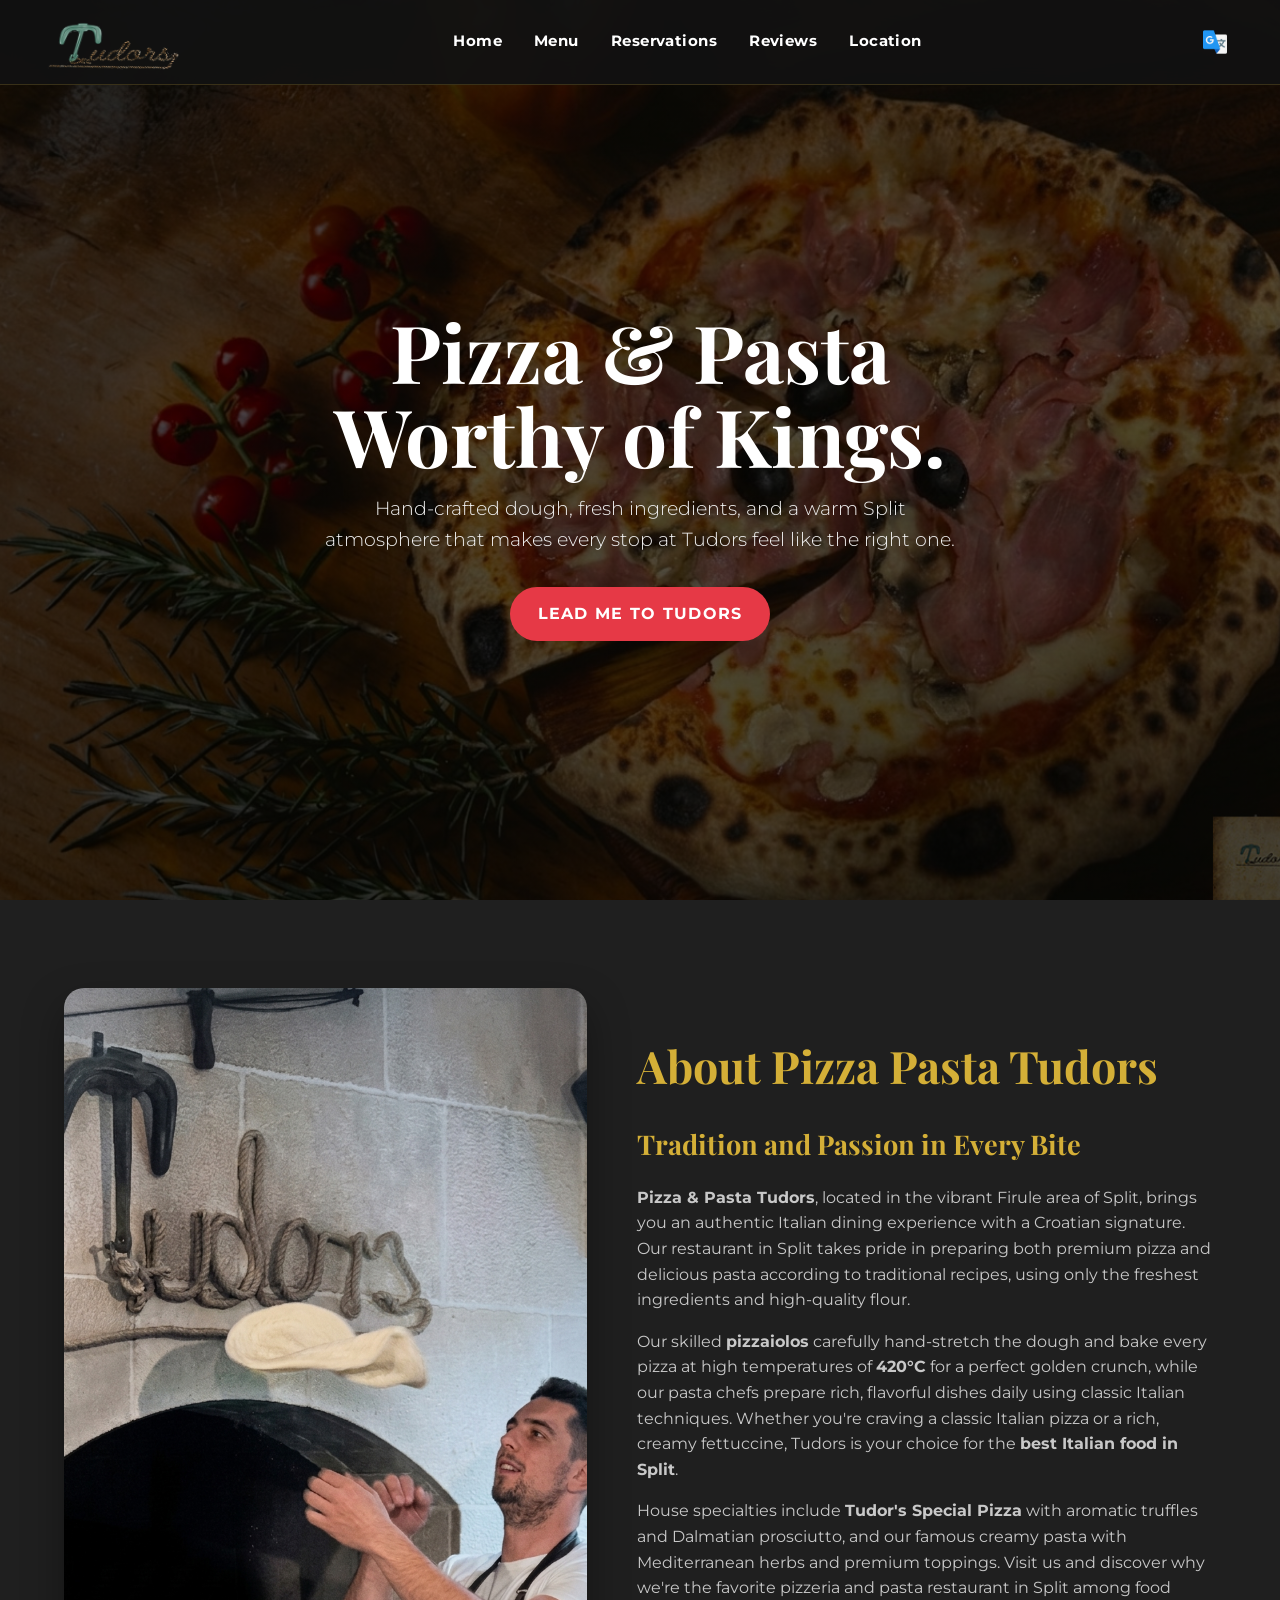
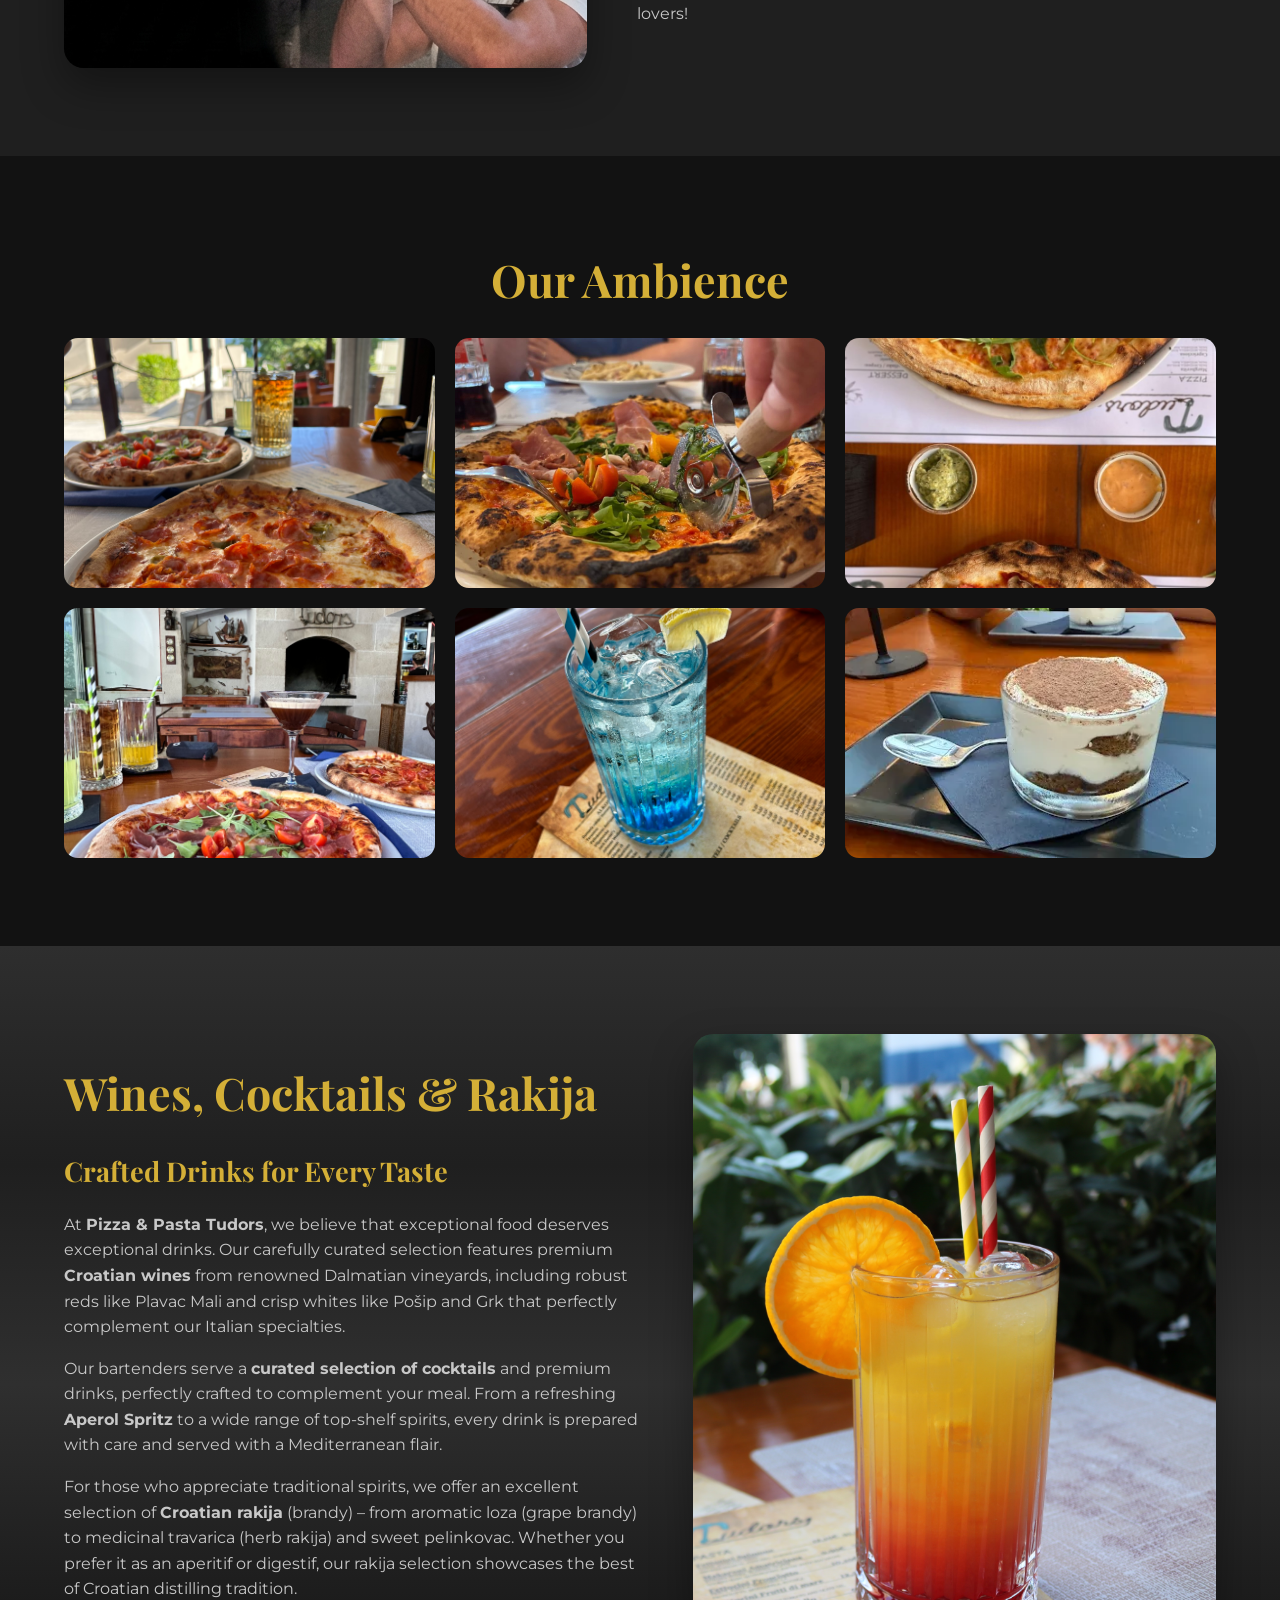
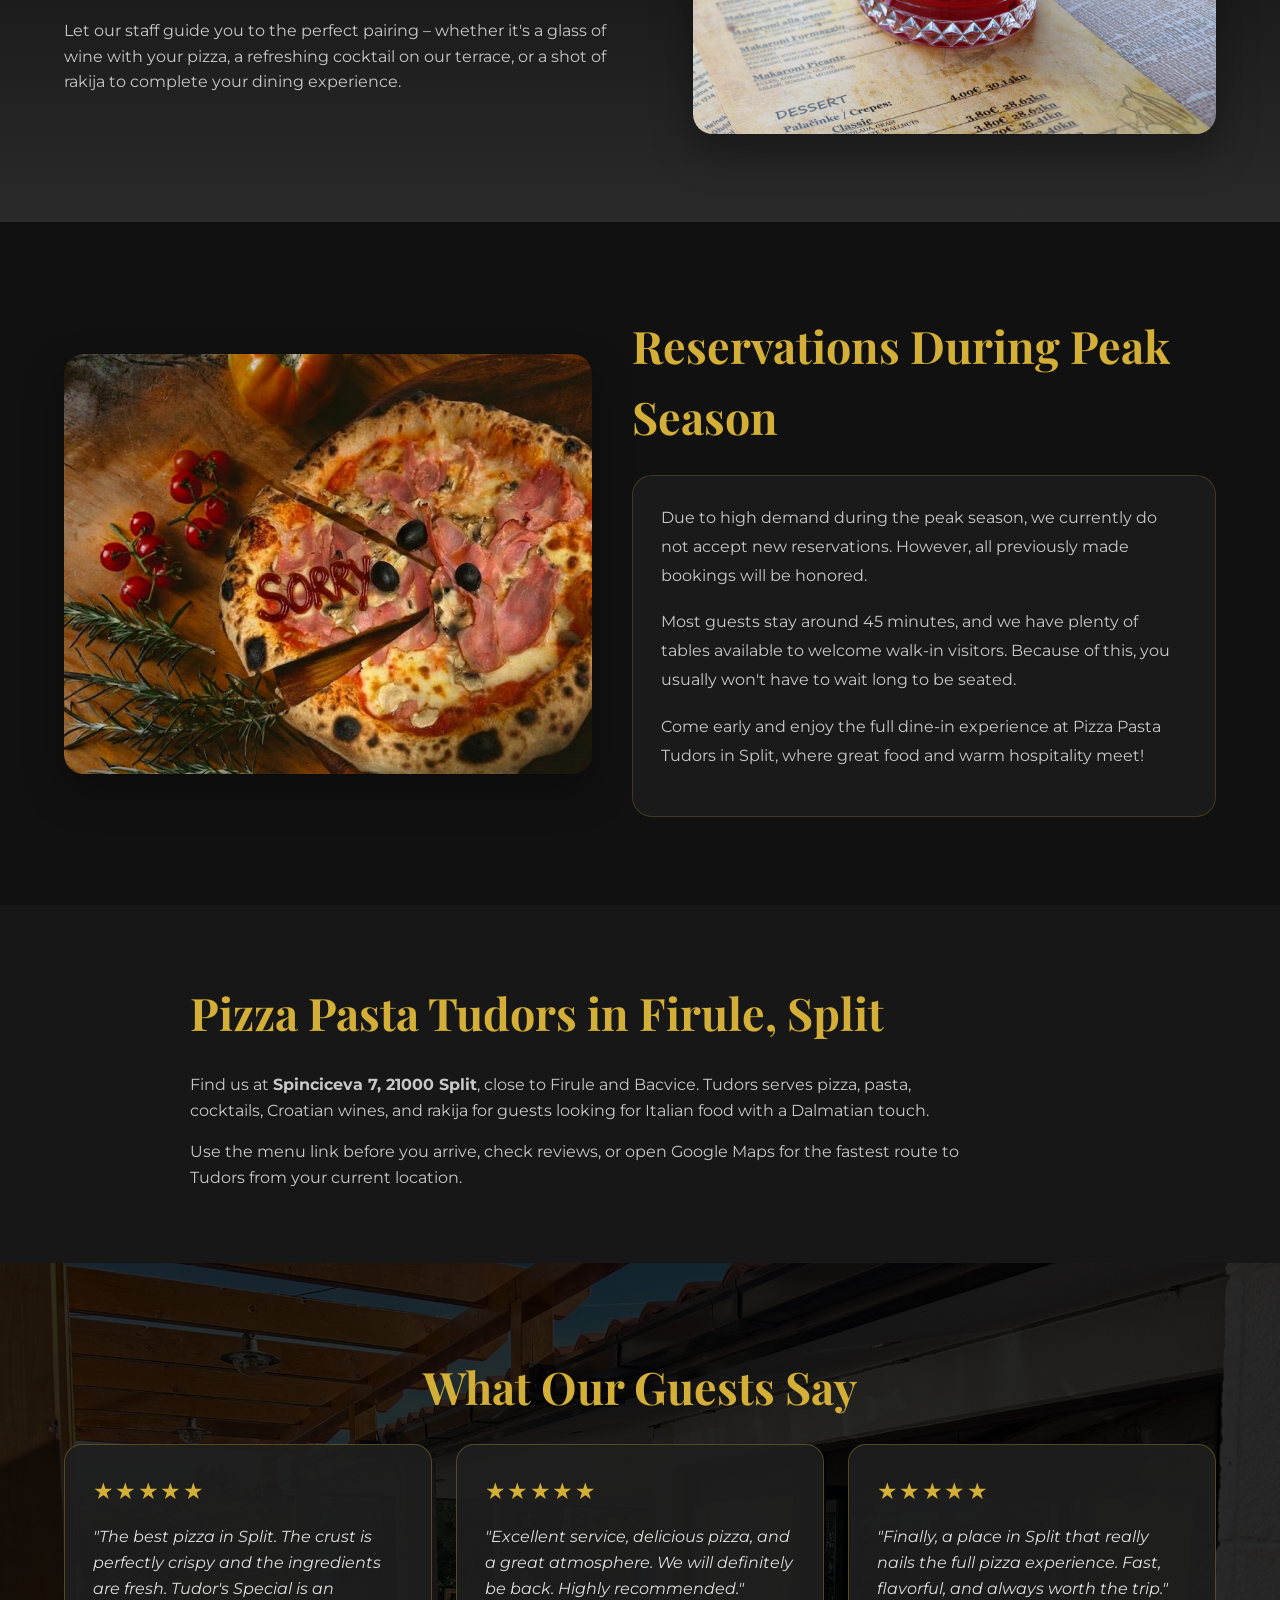
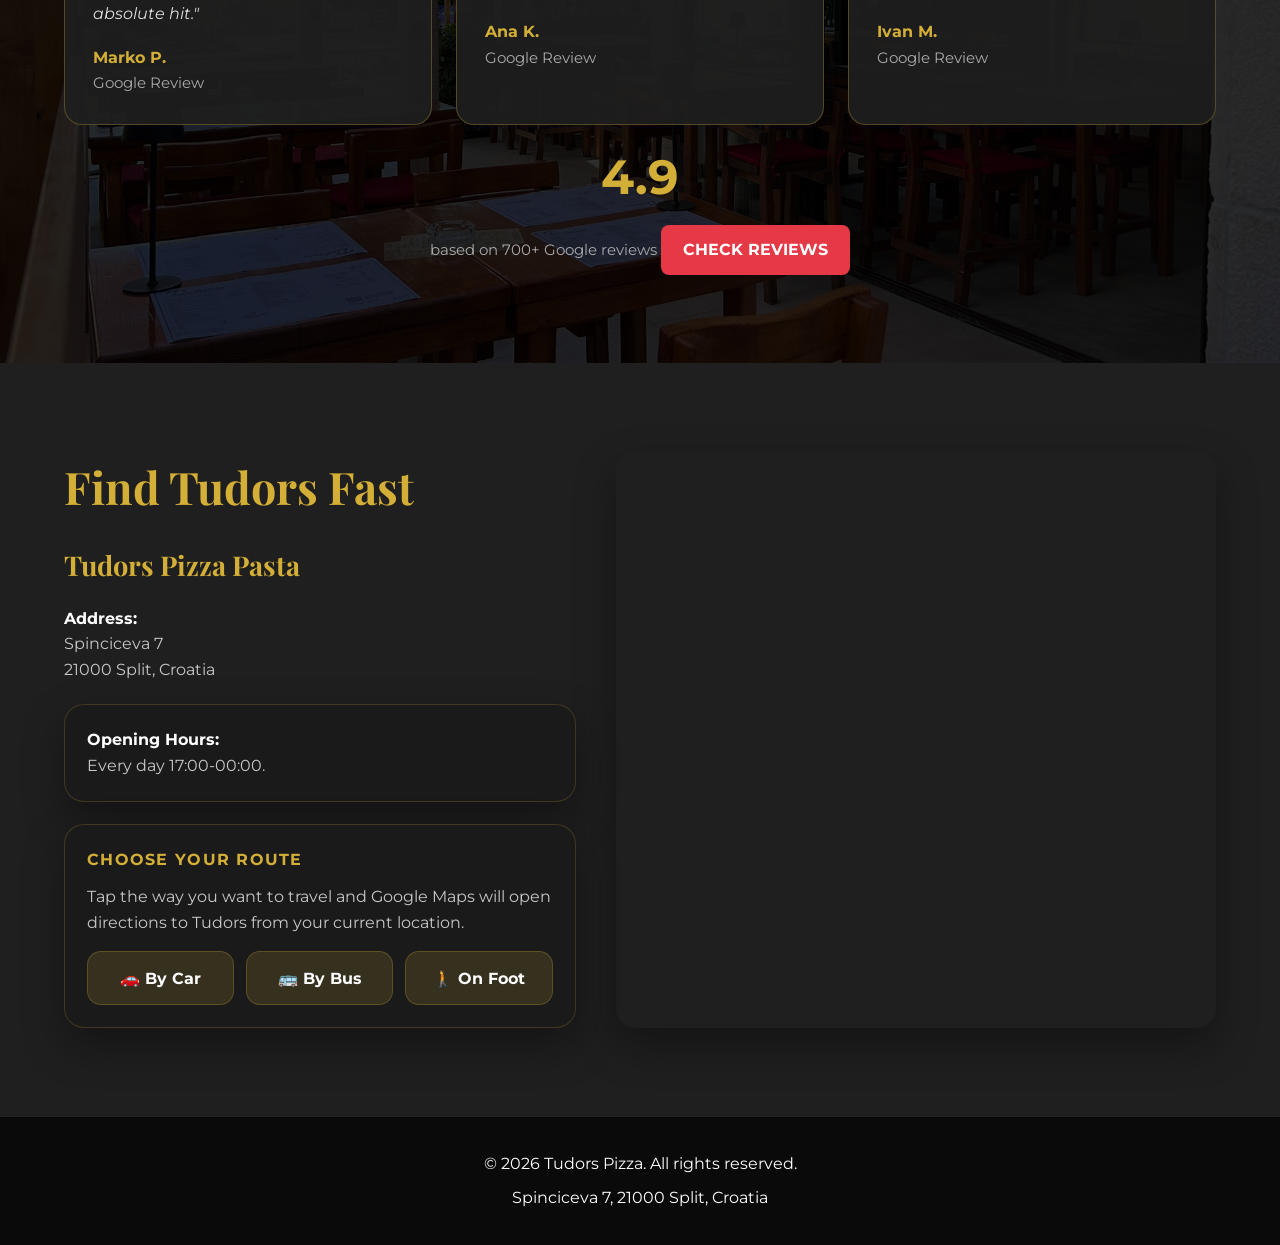
<file: index.html>
﻿<!DOCTYPE html>
<html lang="en">
<head>
    <meta charset="UTF-8">
    <meta name="viewport" content="width=device-width, initial-scale=1.0">
    <meta name="description" content="Pizza & Pasta Tudors in Firule, Split. Find Tudors Pizza Pasta at Spinciceva 7, view the menu, check reviews, and get Google Maps directions.">
    <meta name="keywords" content="Tudors Pizza Split, Pizza Pasta Tudors, pizza Split, pasta Split, pizzeria Firule, Spinciceva 7 Split">
    <meta name="robots" content="index, follow">
    <meta name="geo.region" content="HR-17">
    <meta name="geo.placename" content="Split, Croatia">
    <meta name="theme-color" content="#121212">
    <meta name="format-detection" content="telephone=no">
    <link rel="canonical" href="https://tudors.pizza/">
    <meta property="og:type" content="restaurant">
    <meta property="og:title" content="Pizza & Pasta Tudors | Split">
    <meta property="og:description" content="Pizza, pasta, cocktails, wine, and rakija at Pizza & Pasta Tudors in Firule, Split.">
    <meta property="og:url" content="https://tudors.pizza/">
    <meta property="og:image" content="https://tudors.pizza/images/tudors-pizza-split-cover.jpg">
    <meta name="twitter:card" content="summary_large_image">
    <meta name="twitter:title" content="Pizza & Pasta Tudors | Split">
    <meta name="twitter:description" content="Find Pizza & Pasta Tudors at Spinciceva 7 in Split, view the menu, check reviews, and get directions.">
    <meta name="twitter:image" content="https://tudors.pizza/images/tudors-pizza-split-cover.jpg">
    <title>Pizza Pasta Tudors Split | Pizza & Pasta in Firule</title>
    <!-- Google Tag Manager -->
    <script>(function(w,d,s,l,i){w[l]=w[l]||[];w[l].push({'gtm.start':
    new Date().getTime(),event:'gtm.js'});var f=d.getElementsByTagName(s)[0],
    j=d.createElement(s),dl=l!='dataLayer'?'&l='+l:'';j.async=true;j.src=
    'https://www.googletagmanager.com/gtm.js?id='+i+dl;f.parentNode.insertBefore(j,f);
    })(window,document,'script','dataLayer','GTM-5QC62X5M');</script>
    <!-- End Google Tag Manager -->
    <link rel="preconnect" href="https://fonts.googleapis.com">
    <link rel="preconnect" href="https://fonts.gstatic.com" crossorigin>
    <link href="https://fonts.googleapis.com/css2?family=Montserrat:wght@300;400;500;700&family=Playfair+Display:wght@700;900&display=swap" rel="stylesheet">
    <script async src="https://www.googletagmanager.com/gtag/js?id=G-SLCHY1H49H"></script>
    <script>
        window.dataLayer = window.dataLayer || [];
        function gtag(){dataLayer.push(arguments);}
        gtag('js', new Date());
        gtag('config', 'G-SLCHY1H49H');
    </script>
    <script type="application/ld+json">
        {
            "@context": "https://schema.org",
            "@type": "Restaurant",
            "name": "Pizza & Pasta Tudors",
            "alternateName": "Tudors Pizza Pasta",
            "description": "Pizza, pasta, Croatian wines, cocktails, and rakija in Firule, Split.",
            "url": "https://tudors.pizza/",
            "image": [
                "https://tudors.pizza/images/tudors-pizza-split-cover.jpg",
                "https://tudors.pizza/images/tudors-pizza-fresh-ingredients.jpg",
                "https://tudors.pizza/images/tudors-restaurant-split.jpeg"
            ],
            "address": {
                "@type": "PostalAddress",
                "streetAddress": "Spinciceva 7",
                "postalCode": "21000",
                "addressLocality": "Split",
                "addressCountry": "HR"
            },
            "servesCuisine": ["Pizza", "Pasta", "Italian", "Mediterranean", "Croatian"],
            "priceRange": "€€",
            "hasMenu": "https://app.infiora.hr/69d17b827042715fee4976a0",
            "openingHoursSpecification": [
                {
                    "@type": "OpeningHoursSpecification",
                    "dayOfWeek": [
                        "Monday",
                        "Tuesday",
                        "Wednesday",
                        "Thursday",
                        "Friday",
                        "Saturday",
                        "Sunday"
                    ],
                    "opens": "17:00",
                    "closes": "00:00"
                }
            ],
            "acceptsReservations": false,
            "paymentAccepted": "Cash, Credit Card",
            "sameAs": [
                "https://www.google.com/search?q=Pizza+Pasta+Tudors+Split"
            ]
        }
    </script>
    <link rel="stylesheet" href="style.css">
</head>
<body id="top">
    <!-- Google Tag Manager (noscript) -->
    <noscript><iframe src="https://www.googletagmanager.com/ns.html?id=GTM-5QC62X5M"
    height="0" width="0" style="display:none;visibility:hidden"></iframe></noscript>
    <!-- End Google Tag Manager (noscript) -->
    <nav>
        <a class="brand" href="#top" aria-label="Back to top">
            <img src="images/tudors-pizza-logo.png" alt="Tudors Pizza logo">
        </a>
        <div class="nav-links">
            <a href="#top">Home</a>
            <a href="https://app.infiora.hr/69d17b827042715fee4976a0" target="_blank" rel="noreferrer">Menu</a>
            <a href="#reservations">Reservations</a>
            <a href="#reviews">Reviews</a>
            <a href="#location">Location</a>
        </div>        <div class="language-selector">
            <button class="translate-btn" id="translateBtn">
                <img src="images/translate.png" alt="Translate">
            </button>
            <div class="language-dropdown" id="languageDropdown">
                <a href="#" data-lang="hr">Hrvatski</a>
                <a href="#" data-lang="de">Deutsch</a>
                <a href="#" data-lang="it">Italiano</a>
                <a href="#" data-lang="es">Español</a>
                <a href="#" data-lang="fr">Français</a>
            </div>
        </div>    </nav>

    <section class="hero">
        <div class="hero-inner">
            <h1>Pizza & Pasta Worthy of Kings.</h1>
            <p>Hand-crafted dough, fresh ingredients, and a warm Split atmosphere that makes every stop at Tudors feel like the right one.</p>
                        <div class="hero-actions">
                <a href="https://www.google.com/maps/dir/?api=1&destination=Spinciceva+7,+Split,+Croatia&travelmode=driving" class="btn" target="_blank" rel="noreferrer">Lead Me to Tudors</a>
              
            </div>
        </div>
    </section>

    <section class="about" id="about">
        <div class="about-container">
            <div class="about-image">
                <img src="images/tudors-pizzaiolo-split.png" alt="Pizzaiolo preparing pizza at Tudors in Split">
            </div>
            <div class="about-content">
                <h2 class="section-title">About Pizza Pasta Tudors</h2>
                <h3>Tradition and Passion in Every Bite</h3>
                <p>
                    <strong>Pizza & Pasta Tudors</strong>, located in the vibrant Firule area of Split, brings you an authentic Italian dining experience with a Croatian signature. Our restaurant in Split takes pride in preparing both premium pizza and delicious pasta according to traditional recipes, using only the freshest ingredients and high-quality flour.
                </p>
                <p>
                    Our skilled <strong>pizzaiolos</strong> carefully hand-stretch the dough and bake every pizza at high temperatures of <strong>420°C</strong> for a perfect golden crunch, while our pasta chefs prepare rich, flavorful dishes daily using classic Italian techniques. Whether you're craving a classic Italian pizza or a rich, creamy fettuccine, Tudors is your choice for the <strong>best Italian food in Split</strong>.
                </p>
                <p>
                    House specialties include <strong>Tudor's Special Pizza</strong> with aromatic truffles and Dalmatian prosciutto, and our famous creamy pasta with Mediterranean herbs and premium toppings. Visit us and discover why we're the favorite pizzeria and pasta restaurant in Split among food lovers!
                </p>
            </div>
        </div>
    </section>

    <section class="gallery">
        <h2 class="section-title" style="text-align: center;">Our Ambience</h2>
        <div class="gallery-grid">
            <div class="gallery-item">
                <img src="images/tudors-pizza-fresh-ingredients.jpg" alt="Fresh pizza and ingredients at Tudors in Split" loading="lazy">
            </div>
            <div class="gallery-item">
                <img src="images/tudors-pizza-slice-split.jpeg" alt="Pizza slice served at Tudors in Firule Split" loading="lazy">
            </div>
            <div class="gallery-item">
                <img src="images/tudors-pizza-drinks-split.jpeg" alt="Tudors pizza and drinks setting in Split" loading="lazy">
            </div>
            <div class="gallery-item">
                <img src="images/tudors-pizza-cocktails-split.jpg" alt="Cocktails and pizza pairing at Tudors in Split" loading="lazy">
            </div>
            <div class="gallery-item">
                <img src="images/tudors-split-cocktail.jpeg" alt="Cocktail presentation at Tudors Split" loading="lazy">
            </div>
            <div class="gallery-item">
                <img src="images/tudors-tiramisu-dessert.webp" alt="Tiramisu dessert at Tudors Split" loading="lazy">
            </div>
        </div>
    </section>

    <!-- Drinks Section -->
    <section class="drinks" id="drinks">
        <div class="drinks-container">
            <div class="drinks-content">
                <h2 class="section-title">Wines, Cocktails & Rakija</h2>
                <h3>Crafted Drinks for Every Taste</h3>
                <p>
                    At <strong>Pizza & Pasta Tudors</strong>, we believe that exceptional food deserves exceptional drinks. Our carefully curated selection features premium <strong>Croatian wines</strong> from renowned Dalmatian vineyards, including robust reds like Plavac Mali and crisp whites like Pošip and Grk that perfectly complement our Italian specialties.
                </p>
                <p>
                    Our bartenders serve a <strong>curated selection of cocktails</strong> and premium drinks, perfectly crafted to complement your meal. From a refreshing <strong>Aperol Spritz</strong> to a wide range of top-shelf spirits, every drink is prepared with care and served with a Mediterranean flair.
                </p>
                <p>
                    For those who appreciate traditional spirits, we offer an excellent selection of <strong>Croatian rakija</strong> (brandy) – from aromatic loza (grape brandy) to medicinal travarica (herb rakija) and sweet pelinkovac. Whether you prefer it as an aperitif or digestif, our rakija selection showcases the best of Croatian distilling tradition.
                </p>
                <p>
                    Let our staff guide you to the perfect pairing – whether it's a glass of wine with your pizza, a refreshing cocktail on our terrace, or a shot of rakija to complete your dining experience.
                </p>
            </div>
            <div class="drinks-image">
                <img src="images/tudors-tequila-sunrise-cocktail.jpeg" alt="Tequila Sunrise cocktail at Tudors Split" loading="lazy">
            </div>
        </div>
    </section>

    <section class="reservations" id="reservations">
        <div class="reservations-container">
            <div class="reservations-image">
                <img src="images/tudors-reservations-closed.jpg" alt="Reservation notice at Tudors Pizza Pasta Split" loading="lazy">
            </div>
            <div>
                <h2 class="section-title">Reservations During Peak Season</h2>
                <div class="reservations-copy">
                    <p>Due to high demand during the peak season, we currently do not accept new reservations. However, all previously made bookings will be honored.</p>
                    <p>Most guests stay around 45 minutes, and we have plenty of tables available to welcome walk-in visitors. Because of this, you usually won’t have to wait long to be seated.</p>
                    <p>Come early and enjoy the full dine-in experience at Pizza Pasta Tudors in Split, where great food and warm hospitality meet!</p>
                </div>
            </div>
        </div>
    </section>

    <section class="local-guide" aria-labelledby="local-guide-title">
        <div class="local-guide-container">
            <h2 class="section-title" id="local-guide-title">Pizza Pasta Tudors in Firule, Split</h2>
            <p>Find us at <strong>Spinciceva 7, 21000 Split</strong>, close to Firule and Bacvice. Tudors serves pizza, pasta, cocktails, Croatian wines, and rakija for guests looking for Italian food with a Dalmatian touch.</p>
            <p>Use the menu link before you arrive, check reviews, or open Google Maps for the fastest route to Tudors from your current location.</p>
        </div>
    </section>

    <section class="reviews" id="reviews">
        <div class="reviews-shell">
            <h2 class="section-title" style="text-align: center;">What Our Guests Say</h2>
            <div class="reviews-container">
                <div class="review-card">
                    <div class="stars">★★★★★</div>
                    <p>"The best pizza in Split. The crust is perfectly crispy and the ingredients are fresh. Tudor's Special is an absolute hit."</p>
                    <div class="reviewer">
                        <strong>Marko P.</strong>
                        <span>Google Review</span>
                    </div>
                </div>
                <div class="review-card">
                    <div class="stars">★★★★★</div>
                    <p>"Excellent service, delicious pizza, and a great atmosphere. We will definitely be back. Highly recommended."</p>
                    <div class="reviewer">
                        <strong>Ana K.</strong>
                        <span>Google Review</span>
                    </div>
                </div>
                <div class="review-card">
                    <div class="stars">★★★★★</div>
                    <p>"Finally, a place in Split that really nails the full pizza experience. Fast, flavorful, and always worth the trip."</p>
                    <div class="reviewer">
                        <strong>Ivan M.</strong>
                        <span>Google Review</span>
                    </div>
                </div>
            </div>
            <div class="google-rating">
                <span class="rating-score">4.9</span>
                <span class="rating-text">based on 700+ Google reviews</span>
                <a class="review-link" href="https://www.google.com/search?q=Pizza+Pasta+Tudors+Split+reviews" target="_blank" rel="noreferrer">Check Reviews</a>
            </div>
        </div>
    </section>

        <section class="location" id="location">
        <div class="location-container">
            <div class="location-copy">
                <div class="location-info">
                    <h2 class="section-title">Find Tudors Fast</h2>
                    <h3>Tudors Pizza Pasta</h3>
                    <div class="address">
                        <p><strong>Address:</strong><br>Spinciceva 7<br>21000 Split, Croatia</p>
                    </div>
                </div>

                <div class="status-card">
                    <p><strong>Opening Hours:</strong></p>
                    <p>Every day 17:00-00:00.</p>
                </div>

                <div class="travel-links">
                    <h4>Choose Your Route</h4>
                    <p>Tap the way you want to travel and Google Maps will open directions to Tudors from your current location.</p>
                    <div class="travel-options">
                        <a href="https://www.google.com/maps/dir/?api=1&destination=Spinciceva+7,+Split,+Croatia&travelmode=driving" target="_blank" rel="noreferrer">🚗 By Car</a>
                        <a href="https://www.google.com/maps/dir/?api=1&destination=Spinciceva+7,+Split,+Croatia&travelmode=transit" target="_blank" rel="noreferrer">🚌 By Bus</a>
                        <a href="https://www.google.com/maps/dir/?api=1&destination=Spinciceva+7,+Split,+Croatia&travelmode=walking" target="_blank" rel="noreferrer">🚶 On Foot</a>
                    </div>
                </div>
</div>

            <div class="map">
                <iframe
                    src="https://www.google.com/maps?q=Spinciceva+7,+Split,+Croatia&z=16&output=embed"
                    loading="lazy"
                    allowfullscreen
                    referrerpolicy="no-referrer-when-downgrade"
                    title="Tudors Pizza Split Location"></iframe>
            </div>
        </div>
    </section>

    <footer>
        <p>&copy; 2026 Tudors Pizza. All rights reserved.</p>
        <p>Spinciceva 7, 21000 Split, Croatia</p>
    </footer>

    
    <script src="script.js"></script>
</body>
</html>
</file>
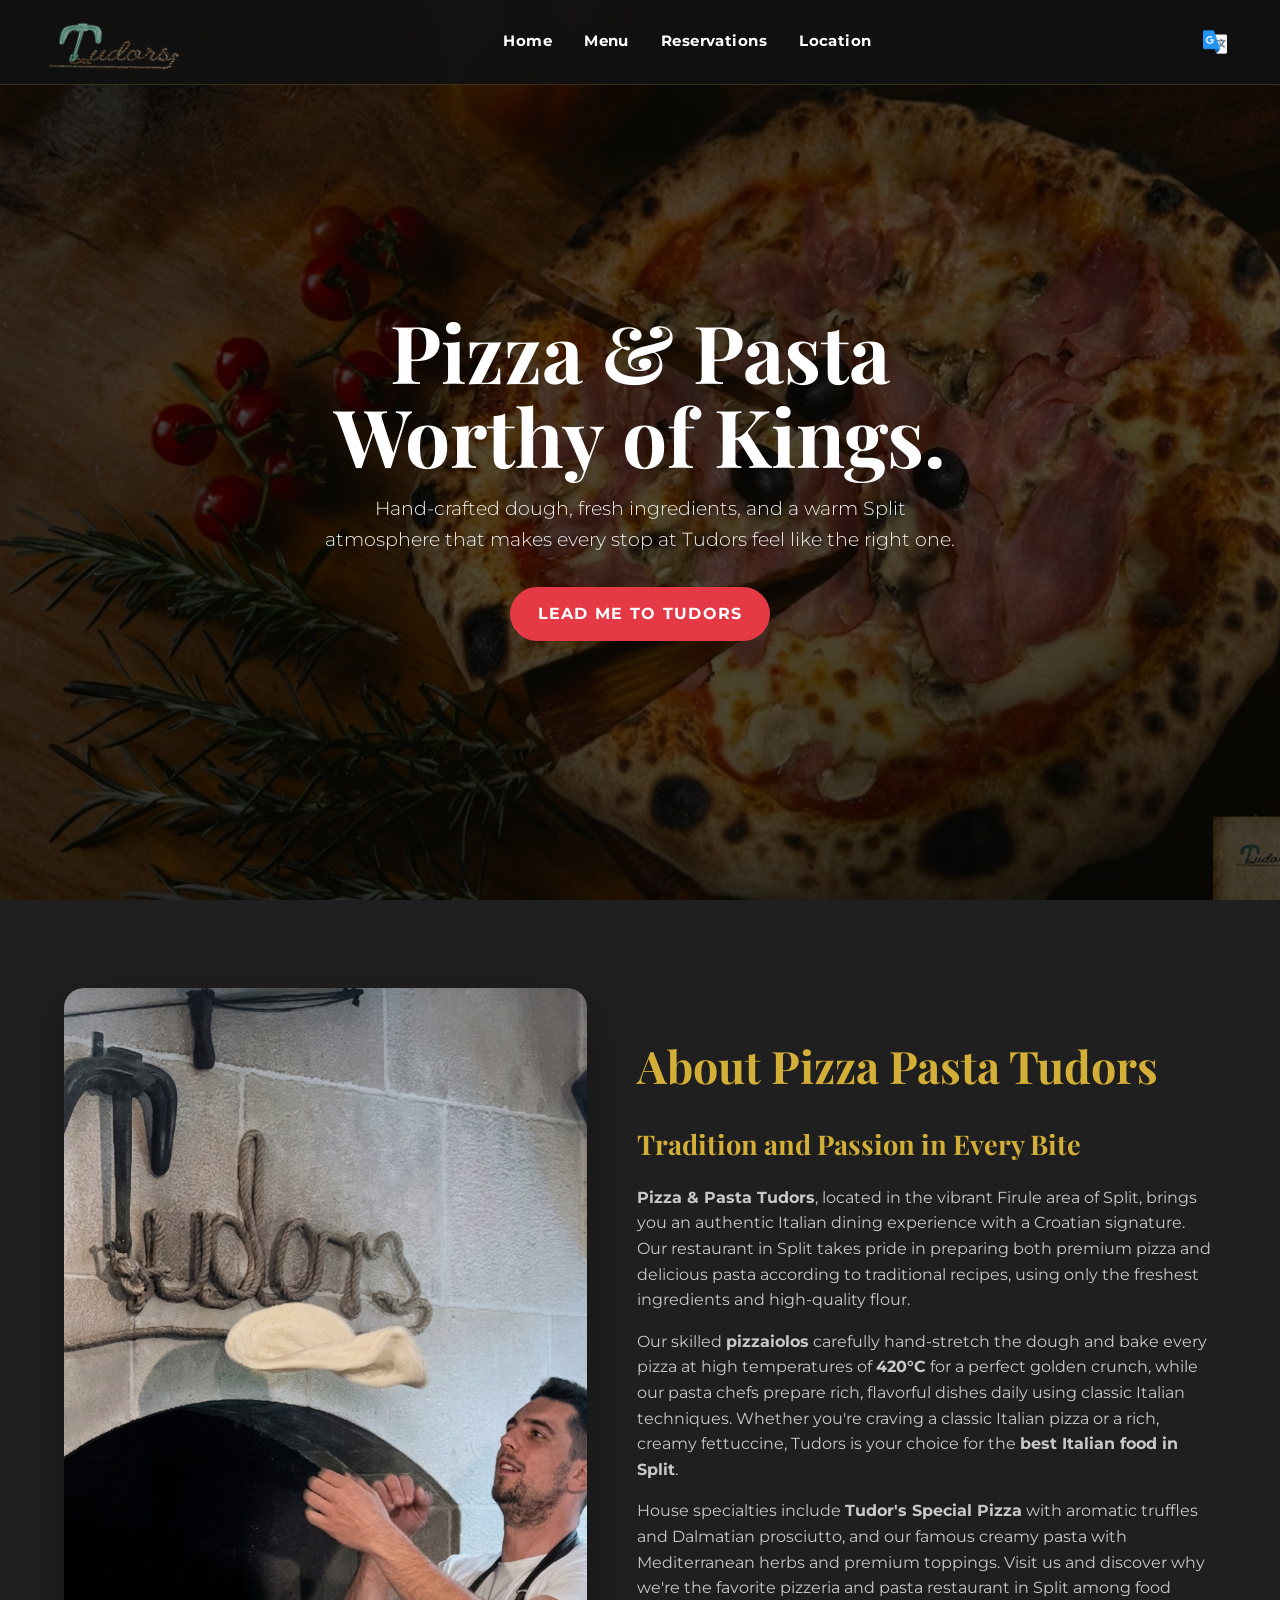
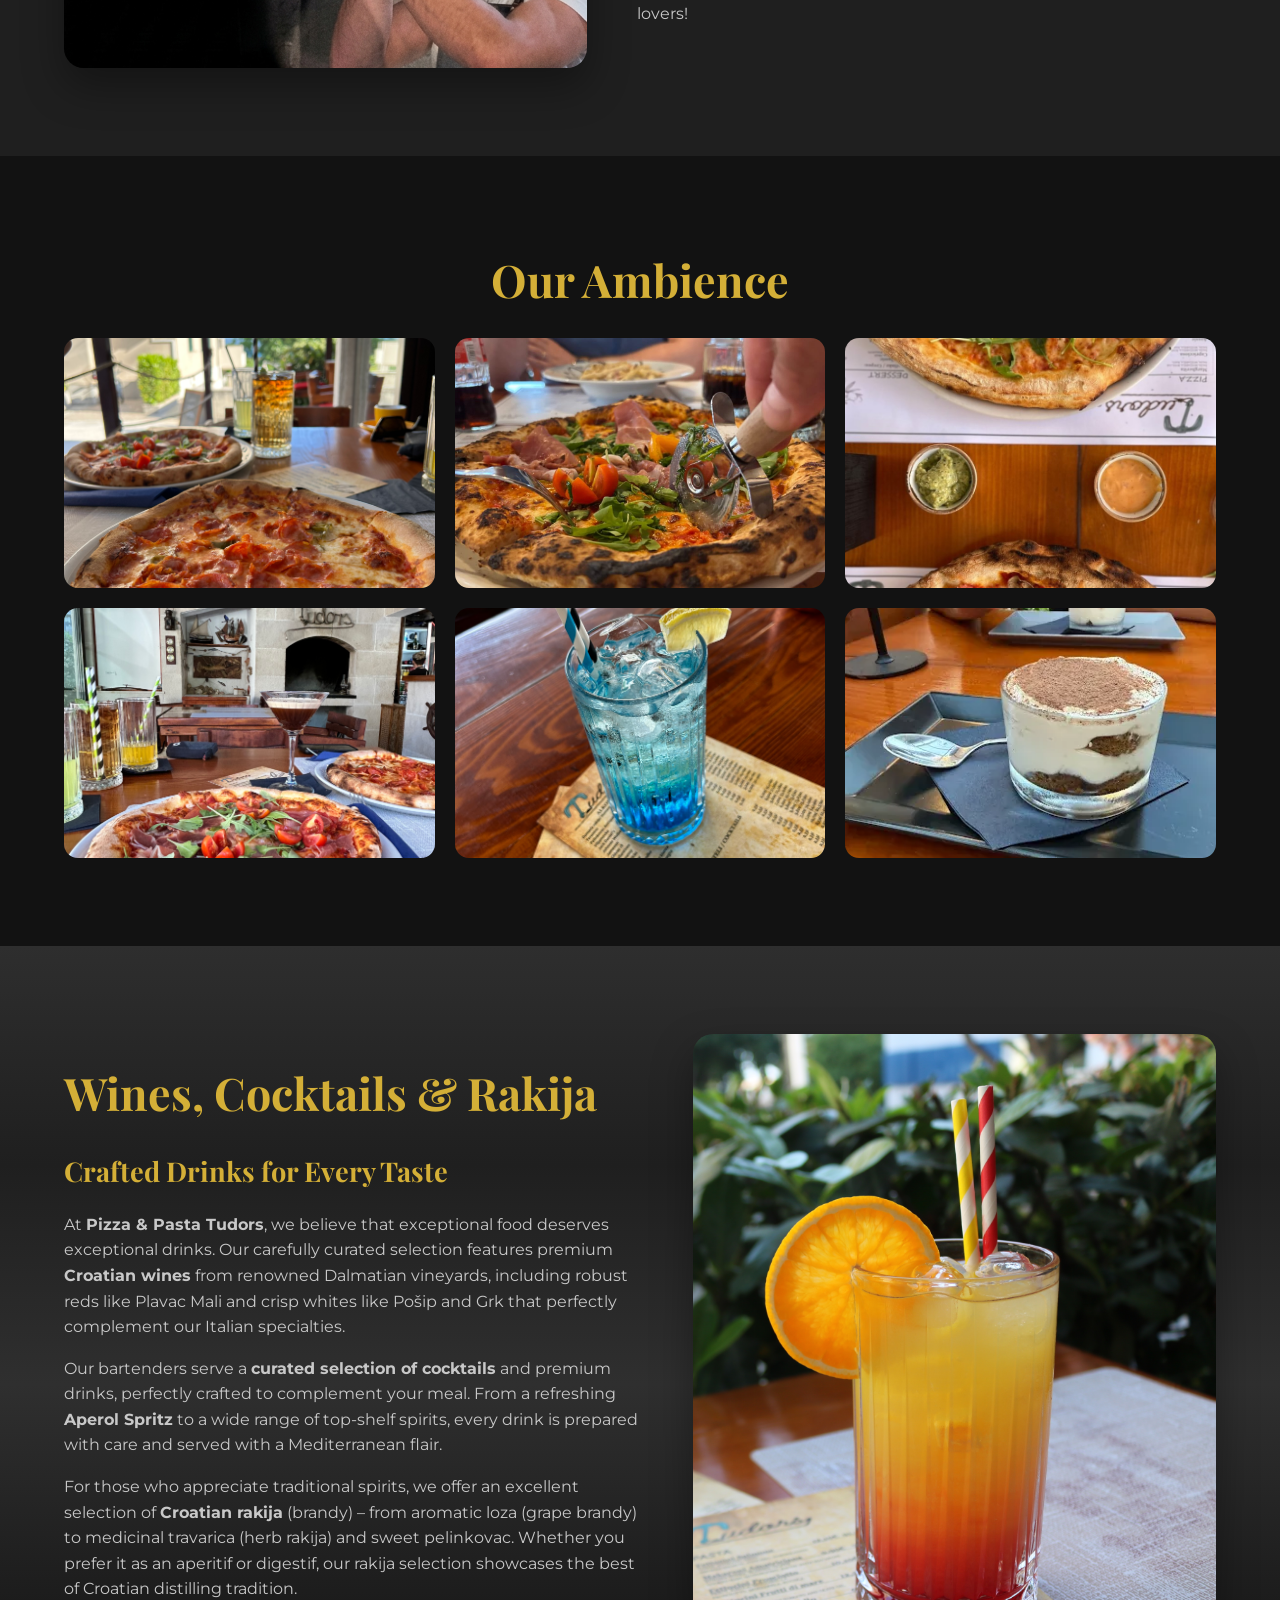
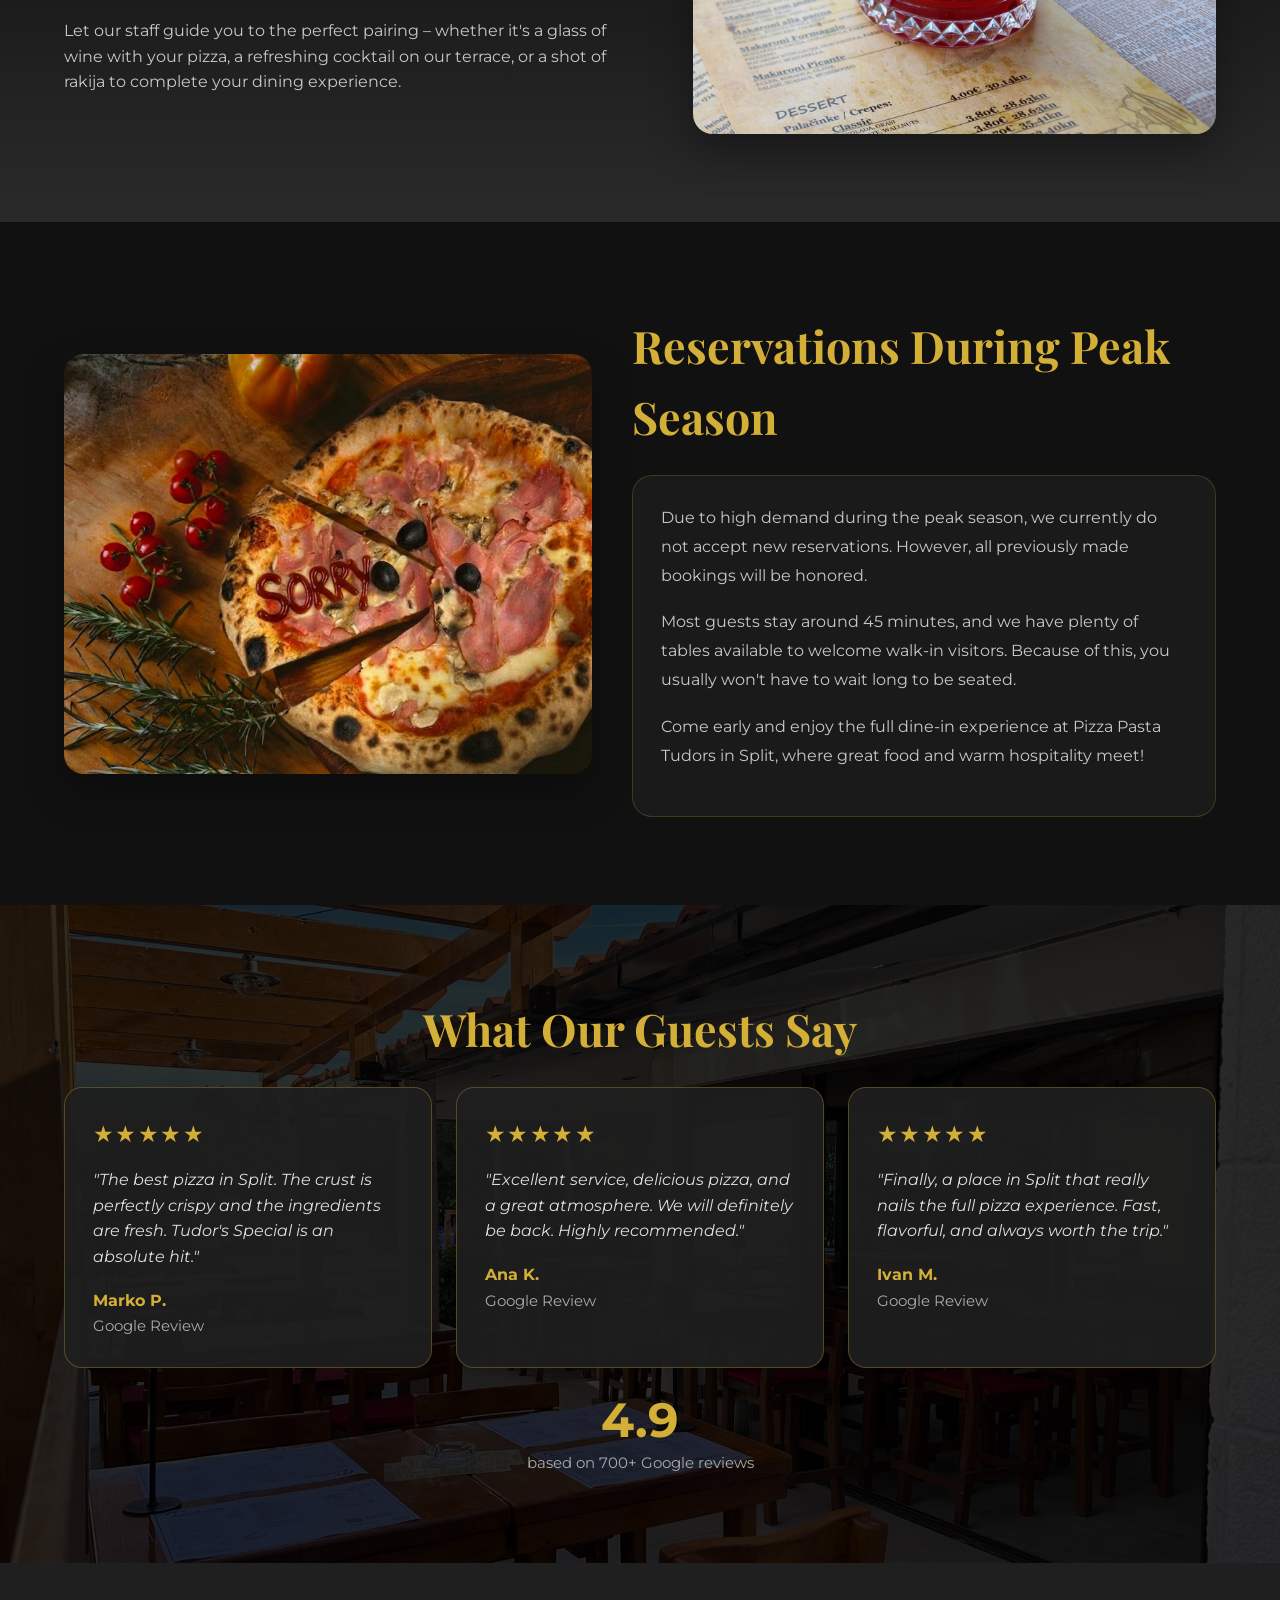
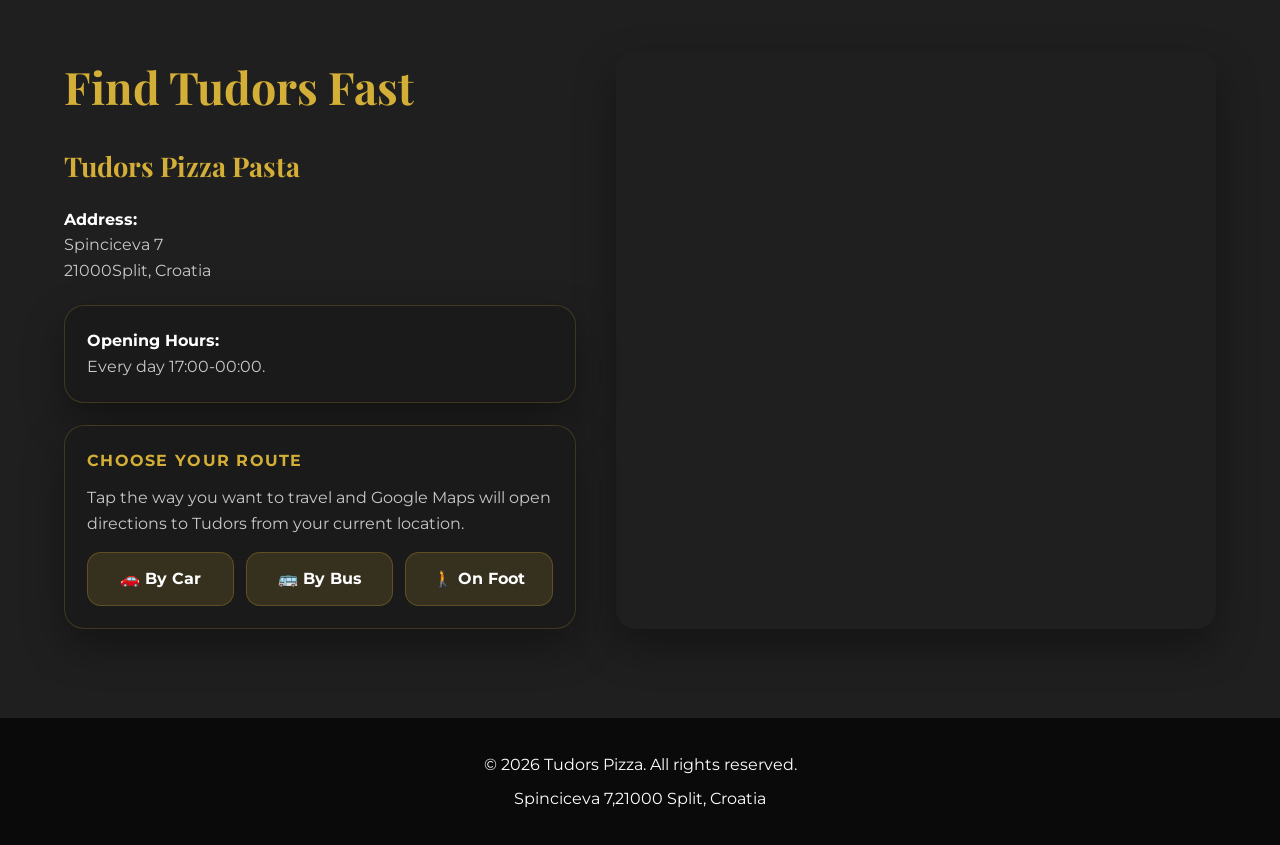
<file: main-main/index.html>
<!DOCTYPE html>
<html lang="en">
<head>
    <meta charset="UTF-8">
    <meta name="viewport" content="width=device-width, initial-scale=1.0">
    <meta name="description" content="Tudors Pizza Split - Authentic Italian pizza worthy of kings. Find Tudors Pizza in Split and get directions fast.">
    <meta name="keywords" content="Tudors Pizza Split, pizza Split, pizzeria Split, directions Tudors Pizza, Spinciceva 7 Split">
    <title>Tudors Pizza | Taste of Royalty</title>
    <!-- Google Tag Manager -->
    <script>(function(w,d,s,l,i){w[l]=w[l]||[];w[l].push({'gtm.start':
    new Date().getTime(),event:'gtm.js'});var f=d.getElementsByTagName(s)[0],
    j=d.createElement(s),dl=l!='dataLayer'?'&l='+l:'';j.async=true;j.src=
    'https://www.googletagmanager.com/gtm.js?id='+i+dl;f.parentNode.insertBefore(j,f);
    })(window,document,'script','dataLayer','GTM-5QC62X5M');</script>
    <!-- End Google Tag Manager -->
    <link href="https://fonts.googleapis.com/css2?family=Montserrat:wght@300;400;500;700&family=Playfair+Display:wght@700;900&display=swap" rel="stylesheet">
    <script async src="https://www.googletagmanager.com/gtag/js?id=G-SLCHY1H49H"></script>
    <script>
        window.dataLayer = window.dataLayer || [];
        function gtag(){dataLayer.push(arguments);}
        gtag('js', new Date());
        gtag('config', 'G-SLCHY1H49H');
    </script>
    <style>
        :root {
            --dark: #121212;
            --dark-soft: #1a1a1a;
            --gold: #d4af37;
            --gold-soft: rgba(212, 175, 55, 0.15);
            --red: #e63946;
            --white: #ffffff;
            --gray: #1f1f1f;
            --muted: #c8c8c8;
            --border: rgba(212, 175, 55, 0.2);
            --shadow: 0 18px 40px rgba(0, 0, 0, 0.35);
        }

        * {
            margin: 0;
            padding: 0;
            box-sizing: border-box;
        }

        html {
            scroll-behavior: smooth;
        }

        body {
            font-family: 'Montserrat', sans-serif;
            background: var(--dark);
            color: var(--white);
            line-height: 1.6;
            overflow-x: hidden;
        }

        img {
            max-width: 100%;
            display: block;
        }

        a {
            color: inherit;
        }

        nav {
            display: flex;
            justify-content: space-between;
            align-items: center;
            gap: 10px;
            padding: 10px 3.5%;
            background: rgba(18, 18, 18, 0.94);
            backdrop-filter: blur(14px);
            position: fixed;
            inset: 0 0 auto 0;
            width: 100%;
            z-index: 1000;
            border-bottom: 1px solid var(--border);
        }

        .brand {
            display: inline-flex;
            align-items: center;
        }

        .brand img {
            width: 135px;
            height: auto;
        }

        .nav-links {
            display: flex;
            align-items: center;
            flex-wrap: wrap;
            justify-content: flex-end;
            gap: 8px;
        }

        .nav-links a {
            color: var(--white);
            text-decoration: none;
            font-weight: 700;
            font-size: 0.92rem;
            letter-spacing: 0.03em;
            padding: 8px 12px;
            border-radius: 999px;
            transition: background-color 0.3s, color 0.3s, transform 0.3s;
        }

        .nav-links a:hover,
        .nav-links a:focus-visible {
            color: var(--gold);
            background: rgba(255, 255, 255, 0.05);
            transform: translateY(-1px);
        }

        .language-selector {
            position: relative;
        }

        .translate-btn {
            background: none;
            border: none;
            cursor: pointer;
            padding: 8px;
        }

        .translate-btn img {
            width: 24px;
            height: 24px;
        }

        .language-dropdown {
            display: none;
            position: absolute;
            top: 100%;
            right: 0;
            background: var(--dark-soft);
            border: 1px solid var(--border);
            border-radius: 8px;
            padding: 8px 0;
            min-width: 120px;
            z-index: 1001;
        }

        .language-dropdown a {
            display: block;
            padding: 8px 16px;
            color: var(--white);
            text-decoration: none;
        }

        .language-dropdown a:hover {
            background: var(--gold-soft);
            color: var(--gold);
        }

        .hero {
            min-height: 100vh;
            background:
                linear-gradient(rgba(0, 0, 0, 0.64), rgba(0, 0, 0, 0.72)),
                url('./Pictures/cover.jpg');
            background-size: cover;
            background-position: center;
            display: flex;
            align-items: center;
            justify-content: center;
            text-align: center;
            padding: 140px 20px 90px;
        }

        .hero-inner {
            max-width: 760px;
        }

        .hero h1 {
            font-family: 'Playfair Display', serif;
            font-size: clamp(2.9rem, 8vw, 5rem);
            line-height: 1.05;
            margin-bottom: 1rem;
        }

        .hero p {
            font-size: clamp(1rem, 2.6vw, 1.2rem);
            max-width: 640px;
            margin: 0 auto 2rem;
            font-weight: 300;
            color: #efefef;
        }

        .hero-actions {
            display: flex;
            justify-content: center;
            flex-wrap: wrap;
            gap: 14px;
        }

        .btn,
        .btn-secondary {
            display: inline-flex;
            align-items: center;
            justify-content: center;
            min-height: 52px;
            padding: 14px 28px;
            text-decoration: none;
            font-weight: 700;
            border-radius: 999px;
            transition: transform 0.3s, background-color 0.3s, border-color 0.3s;
            text-transform: uppercase;
            letter-spacing: 0.08em;
            text-align: center;
        }

        .btn {
            background-color: var(--red);
            color: var(--white);
        }

        .btn:hover,
        .btn:focus-visible {
            transform: translateY(-2px);
            background-color: #c42f3b;
        }

        .btn-secondary {
            color: var(--white);
            border: 1px solid rgba(255, 255, 255, 0.22);
            background: rgba(255, 255, 255, 0.05);
        }

        .btn-secondary:hover,
        .btn-secondary:focus-visible {
            transform: translateY(-2px);
            border-color: var(--gold);
            color: var(--gold);
        }

        section {
            scroll-margin-top: 110px;
        }

        .about,
        .gallery,
        .reviews,
        .location,
        .drinks {
            padding: 88px 5%;
        }

        .about {
            background: var(--gray);
        }

        .about-container {
            display: grid;
            grid-template-columns: minmax(320px, 0.95fr) minmax(320px, 1.05fr);
            gap: 50px;
            align-items: center;
            max-width: 1200px;
            margin: 0 auto;
        }

        .location-container {
            display: grid;
            grid-template-columns: minmax(320px, 0.92fr) minmax(380px, 1.08fr);
            gap: 40px;
            align-items: stretch;
            max-width: 1200px;
            margin: 0 auto;
        }

        .about-image img,
        .map,
        .travel-links,
        .status-card {
            border-radius: 20px;
            box-shadow: var(--shadow);
        }

        .about-image img {
            width: 100%;
            height: 680px;
            object-fit: cover;
            object-position: center top;
            background: #111;
        }

        .section-title {
            font-family: 'Playfair Display', serif;
            font-size: clamp(2.1rem, 4vw, 2.8rem);
            color: var(--gold);
            margin-bottom: 22px;
        }

        .about-content h3,
        .location-info h3,
        .drinks-content h3 {
            color: var(--gold);
            font-size: 1.7rem;
            margin-bottom: 18px;
            font-family: 'Playfair Display', serif;
        }

        .about-content p,
        .location-info p,
        .travel-links p,
        .status-card p,
        .drinks-content p {
            color: var(--muted);
        }

        .about-content p + p,
        .location-info > div + div {
            margin-top: 16px;
        }

        .gallery {
            background: var(--dark);
        }

        .gallery-grid {
            display: grid;
            grid-template-columns: repeat(3, minmax(0, 1fr));
            gap: 20px;
            max-width: 1200px;
            margin: 0 auto;
        }

        .gallery-item {
            overflow: hidden;
            border-radius: 14px;
            height: 250px;
        }

        .gallery-item img {
            width: 100%;
            height: 100%;
            object-fit: cover;
            transition: transform 0.3s;
        }

        .gallery-item:hover img {
            transform: scale(1.08);
        }

        .reviews {
            background:
                linear-gradient(rgba(0, 0, 0, 0.82), rgba(0, 0, 0, 0.82)),
                url('./Pictures/Pizzeria.JPEG');
            background-size: cover;
            background-position: center;
        }

        .reviews-shell {
            max-width: 1200px;
            margin: 0 auto;
        }

        .reviews-container {
            display: grid;
            grid-template-columns: repeat(3, minmax(0, 1fr));
            gap: 24px;
            margin-bottom: 28px;
        }

        .review-card {
            background: rgba(31, 31, 31, 0.92);
            padding: 28px;
            border-radius: 18px;
            border: 1px solid rgba(212, 175, 55, 0.3);
        }

        .stars {
            color: var(--gold);
            font-size: 1.45rem;
            margin-bottom: 14px;
            letter-spacing: 0.06em;
        }

        .review-card p {
            font-style: italic;
            margin-bottom: 18px;
            color: #ddd;
        }

        .reviewer strong {
            color: var(--gold);
            display: block;
        }

        .reviewer span,
        .rating-text {
            font-size: 0.92rem;
            color: #aaa;
        }

        .google-rating {
            text-align: center;
        }

        .rating-score {
            font-size: 3rem;
            font-weight: 700;
            color: var(--gold);
            display: block;
            line-height: 1;
            margin-bottom: 6px;
        }

        .location {
            background: var(--gray);
        }

        .location-container {
            align-items: stretch;
            grid-template-columns: minmax(320px, 0.92fr) minmax(380px, 1.08fr);
        }

        .location-copy {
            display: grid;
            gap: 22px;
            align-content: start;
        }

        .status-card,
        .travel-links {
            background: var(--dark-soft);
            border: 1px solid var(--border);
            padding: 22px;
        }

        .status-card strong,
        .location-info strong,
        .travel-links strong {
            color: var(--white);
        }

        .travel-links h4 {
            font-size: 1rem;
            margin-bottom: 12px;
            color: var(--gold);
            text-transform: uppercase;
            letter-spacing: 0.08em;
        }

        .travel-options {
            display: grid;
            grid-template-columns: repeat(3, minmax(0, 1fr));
            gap: 12px;
            margin-top: 16px;
        }

        .travel-options a {
            display: inline-flex;
            align-items: center;
            justify-content: center;
            min-height: 54px;
            padding: 12px 16px;
            text-align: center;
            text-decoration: none;
            background: var(--gold-soft);
            border: 1px solid rgba(212, 175, 55, 0.25);
            color: var(--white);
            border-radius: 14px;
            font-weight: 700;
            transition: transform 0.3s, border-color 0.3s, background-color 0.3s, color 0.3s;
        }

        .travel-options a:hover,
        .travel-options a:focus-visible {
            transform: translateY(-2px);
            border-color: var(--gold);
            color: var(--gold);
            background: rgba(212, 175, 55, 0.08);
        }

        .map {
            overflow: hidden;
            min-height: 100%;
            align-self: stretch;
        }

        .map iframe {
            display: block;
            width: 100%;
            height: 100%;
            min-height: 520px;
            border: 0;
        }

        /* Drinks Section */
        .drinks {
            background: linear-gradient(180deg, #2e2e2e 0%, #1f1f1f 25%, #2f2f2f 50%, #1c1c1c 75%, #2a2a2a 100%);
        }

        .drinks-container {
            display: grid;
            grid-template-columns: minmax(320px, 1.05fr) minmax(320px, 0.95fr);
            gap: 50px;
            align-items: center;
            max-width: 1200px;
            margin: 0 auto;
        }

        .reservations {
            background: #111;
            padding: 88px 5%;
        }

        .reservations-container {
            max-width: 1200px;
            margin: 0 auto;
            display: grid;
            grid-template-columns: minmax(320px, 0.95fr) minmax(320px, 1.05fr);
            gap: 40px;
            align-items: center;
        }

        .reservations-image img {
            width: 100%;
            height: 100%;
            min-height: 420px;
            object-fit: cover;
            border-radius: 20px;
            box-shadow: var(--shadow);
            background: #111;
        }

        .reservations-copy {
            background: var(--dark-soft);
            border: 1px solid var(--border);
            border-radius: 20px;
            padding: 28px;
            color: var(--muted);
            line-height: 1.8;
        }

        .reservations-copy p {
            margin-bottom: 18px;
        }

        .drinks-content h3 {
            margin-top: 0;
        }

        .drinks-content p {
            margin-bottom: 16px;
        }

        .drinks-image {
            position: relative;
        }

        .drinks-image img {
            width: 100%;
            height: 700px;
            object-fit: cover;
            object-position: center right;
            border-radius: 20px;
            box-shadow: var(--shadow);
        }

        footer {
            padding: 34px 20px;
            text-align: center;
            background: #0a0a0a;
            border-top: 1px solid #222;
        }

        footer p + p {
            margin-top: 8px;
        }

        @media (max-width: 1024px) {
            .about-container,
            .location-container,
            .reviews-container,
            .gallery-grid,
            .drinks-container {
                grid-template-columns: repeat(2, minmax(0, 1fr));
            }

            .gallery-grid {
                grid-template-columns: repeat(2, minmax(0, 1fr));
            }
        }

        @media (max-width: 768px) {
            nav {
                flex-direction: column;
                align-items: center;
                padding: 10px 14px;
            }

            .brand {
                justify-content: center;
            }

            .brand img {
                width: 120px;
            }

            .nav-links {
                width: 100%;
                justify-content: center;
                flex-wrap: wrap;
                gap: 6px;
                margin-top: 10px;
            }

            .nav-links a {
                font-size: 0.82rem;
                padding: 8px 10px;
                text-align: center;
            }

            nav {
                flex-direction: column;
                align-items: center;
                padding: 10px 14px;
                position: relative;
            }

            .language-selector {
                position: absolute;
                top: 10px;
                right: 14px;
                width: auto;
                margin-top: 0;
                display: flex;
                justify-content: flex-end;
            }

            .translate-btn {
                width: 36px;
                height: 36px;
                border-radius: 50%;
                background: rgba(255, 255, 255, 0.08);
                display: inline-flex;
                align-items: center;
                justify-content: center;
                padding: 6px;
            }

            .language-dropdown {
                right: 0;
                left: auto;
                transform: none;
                min-width: 150px;
            }

            .hero {
                padding-top: 170px;
            }

            .about,
            .gallery,
            .reviews,
            .location,
            .drinks,
            .reservations {
                padding: 72px 18px;
            }

            .about-container,
            .location-container,
            .reviews-container,
            .gallery-grid,
            .travel-options,
            .drinks-container,
            .reservations-container {
                grid-template-columns: 1fr;
            }

            .drinks-image {
                order: -1;
            }

            .drinks-image img {
                height: 400px;
            }

            .map iframe {
                min-height: 340px;
            }
        }

        @media (max-width: 480px) {
            .hero-actions {
                flex-direction: column;
            }

            .btn,
            .btn-secondary {
                width: 100%;
            }

            .review-card,
            .status-card,
            .travel-links {
                padding: 20px;
            }
        }
    </style>
</head>
<body id="top">
    <!-- Google Tag Manager (noscript) -->
    <noscript><iframe src="https://www.googletagmanager.com/ns.html?id=GTM-5QC62X5M"
    height="0" width="0" style="display:none;visibility:hidden"></iframe></noscript>
    <!-- End Google Tag Manager (noscript) -->
    <nav>
        <a class="brand" href="#top" aria-label="Back to top">
            <img src="./Pictures/tudors_logo.png" alt="Tudors Pizza logo">
        </a>
        <div class="nav-links">
            <a href="#top">Home</a>
            <a href="https://app.infiora.hr/69d17b827042715fee4976a0" target="_blank" rel="noreferrer">Menu</a>
            <a href="#reservations">Reservations</a>
            <a href="#location">Location</a>
        </div>        <div class="language-selector">
            <button class="translate-btn" id="translateBtn">
                <img src="./Pictures/translate.png" alt="Translate">
            </button>
            <div class="language-dropdown" id="languageDropdown">
                <a href="#" data-lang="hr">Hrvatski</a>
                <a href="#" data-lang="de">Deutsch</a>
                <a href="#" data-lang="it">Italiano</a>
                <a href="#" data-lang="es">Español</a>
                <a href="#" data-lang="fr">Français</a>
            </div>
        </div>    </nav>

    <section class="hero">
        <div class="hero-inner">
            <h1>Pizza & Pasta Worthy of Kings.</h1>
            <p>Hand-crafted dough, fresh ingredients, and a warm Split atmosphere that makes every stop at Tudors feel like the right one.</p>
                        <div class="hero-actions">
                <a href="https://www.google.com/maps/dir/?api=1&destination=Spinciceva+7,+Split,+Croatia&travelmode=driving" class="btn" target="_blank" rel="noreferrer">Lead Me to Tudors</a>
              
            </div>
        </div>
    </section>

    <section class="about" id="about">
        <div class="about-container">
            <div class="about-image">
                <img src="./Pictures/Pizzaiolo.png" alt="Pizzaiolo preparing pizza at Tudors">
            </div>
            <div class="about-content">
                <h2 class="section-title">About Pizza Pasta Tudors</h2>
                <h3>Tradition and Passion in Every Bite</h3>
                <p>
                    <strong>Pizza & Pasta Tudors</strong>, located in the vibrant Firule area of Split, brings you an authentic Italian dining experience with a Croatian signature. Our restaurant in Split takes pride in preparing both premium pizza and delicious pasta according to traditional recipes, using only the freshest ingredients and high-quality flour.
                </p>
                <p>
                    Our skilled <strong>pizzaiolos</strong> carefully hand-stretch the dough and bake every pizza at high temperatures of <strong>420°C</strong> for a perfect golden crunch, while our pasta chefs prepare rich, flavorful dishes daily using classic Italian techniques. Whether you're craving a classic Italian pizza or a rich, creamy fettuccine, Tudors is your choice for the <strong>best Italian food in Split</strong>.
                </p>
                <p>
                    House specialties include <strong>Tudor's Special Pizza</strong> with aromatic truffles and Dalmatian prosciutto, and our famous creamy pasta with Mediterranean herbs and premium toppings. Visit us and discover why we're the favorite pizzeria and pasta restaurant in Split among food lovers!
                </p>
            </div>
        </div>
    </section>

    <section class="gallery">
        <h2 class="section-title" style="text-align: center;">Our Ambience</h2>
        <div class="gallery-grid">
            <div class="gallery-item">
                <img src="./Pictures/delicious.jpg" alt="Fresh pizza and ingredients at Tudors">
            </div>
            <div class="gallery-item">
                <img src="./Pictures/slice_it_up.JPEG" alt="Pizza slice served at Tudors">
            </div>
            <div class="gallery-item">
                <img src="./Pictures/double.JPEG" alt="Tudors pizza and drinks setting">
            </div>
            <div class="gallery-item">
                <img src="./Pictures/Pizza_Cocktails.jpg" alt="Cocktails and pizza pairing at Tudors">
            </div>
            <div class="gallery-item">
                <img src="./Pictures/cocktail.JPEG" alt="Cocktail presentation at Tudors">
            </div>
            <div class="gallery-item">
                <img src="./Pictures/tiramisu.webp" alt="Tudors dessert selection">
            </div>
        </div>
    </section>

    <!-- Drinks Section -->
    <section class="drinks" id="drinks">
        <div class="drinks-container">
            <div class="drinks-content">
                <h2 class="section-title">Wines, Cocktails & Rakija</h2>
                <h3>Crafted Drinks for Every Taste</h3>
                <p>
                    At <strong>Pizza & Pasta Tudors</strong>, we believe that exceptional food deserves exceptional drinks. Our carefully curated selection features premium <strong>Croatian wines</strong> from renowned Dalmatian vineyards, including robust reds like Plavac Mali and crisp whites like Pošip and Grk that perfectly complement our Italian specialties.
                </p>
                <p>
                    Our bartenders serve a <strong>curated selection of cocktails</strong> and premium drinks, perfectly crafted to complement your meal. From a refreshing <strong>Aperol Spritz</strong> to a wide range of top-shelf spirits, every drink is prepared with care and served with a Mediterranean flair.
                </p>
                <p>
                    For those who appreciate traditional spirits, we offer an excellent selection of <strong>Croatian rakija</strong> (brandy) – from aromatic loza (grape brandy) to medicinal travarica (herb rakija) and sweet pelinkovac. Whether you prefer it as an aperitif or digestif, our rakija selection showcases the best of Croatian distilling tradition.
                </p>
                <p>
                    Let our staff guide you to the perfect pairing – whether it's a glass of wine with your pizza, a refreshing cocktail on our terrace, or a shot of rakija to complete your dining experience.
                </p>
            </div>
            <div class="drinks-image">
                <img src="./Pictures/Tequila sunrise.JPEG" alt="Tequila Sunrise cocktail at Tudors">
            </div>
        </div>
    </section>

    <section class="reservations" id="reservations">
        <div class="reservations-container">
            <div class="reservations-image">
                <img src="./Pictures/sorry.jpg" alt="Sorry sign for reservations">
            </div>
            <div>
                <h2 class="section-title">Reservations During Peak Season</h2>
                <div class="reservations-copy">
                    <p>Due to high demand during the peak season, we currently do not accept new reservations. However, all previously made bookings will be honored.</p>
                    <p>Most guests stay around 45 minutes, and we have plenty of tables available to welcome walk-in visitors. Because of this, you usually won’t have to wait long to be seated.</p>
                    <p>Come early and enjoy the full dine-in experience at Pizza Pasta Tudors in Split, where great food and warm hospitality meet!</p>
                </div>
            </div>
        </div>
    </section>

    <section class="reviews">
        <div class="reviews-shell">
            <h2 class="section-title" style="text-align: center;">What Our Guests Say</h2>
            <div class="reviews-container">
                <div class="review-card">
                    <div class="stars">★★★★★</div>
                    <p>"The best pizza in Split. The crust is perfectly crispy and the ingredients are fresh. Tudor's Special is an absolute hit."</p>
                    <div class="reviewer">
                        <strong>Marko P.</strong>
                        <span>Google Review</span>
                    </div>
                </div>
                <div class="review-card">
                    <div class="stars">★★★★★</div>
                    <p>"Excellent service, delicious pizza, and a great atmosphere. We will definitely be back. Highly recommended."</p>
                    <div class="reviewer">
                        <strong>Ana K.</strong>
                        <span>Google Review</span>
                    </div>
                </div>
                <div class="review-card">
                    <div class="stars">★★★★★</div>
                    <p>"Finally, a place in Split that really nails the full pizza experience. Fast, flavorful, and always worth the trip."</p>
                    <div class="reviewer">
                        <strong>Ivan M.</strong>
                        <span>Google Review</span>
                    </div>
                </div>
            </div>
            <div class="google-rating">
                <span class="rating-score">4.9</span>
                <span class="rating-text">based on 700+ Google reviews</span>
            </div>
        </div>
    </section>

        <section class="location" id="location">
        <div class="location-container">
            <div class="location-copy">
                <div class="location-info">
                    <h2 class="section-title">Find Tudors Fast</h2>
                    <h3>Tudors Pizza Pasta</h3>
                    <div class="address">
                        <p><strong>Address:</strong><br>Spinciceva 7<br>21000Split, Croatia</p>
                    </div>
                </div>

                <div class="status-card">
                    <p><strong>Opening Hours:</strong></p>
                    <p>Every day 17:00-00:00.</p>
                </div>

                <div class="travel-links">
                    <h4>Choose Your Route</h4>
                    <p>Tap the way you want to travel and Google Maps will open directions to Tudors from your current location.</p>
                    <div class="travel-options">
                        <a href="https://www.google.com/maps/dir/?api=1&destination=Spinciceva+7,+Split,+Croatia&travelmode=driving" target="_blank" rel="noreferrer">🚗 By Car</a>
                        <a href="https://www.google.com/maps/dir/?api=1&destination=Spinciceva+7,+Split,+Croatia&travelmode=transit" target="_blank" rel="noreferrer">🚌 By Bus</a>
                        <a href="https://www.google.com/maps/dir/?api=1&destination=Spinciceva+7,+Split,+Croatia&travelmode=walking" target="_blank" rel="noreferrer">🚶 On Foot</a>
                    </div>
                </div>
</div>

            <div class="map">
                <iframe
                    src="https://www.google.com/maps?q=Spinciceva+7,+Split,+Croatia&z=16&output=embed"
                    loading="lazy"
                    allowfullscreen
                    referrerpolicy="no-referrer-when-downgrade"
                    title="Tudors Pizza Split Location"></iframe>
            </div>
        </div>
    </section>

    <footer>
        <p>&copy; 2026 Tudors Pizza. All rights reserved.</p>
        <p>Spinciceva 7,21000 Split, Croatia</p>
    </footer>

    <script>
        // Translations object
        const translations = {
            en: {
                nav: {
                    home: "Home",
                    menu: "Menu",
                    reservations: "Reservations",
                    location: "Location"
                },
                hero: {
                    title: "Pizza & Pasta Worthy of Kings.",
                    subtitle: "Hand-crafted dough, fresh ingredients, and a warm Split atmosphere that makes every stop at Tudors feel like the right one."
                },
                about: {
                    title: "About Pizza Pasta Tudors",
                    subtitle: "Tradition and Passion in Every Bite",
                    p1: "<strong>Pizza & Pasta Tudors</strong>, located in the vibrant Firule area of Split, brings you an authentic Italian dining experience with a Croatian signature. Our restaurant in Split takes pride in preparing both premium pizza and delicious pasta according to traditional recipes, using only the freshest ingredients and high-quality flour.",
                    p2: "Our skilled <strong>pizzaiolos</strong> carefully hand-stretch the dough and bake every pizza at high temperatures of <strong>420°C</strong> for a perfect golden crunch, while our pasta chefs prepare rich, flavorful dishes daily using classic Italian techniques. Whether you're craving a classic Italian pizza or a rich, creamy fettuccine, Tudors is your choice for the <strong>best Italian food in Split</strong>.",
                    p3: "House specialties include <strong>Tudor's Special Pizza</strong> with aromatic truffles and Dalmatian prosciutto, and our famous creamy pasta with Mediterranean herbs and premium toppings. Visit us and discover why we're the favorite pizzeria and pasta restaurant in Split among food lovers!"
                },
                gallery: {
                    title: "Our Ambience"
                },
                drinks: {
                    title: "Wines, Cocktails & Rakija",
                    subtitle: "Crafted Drinks for Every Taste",
                    p1: "At <strong>Pizza & Pasta Tudors</strong>, we believe that exceptional food deserves exceptional drinks. Our carefully curated selection features premium <strong>Croatian wines</strong> from renowned Dalmatian vineyards, including robust reds like Plavac Mali and crisp whites like Pošip and Grk that perfectly complement our Italian specialties.",
                    p2: "Our bartenders serve a <strong>curated selection of cocktails</strong> and premium drinks, perfectly crafted to complement your meal. From a refreshing <strong>Aperol Spritz</strong> to a wide range of top-shelf spirits, every drink is prepared with care and served with a Mediterranean flair.",
                    p3: "For those who appreciate traditional spirits, we offer an excellent selection of <strong>Croatian rakija</strong> (brandy) – from aromatic loza (grape brandy) to medicinal travarica (herb rakija) and sweet pelinkovac. Whether you prefer it as an aperitif or digestif, our rakija selection showcases the best of Croatian distilling tradition.",
                    p4: "Let our staff guide you to the perfect pairing – whether it's a glass of wine with your pizza, a refreshing cocktail on our terrace, or a shot of rakija to complete your dining experience."
                },
                reservations: {
                    title: "Reservations During Peak Season",
                    p1: "Due to high demand during the peak season, we currently do not accept new reservations. However, all previously made bookings will be honored.",
                    p2: "Most guests stay around 45 minutes, and we have plenty of tables available to welcome walk-in visitors. Because of this, you usually won't have to wait long to be seated.",
                    p3: "Come early and enjoy the full dine-in experience at Pizza Pasta Tudors in Split, where great food and warm hospitality meet!"
                },
                reviews: {
                    title: "What Our Guests Say",
                    review1: "\"The best pizza in Split. The crust is perfectly crispy and the ingredients are fresh. Tudor's Special is an absolute hit.\"",
                    review2: "\"Excellent service, delicious pizza, and a great atmosphere. We will definitely be back. Highly recommended.\"",
                    review3: "\"Finally, a place in Split that really nails the full pizza experience. Fast, flavorful, and always worth the trip.\"",
                    rating: "based on 700+ Google reviews"
                },
                location: {
                    title: "Find Tudors Fast",
                    subtitle: "Tudors Pizza Pasta",
                    address: "Address:",
                    street: "Spinciceva 7",
                    city: "21000Split, Croatia",
                    hours: "Opening Hours:",
                    status: "Every day 17:00-00:00.",
                    route: "Choose Your Route",
                    routeDesc: "Tap the way you want to travel and Google Maps will open directions to Tudors from your current location.",
                    car: "🚗 By Car",
                    bus: "🚌 By Bus",
                    walk: "🚶 On Foot"
                },
                footer: {
                    copyright: "&copy; 2026 Tudors Pizza. All rights reserved.",
                    address: "Spinciceva 7,21000 Split, Croatia"
                }
            },
            hr: {
                nav: {
                    home: "Početna",
                    menu: "Meni",
                    reservations: "Rezervacije",
                    location: "Lokacija"
                },
                hero: {
                    title: "Pizza i Tjestenina Dostojna Kraljeva.",
                    subtitle: "Ručno izrađeno tijesto, svježi sastojci i topla atmosfera Splita koja svaki posjet Tudorsu čini pravim izborom."
                },
                about: {
                    title: "O Pizza Pasta Tudors",
                    subtitle: "Tradicija i Strast u Svakom Zalogaju",
                    p1: "<strong>Pizza & Pasta Tudors</strong>, smješten u živopisnom Firulama u Splitu, donosi vam autentično talijansko iskustvo jedenja s hrvatskim potpisom. Naš restoran u Splitu ponosi se pripremom premium pizze i ukusne tjestenine prema tradicionalnim receptima, koristeći samo najsvježije sastojke i visokokvalitetno brašno.",
                    p2: "Naši vješti <strong>pizzaioli</strong> pažljivo ručno razvlače tijesto i peku svaku pizzu na visokim temperaturama od <strong>420°C</strong> za savršenu zlatnu hrskavost, dok naši kuhari tjestenine pripremaju bogata, ukusna jela svakodnevno koristeći klasične talijanske tehnike. Bilo da žudite za klasičnom talijanskom pizzom ili bogatom, kremastom fettuccine, Tudors je vaš izbor za <strong>najbolju talijansku hranu u Splitu</strong>.",
                    p3: "Kućne specijalitete uključuju <strong>Tudor's Special Pizza</strong> s aromatičnim tartufima i dalmatinskim pršutom, te našu slavnu kremastu tjesteninu sa sredozemnim biljem i premium dodacima. Posjetite nas i otkrijte zašto smo omiljena pizzerija i restoran tjestenine u Splitu među ljubiteljima hrane!"
                },
                gallery: {
                    title: "Naša Atmosfera"
                },
                drinks: {
                    title: "Vina, Kokteli i Rakija",
                    subtitle: "Pripremljena Pića za Svaki Ukusu",
                    p1: "U <strong>Pizza & Pasta Tudors</strong>, vjerujemo da izvanredna hrana zaslužuje izvanredna pića. Naš pažljivo odabrani izbor uključuje premium <strong>hrvatska vina</strong> iz poznatih dalmatinskih vinograda, uključujući robusna crvena poput Plavca Malog i svježa bijela poput Pošipa i Grka koja savršeno nadopunjuju naše talijanske specijalitete.",
                    p2: "Naši barmeni poslužuju <strong>odabrani izbor koktela</strong> i premium pića, savršeno pripremljena da nadopune vaš obrok. Od osvježavajućeg <strong>Aperol Spritza</strong> do širokog raspona vrhunskih žestica, svako piće priprema se s pažnjom i poslužuje sa sredozemnim šarmom.",
                    p3: "Za one koji cijene tradicionalna žestoka pića, nudimo izvrsni izbor <strong>hrvatske rakije</strong> (rakije) – od aromatične loze (grožđane rakije) do ljekovite travarice (biljne rakije) i slatkog pelinkovca. Bilo da je preferirate kao aperitiv ili digestiv, naš izbor rakije prikazuje najbolje hrvatske destilacijske tradicije.",
                    p4: "Dopustite našem osoblju da vas vodi do savršenog para – bilo da je čaša vina uz vašu pizzu, osvježavajući koktel na našoj terasi, ili čašica rakije da završi vaše iskustvo jedenja."
                },
                reservations: {
                    title: "Rezervacije Tijekom Vrhunca Sezone",
                    p1: "Zbog velikog interesa tijekom vrhunca sezone, trenutno ne prihvaćamo nove rezervacije. Međutim, sve prethodno napravljene rezervacije bit će poštovane.",
                    p2: "Većina gostiju ostaje oko 45 minuta, a imamo puno stolova dostupnih za pozdraviti goste bez rezervacije. Zbog toga, obično nećete morati dugo čekati da budete posjednuti.",
                    p3: "Dođite rano i uživajte u punom iskustvu jedenja u Pizza Pasta Tudors u Splitu, gdje se sjajna hrana i topla gostoljubivost susreću!"
                },
                reviews: {
                    title: "Što Naši Gosti Kažu",
                    review1: "\"Najbolja pizza u Splitu. Kora je savršeno hrskava, a sastojci svježi. Tudor's Special je apsolutni hit.\"",
                    review2: "\"Izvrsna usluga, ukusna pizza i sjajna atmosfera. Definitivno ćemo se vratiti. Toplo preporučujemo.\"",
                    review3: "\"Konačno, mjesto u Splitu koje stvarno savladava puno pizza iskustvo. Brzo, ukusno i uvijek vrijedno puta.\"",
                    rating: "na temelju 700+ Google recenzija"
                },
                location: {
                    title: "Pronađite Tudors Brzo",
                    subtitle: "Tudors Pizza Pasta",
                    address: "Adresa:",
                    street: "Spinciceva 7",
                    city: "21000Split, Hrvatska",
                    hours: "Radno Vrijeme:",
                    status: "Svaki dan 17:00-00:00.",
                    route: "Odaberite Svoj Put",
                    routeDesc: "Dodirnite način na koji želite putovati i Google Maps će otvoriti upute do Tudors iz vaše trenutne lokacije.",
                    car: "🚗 Autom",
                    bus: "🚌 Autobusom",
                    walk: "🚶 Pješice"
                },
                footer: {
                    copyright: "&copy; 2026 Tudors Pizza. Sva prava pridržana.",
                    address: "Spinciceva 7,21000 Split, Hrvatska"
                }
            },
            de: {
                nav: {
                    home: "Startseite",
                    menu: "Speisekarte",
                    reservations: "Reservierungen",
                    location: "Standort"
                },
                hero: {
                    title: "Pizza & Pasta Würdig der Könige.",
                    subtitle: "Handgefertigter Teig, frische Zutaten und eine warme Split-Atmosphäre, die jeden Stopp bei Tudors zum richtigen macht."
                },
                about: {
                    title: "Über Pizza Pasta Tudors",
                    subtitle: "Tradition und Leidenschaft in Jedem Bissen",
                    p1: "<strong>Pizza & Pasta Tudors</strong>, gelegen im lebendigen Firule-Bereich von Split, bringt Ihnen ein authentisches italienisches Essenserlebnis mit kroatischer Note. Unser Restaurant in Split ist stolz darauf, sowohl Premium-Pizza als auch köstliche Pasta nach traditionellen Rezepten zuzubereiten, unter Verwendung nur der frischesten Zutaten und hochwertigem Mehl.",
                    p2: "Unsere geschickten <strong>Pizzaioli</strong> dehnen den Teig sorgfältig von Hand und backen jede Pizza bei hohen Temperaturen von <strong>420°C</strong> für einen perfekten goldenen Knusper, während unsere Pasta-Köche täglich reichhaltige, schmackhafte Gerichte mit klassischen italienischen Techniken zubereiten. Ob Sie sich nach einer klassischen italienischen Pizza oder einer reichhaltigen, cremigen Fettuccine sehnen, Tudors ist Ihre Wahl für das <strong>beste italienische Essen in Split</strong>.",
                    p3: "Haus-Spezialitäten umfassen <strong>Tudor's Special Pizza</strong> mit aromatischen Trüffeln und dalmatinischem Prosciutto, sowie unsere berühmte cremige Pasta mit mediterranen Kräutern und Premium-Belagen. Besuchen Sie uns und entdecken Sie, warum wir die Lieblings-Pizzeria und Pasta-Restaurant in Split unter Feinschmeckern sind!"
                },
                gallery: {
                    title: "Unsere Atmosphäre"
                },
                drinks: {
                    title: "Weine, Cocktails & Rakija",
                    subtitle: "Gefertigte Getränke für Jeden Geschmack",
                    p1: "Bei <strong>Pizza & Pasta Tudors</strong> glauben wir, dass außergewöhnliches Essen außergewöhnliche Getränke verdient. Unsere sorgfältig zusammengestellte Auswahl umfasst Premium-<strong>kroatische Weine</strong> aus renommierten dalmatinischen Weinbergen, einschließlich robuster Rotweine wie Plavac Mali und knackiger Weißweine wie Pošip und Grk, die unsere italienischen Spezialitäten perfekt ergänzen.",
                    p2: "Unsere Barkeeper servieren eine <strong>sorgfältig zusammengestellte Auswahl an Cocktails</strong> und Premium-Getränken, perfekt zubereitet, um Ihr Essen zu ergänzen. Von einem erfrischenden <strong>Aperol Spritz</strong> bis zu einer breiten Palette erstklassiger Spirituosen wird jedes Getränk mit Sorgfalt zubereitet und mit mediterranem Flair serviert.",
                    p3: "Für diejenigen, die traditionelle Spirituosen schätzen, bieten wir eine hervorragende Auswahl an <strong>kroatischer Rakija</strong> (Branntwein) – von aromatischem Loza (Trauben-Branntwein) bis zu medizinischem Travarica (Kräuter-Rakija) und süßem Pelinkovac. Ob Sie es als Aperitif oder Digestif bevorzugen, unsere Rakija-Auswahl zeigt das Beste der kroatischen Destilliertradition.",
                    p4: "Lassen Sie unser Personal Sie zur perfekten Kombination führen – sei es ein Glas Wein zu Ihrer Pizza, ein erfrischender Cocktail auf unserer Terrasse oder ein Schluck Rakija, um Ihr Essenserlebnis zu vervollständigen."
                },
                reservations: {
                    title: "Reservierungen Während der Hochsaison",
                    p1: "Aufgrund hoher Nachfrage während der Hochsaison nehmen wir derzeit keine neuen Reservierungen an. Alle zuvor getätigten Buchungen werden jedoch eingehalten.",
                    p2: "Die meisten Gäste bleiben etwa 45 Minuten, und wir haben viele Tische verfügbar, um Laufkundschaft willkommen zu heißen. Deshalb müssen Sie normalerweise nicht lange warten, um platziert zu werden.",
                    p3: "Kommen Sie früh und genießen Sie das volle Essenserlebnis bei Pizza Pasta Tudors in Split, wo großartiges Essen und herzliche Gastfreundschaft aufeinandertreffen!"
                },
                reviews: {
                    title: "Was Unsere Gäste Sagen",
                    review1: "\"Die beste Pizza in Split. Der Rand ist perfekt knusprig und die Zutaten frisch. Tudor's Special ist ein absoluter Hit.\"",
                    review2: "\"Ausgezeichneter Service, köstliche Pizza und eine großartige Atmosphäre. Wir kommen definitiv wieder. Sehr empfohlen.\"",
                    review3: "\"Endlich ein Ort in Split, der das volle Pizza-Erlebnis wirklich meistert. Schnell, geschmackvoll und immer die Reise wert.\"",
                    rating: "basierend auf 700+ Google-Bewertungen"
                },
                location: {
                    title: "Tudors Schnell Finden",
                    subtitle: "Tudors Pizza Pasta",
                    address: "Adresse:",
                    street: "Spinciceva 7",
                    city: "21000Split, Kroatien",
                    hours: "Öffnungszeiten:",
                    status: "Taeglich 17:00-00:00.",
                    route: "Wählen Sie Ihre Route",
                    routeDesc: "Tippen Sie auf die gewünschte Reisemethode und Google Maps öffnet Wegbeschreibungen zu Tudors von Ihrem aktuellen Standort.",
                    car: "🚗 Mit dem Auto",
                    bus: "🚌 Mit dem Bus",
                    walk: "🚶 Zu Fuß"
                },
                footer: {
                    copyright: "&copy; 2026 Tudors Pizza. Alle Rechte vorbehalten.",
                    address: "Spinciceva 7,21000 Split, Kroatien"
                }
            },
            it: {
                nav: {
                    home: "Home",
                    menu: "Menu",
                    reservations: "Prenotazioni",
                    location: "Posizione"
                },
                hero: {
                    title: "Pizza e Pasta Degne dei Re.",
                    subtitle: "Impasto fatto a mano, ingredienti freschi e un'atmosfera calda di Split che rende ogni sosta da Tudors quella giusta."
                },
                about: {
                    title: "Su Pizza Pasta Tudors",
                    subtitle: "Tradizione e Passione in Ogni Boccone",
                    p1: "<strong>Pizza & Pasta Tudors</strong>, situato nella vivace area di Firule di Split, vi porta un'esperienza culinaria italiana autentica con una firma croata. Il nostro ristorante a Split è orgoglioso di preparare sia pizza premium che pasta deliziosa secondo ricette tradizionali, utilizzando solo ingredienti freschissimi e farina di alta qualità.",
                    p2: "I nostri abili <strong>pizzaioli</strong> stendono con cura l'impasto a mano e cuociono ogni pizza ad alte temperature di <strong>420°C</strong> per una croccantezza dorata perfetta, mentre i nostri chef di pasta preparano piatti ricchi e saporiti quotidianamente utilizzando tecniche italiane classiche. Che tu desideri una pizza italiana classica o una fettuccine ricca e cremosa, Tudors è la tua scelta per il <strong>miglior cibo italiano a Split</strong>.",
                    p3: "Le specialità della casa includono <strong>Pizza Speciale di Tudors</strong> con tartufi aromatici e prosciutto dalmata, e la nostra famosa pasta cremosa con erbe mediterranee e topping premium. Visitaci e scopri perché siamo la pizzeria e il ristorante di pasta preferiti a Split tra gli amanti del cibo!"
                },
                gallery: {
                    title: "La Nostra Atmosfera"
                },
                drinks: {
                    title: "Vini, Cocktail e Rakija",
                    subtitle: "Bevande Artigianali per Ogni Gusto",
                    p1: "Da <strong>Pizza & Pasta Tudors</strong>, crediamo che cibo eccezionale meriti bevande eccezionali. La nostra selezione attentamente curata presenta vini premium <strong>croati</strong> da rinomati vigneti dalmati, inclusi rossi robusti come Plavac Mali e bianchi croccanti come Pošip e Grk che completano perfettamente le nostre specialità italiane.",
                    p2: "I nostri barman servono una <strong>selezione curata di cocktail</strong> e bevande premium, perfettamente preparati per accompagnare il vostro pasto. Da un rinfrescante <strong>Aperol Spritz</strong> a una vasta gamma di superalcolici di prima qualità, ogni bevanda è preparata con cura e servita con un tocco mediterraneo.",
                    p3: "Per coloro che apprezzano gli spiriti tradizionali, offriamo un'eccellente selezione di <strong>rakija croata</strong> (acquavite) – da loza aromatica (acquavite d'uva) a travarica medicinale (rakija alle erbe) e pelinkovac dolce. Che lo preferiate come aperitivo o digestivo, la nostra selezione di rakija mostra il meglio della tradizione distillatoria croata.",
                    p4: "Lasciate che il nostro staff vi guidi alla combinazione perfetta – che si tratti di un bicchiere di vino con la vostra pizza, un cocktail rinfrescante sulla nostra terrazza, o un sorso di rakija per completare la vostra esperienza culinaria."
                },
                reservations: {
                    title: "Prenotazioni Durante l'Alta Stagione",
                    p1: "A causa dell'alta domanda durante l'alta stagione, attualmente non accettiamo nuove prenotazioni. Tuttavia, tutte le prenotazioni precedentemente effettuate saranno onorate.",
                    p2: "La maggior parte degli ospiti rimane circa 45 minuti, e abbiamo molti tavoli disponibili per accogliere i visitatori senza prenotazione. Per questo motivo, di solito non dovrete aspettare a lungo per essere seduti.",
                    p3: "Venite presto e godetevi l'esperienza culinaria completa da Pizza Pasta Tudors a Split, dove cibo eccellente e calorosa ospitalità si incontrano!"
                },
                reviews: {
                    title: "Cosa Dicono i Nostri Ospiti",
                    review1: "\"La migliore pizza a Split. La crosta è perfettamente croccante e gli ingredienti sono freschi. Tudor's Special è un colpo assoluto.\"",
                    review2: "\"Servizio eccellente, pizza deliziosa e un'atmosfera fantastica. Torneremo sicuramente. Altamente raccomandato.\"",
                    review3: "\"Finalmente, un posto a Split che padroneggia davvero l'esperienza pizza completa. Veloce, saporito e sempre vale il viaggio.\"",
                    rating: "basato su 700+ recensioni Google"
                },
                location: {
                    title: "Trova Tudors Velocemente",
                    subtitle: "Tudors Pizza Pasta",
                    address: "Indirizzo:",
                    street: "Spinciceva 7",
                    city: "21000Split, Croazia",
                    hours: "Orari di Apertura:",
                    status: "Tutti i giorni 17:00-00:00.",
                    route: "Scegli il Tuo Percorso",
                    routeDesc: "Tocca il modo in cui vuoi viaggiare e Google Maps aprirà le indicazioni per Tudors dalla tua posizione attuale.",
                    car: "🚗 In Auto",
                    bus: "🚌 In Autobus",
                    walk: "🚶 A Piedi"
                },
                footer: {
                    copyright: "&copy; 2026 Tudors Pizza. Tutti i diritti riservati.",
                    address: "Spinciceva 7,21000 Split, Croazia"
                }
            },
            es: {
                nav: {
                    home: "Inicio",
                    menu: "Menú",
                    reservations: "Reservas",
                    location: "Ubicación"
                },
                hero: {
                    title: "Pizza y Pasta Dignas de Reyes.",
                    subtitle: "Masa hecha a mano, ingredientes frescos y una cálida atmósfera de Split que hace que cada parada en Tudors sea la correcta."
                },
                about: {
                    title: "Sobre Pizza Pasta Tudors",
                    subtitle: "Tradición y Pasión en Cada Bocado",
                    p1: "<strong>Pizza & Pasta Tudors</strong>, ubicado en la vibrante área de Firule de Split, te trae una experiencia culinaria italiana auténtica con un sello croata. Nuestro restaurante en Split se enorgullece de preparar tanto pizza premium como pasta deliciosa según recetas tradicionales, utilizando solo los ingredientes más frescos y harina de alta calidad.",
                    p2: "Nuestros hábiles <strong>pizzaioli</strong> estiran con cuidado la masa a mano y hornean cada pizza a altas temperaturas de <strong>420°C</strong> para un crujido dorado perfecto, mientras que nuestros chefs de pasta preparan platos ricos y sabrosos diariamente utilizando técnicas italianas clásicas. Ya sea que anheles una pizza italiana clásica o una fettuccine rica y cremosa, Tudors es tu elección para la <strong>mejor comida italiana en Split</strong>.",
                    p3: "Las especialidades de la casa incluyen <strong>Pizza Especial de Tudors</strong> con trufas aromáticas y prosciutto dalmata, y nuestra famosa pasta cremosa con hierbas mediterráneas y toppings premium. ¡Visítanos y descubre por qué somos la pizzería y restaurante de pasta favoritos en Split entre los amantes de la comida!"
                },
                gallery: {
                    title: "Nuestra Atmósfera"
                },
                drinks: {
                    title: "Vinos, Cócteles y Rakija",
                    subtitle: "Bebidas Artesanales para Cada Gusto",
                    p1: "En <strong>Pizza & Pasta Tudors</strong>, creemos que la comida excepcional merece bebidas excepcionales. Nuestra selección cuidadosamente curada presenta vinos premium <strong>croatas</strong> de renombrados viñedos dalmatas, incluyendo rojos robustos como Plavac Mali y blancos crujientes como Pošip y Grk que complementan perfectamente nuestras especialidades italianas.",
                    p2: "Nuestros camareros sirven una <strong>selección curada de cócteles</strong> y bebidas premium, perfectamente elaborados para complementar tu comida. Desde un refrescante <strong>Aperol Spritz</strong> hasta una amplia gama de licores de primera calidad, cada bebida se prepara con cuidado y se sirve con un toque mediterráneo.",
                    p3: "Para aquellos que aprecian los espíritus tradicionales, ofrecemos una excelente selección de <strong>rakija croata</strong> (aguardiente) – desde loza aromática (aguardiente de uva) hasta travarica medicinal (rakija de hierbas) y pelinkovac dulce. Ya sea que lo prefieras como aperitivo o digestivo, nuestra selección de rakija muestra lo mejor de la tradición destiladora croata.",
                    p4: "Deja que nuestro personal te guíe a la combinación perfecta – ya sea un vaso de vino con tu pizza, un cóctel refrescante en nuestra terraza, o un trago de rakija para completar tu experiencia culinaria."
                },
                reservations: {
                    title: "Reservas Durante la Temporada Alta",
                    p1: "Debido a la alta demanda durante la temporada alta, actualmente no aceptamos nuevas reservas. Sin embargo, todas las reservas previamente realizadas serán honradas.",
                    p2: "La mayoría de los huéspedes se quedan alrededor de 45 minutos, y tenemos muchas mesas disponibles para dar la bienvenida a los visitantes sin reserva. Por esto, usualmente no tendrás que esperar mucho para ser sentado.",
                    p3: "¡Ven temprano y disfruta la experiencia culinaria completa en Pizza Pasta Tudors en Split, donde la gran comida y la cálida hospitalidad se encuentran!"
                },
                reviews: {
                    title: "Qué Dicen Nuestros Huéspedes",
                    review1: "\"La mejor pizza en Split. La corteza es perfectamente crujiente y los ingredientes frescos. Tudor's Special es un golpe absoluto.\"",
                    review2: "\"Excelente servicio, pizza deliciosa y una gran atmósfera. Definitivamente regresaremos. Altamente recomendado.\"",
                    review3: "\"Finalmente, un lugar en Split que realmente domina la experiencia completa de pizza. Rápido, sabroso y siempre vale el viaje.\"",
                    rating: "basado en 700+ reseñas de Google"
                },
                location: {
                    title: "Encuentra Tudors Rápidamente",
                    subtitle: "Tudors Pizza Pasta",
                    address: "Dirección:",
                    street: "Spinciceva 7",
                    city: "21000Split, Croacia",
                    hours: "Horarios de Apertura:",
                    status: "Todos los dias 17:00-00:00.",
                    route: "Elige Tu Ruta",
                    routeDesc: "Toca la forma en que quieres viajar y Google Maps abrirá direcciones a Tudors desde tu ubicación actual.",
                    car: "🚗 En Auto",
                    bus: "🚌 En Autobús",
                    walk: "🚶 Caminando"
                },
                footer: {
                    copyright: "&copy; 2026 Tudors Pizza. Todos los derechos reservados.",
                    address: "Spinciceva 7,21000 Split, Croacia"
                }
            },
            fr: {
                nav: {
                    home: "Accueil",
                    menu: "Menu",
                    reservations: "Réservations",
                    location: "Emplacement"
                },
                hero: {
                    title: "Pizza et Pâtes Dignes des Rois.",
                    subtitle: "Pâte faite à la main, ingrédients frais et une atmosphère chaleureuse de Split qui rend chaque arrêt chez Tudors le bon choix."
                },
                about: {
                    title: "À Propos de Pizza Pasta Tudors",
                    subtitle: "Tradition et Passion dans Chaque Bouchée",
                    p1: "<strong>Pizza & Pasta Tudors</strong>, situé dans la vibrante zone de Firule de Split, vous apporte une expérience culinaire italienne authentique avec une touche croate. Notre restaurant à Split est fier de préparer à la fois pizza premium et pâtes délicieuses selon des recettes traditionnelles, utilisant uniquement les ingrédients les plus frais et de la farine de haute qualité.",
                    p2: "Nos habiles <strong>pizzaioli</strong> étirent soigneusement la pâte à la main et cuisent chaque pizza à des températures élevées de <strong>420°C</strong> pour un croustillant doré parfait, tandis que nos chefs de pâtes préparent des plats riches et savoureux quotidiennement en utilisant des techniques italiennes classiques. Que vous ayez envie d'une pizza italienne classique ou d'une fettuccine riche et crémeuse, Tudors est votre choix pour la <strong>meilleure nourriture italienne à Split</strong>.",
                    p3: "Les spécialités de la maison incluent <strong>Pizza Spéciale de Tudors</strong> avec des truffes aromatiques et du prosciutto dalmate, et nos fameuses pâtes crémeuses avec des herbes méditerranéennes et des garnitures premium. Visitez-nous et découvrez pourquoi nous sommes la pizzeria et le restaurant de pâtes préférés à Split parmi les amateurs de nourriture !"
                },
                gallery: {
                    title: "Notre Atmosphère"
                },
                drinks: {
                    title: "Vins, Cocktails et Rakija",
                    subtitle: "Boissons Artisanales pour Chaque Goût",
                    p1: "Chez <strong>Pizza & Pasta Tudors</strong>, nous croyons que la nourriture exceptionnelle mérite des boissons exceptionnelles. Notre sélection soigneusement élaborée présente des vins premium <strong>croates</strong> de vignobles dalmates renommés, y compris des rouges robustes comme Plavac Mali et des blancs croquants comme Pošip et Grk qui complètent parfaitement nos spécialités italiennes.",
                    p2: "Nos barmans servent une <strong>sélection élaborée de cocktails</strong> et de boissons premium, parfaitement préparés pour accompagner votre repas. D'un rafraîchissant <strong>Aperol Spritz</strong> à une large gamme d'alcools haut de gamme, chaque boisson est préparée avec soin et servie avec une touche méditerranéenne.",
                    p3: "Pour ceux qui apprécient les spiritueux traditionnels, nous offrons une excellente sélection de <strong>rakija croate</strong> (eau-de-vie) – de loza aromatique (eau-de-vie de raisin) à travarica médicinale (rakija aux herbes) et pelinkovac sucré. Que vous le préfériez comme apéritif ou digestif, notre sélection de rakija montre le meilleur de la tradition de distillation croate.",
                    p4: "Laissez notre personnel vous guider vers l'accord parfait – qu'il s'agisse d'un verre de vin avec votre pizza, d'un cocktail rafraîchissant sur notre terrasse, ou d'une gorgée de rakija pour compléter votre expérience culinaire."
                },
                reservations: {
                    title: "Réservations Pendant la Haute Saison",
                    p1: "En raison de la forte demande pendant la haute saison, nous n'acceptons actuellement pas de nouvelles réservations. Cependant, toutes les réservations précédemment effectuées seront honorées.",
                    p2: "La plupart des invités restent environ 45 minutes, et nous avons beaucoup de tables disponibles pour accueillir les visiteurs sans réservation. Pour cette raison, vous n'aurez généralement pas à attendre longtemps pour être assis.",
                    p3: "Venez tôt et profitez de l'expérience culinaire complète chez Pizza Pasta Tudors à Split, où une excellente nourriture et une hospitalité chaleureuse se rencontrent !"
                },
                reviews: {
                    title: "Ce Que Disent Nos Invités",
                    review1: "\"La meilleure pizza à Split. La croûte est parfaitement croustillante et les ingrédients frais. Tudor's Special est un coup absolu.\"",
                    review2: "\"Excellent service, pizza délicieuse et une grande atmosphère. Nous reviendrons certainement. Hautement recommandé.\"",
                    review3: "\"Enfin, un endroit à Split qui maîtrise vraiment l'expérience pizza complète. Rapide, savoureux et toujours vaut le voyage.\"",
                    rating: "basé sur 700+ avis Google"
                },
                location: {
                    title: "Trouvez Tudors Rapidement",
                    subtitle: "Tudors Pizza Pasta",
                    address: "Adresse :",
                    street: "Spinciceva 7",
                    city: "21000Split, Croatie",
                    hours: "Heures d'Ouverture :",
                    status: "Tous les jours 17:00-00:00.",
                    route: "Choisissez Votre Itinéraire",
                    routeDesc: "Appuyez sur le moyen de transport souhaité et Google Maps ouvrira les directions vers Tudors depuis votre emplacement actuel.",
                    car: "🚗 En Voiture",
                    bus: "🚌 En Bus",
                    walk: "🚶 À Pied"
                },
                footer: {
                    copyright: "&copy; 2026 Tudors Pizza. Tous droits réservés.",
                    address: "Spinciceva 7,21000 Split, Croatie"
                }
            }
        };

        // Current language
        let currentLang = localStorage.getItem('tudors-lang') || 'en';

        // Function to set language
        function setLanguage(lang) {
            currentLang = lang;
            localStorage.setItem('tudors-lang', lang);
            updatePageContent();
            updateDropdown();
        }

        // Function to update page content
        function updatePageContent() {
            const t = translations[currentLang];

            // Nav
            document.querySelector('.nav-links a[href="#top"]').textContent = t.nav.home;
            document.querySelector('.nav-links a[href="#reservations"]').textContent = t.nav.reservations;
            document.querySelector('.nav-links a[href="#location"]').textContent = t.nav.location;

            // Hero
            document.querySelector('.hero h1').textContent = t.hero.title;
            document.querySelector('.hero p').textContent = t.hero.subtitle;

            // About
            document.querySelector('.about .section-title').textContent = t.about.title;
            document.querySelector('.about h3').textContent = t.about.subtitle;
            const aboutPs = document.querySelectorAll('.about-content p');
            aboutPs[0].innerHTML = t.about.p1;
            aboutPs[1].innerHTML = t.about.p2;
            aboutPs[2].innerHTML = t.about.p3;

            // Gallery
            document.querySelector('.gallery .section-title').textContent = t.gallery.title;

            // Drinks
            document.querySelector('.drinks .section-title').textContent = t.drinks.title;
            document.querySelector('.drinks h3').textContent = t.drinks.subtitle;
            const drinksPs = document.querySelectorAll('.drinks-content p');
            drinksPs[0].innerHTML = t.drinks.p1;
            drinksPs[1].innerHTML = t.drinks.p2;
            drinksPs[2].innerHTML = t.drinks.p3;
            drinksPs[3].innerHTML = t.drinks.p4;

            // Reservations
            document.querySelector('.reservations .section-title').textContent = t.reservations.title;
            const resPs = document.querySelectorAll('.reservations-copy p');
            resPs[0].textContent = t.reservations.p1;
            resPs[1].textContent = t.reservations.p2;
            resPs[2].textContent = t.reservations.p3;

            // Reviews
            document.querySelector('.reviews .section-title').textContent = t.reviews.title;
            const reviewPs = document.querySelectorAll('.review-card p');
            reviewPs[0].textContent = t.reviews.review1;
            reviewPs[1].textContent = t.reviews.review2;
            reviewPs[2].textContent = t.reviews.review3;
            document.querySelector('.rating-text').textContent = t.reviews.rating;

            // Location
            document.querySelector('.location .section-title').textContent = t.location.title;
            document.querySelector('.location h3').textContent = t.location.subtitle;
            document.querySelector('.address').innerHTML = `<p><strong>${t.location.address}</strong><br>${t.location.street}<br>${t.location.city}</p>`;
            document.querySelector('.status-card p:first-child').innerHTML = `<strong>${t.location.hours}</strong>`;
            document.querySelector('.status-card p:last-child').textContent = t.location.status;
            document.querySelector('.travel-links h4').textContent = t.location.route;
            document.querySelector('.travel-links p').textContent = t.location.routeDesc;
            const travelAs = document.querySelectorAll('.travel-options a');
            travelAs[0].textContent = t.location.car;
            travelAs[1].textContent = t.location.bus;
            travelAs[2].textContent = t.location.walk;

            // Footer
            const footerPs = document.querySelectorAll('footer p');
            footerPs[0].innerHTML = t.footer.copyright;
            footerPs[1].textContent = t.footer.address;
        }

        // Function to update dropdown
        function updateDropdown() {
            const dropdown = document.getElementById('languageDropdown');
            dropdown.innerHTML = '';

            if (currentLang === 'en') {
                // Show other languages
                const langs = [
                    { code: 'hr', name: 'Hrvatski' },
                    { code: 'de', name: 'Deutsch' },
                    { code: 'it', name: 'Italiano' },
                    { code: 'es', name: 'Español' },
                    { code: 'fr', name: 'Français' }
                ];
                langs.forEach(lang => {
                    const a = document.createElement('a');
                    a.href = '#';
                    a.textContent = lang.name;
                    a.setAttribute('data-lang', lang.code);
                    dropdown.appendChild(a);
                });
            } else {
                // Show English first, then others
                const aEn = document.createElement('a');
                aEn.href = '#';
                aEn.textContent = 'English';
                aEn.setAttribute('data-lang', 'en');
                dropdown.appendChild(aEn);

                const otherLangs = [
                    { code: 'hr', name: 'Hrvatski' },
                    { code: 'de', name: 'Deutsch' },
                    { code: 'it', name: 'Italiano' },
                    { code: 'es', name: 'Español' },
                    { code: 'fr', name: 'Français' }
                ].filter(lang => lang.code !== currentLang);

                otherLangs.forEach(lang => {
                    const a = document.createElement('a');
                    a.href = '#';
                    a.textContent = lang.name;
                    a.setAttribute('data-lang', lang.code);
                    dropdown.appendChild(a);
                });
            }
        }

        // Event listeners
        document.getElementById('translateBtn').addEventListener('click', function(e) {
            e.preventDefault();
            const dropdown = document.getElementById('languageDropdown');
            dropdown.style.display = dropdown.style.display === 'block' ? 'none' : 'block';
        });

        document.getElementById('languageDropdown').addEventListener('click', function(e) {
            if (e.target.tagName === 'A') {
                e.preventDefault();
                const lang = e.target.getAttribute('data-lang');
                setLanguage(lang);
                document.getElementById('languageDropdown').style.display = 'none';
            }
        });

        // Close dropdown when clicking outside
        document.addEventListener('click', function(e) {
            const btn = document.getElementById('translateBtn');
            const dropdown = document.getElementById('languageDropdown');
            if (!btn.contains(e.target) && !dropdown.contains(e.target)) {
                dropdown.style.display = 'none';
            }
        });

        // Initialize
        setLanguage(currentLang);
    </script>
</body>
</html>
</file>
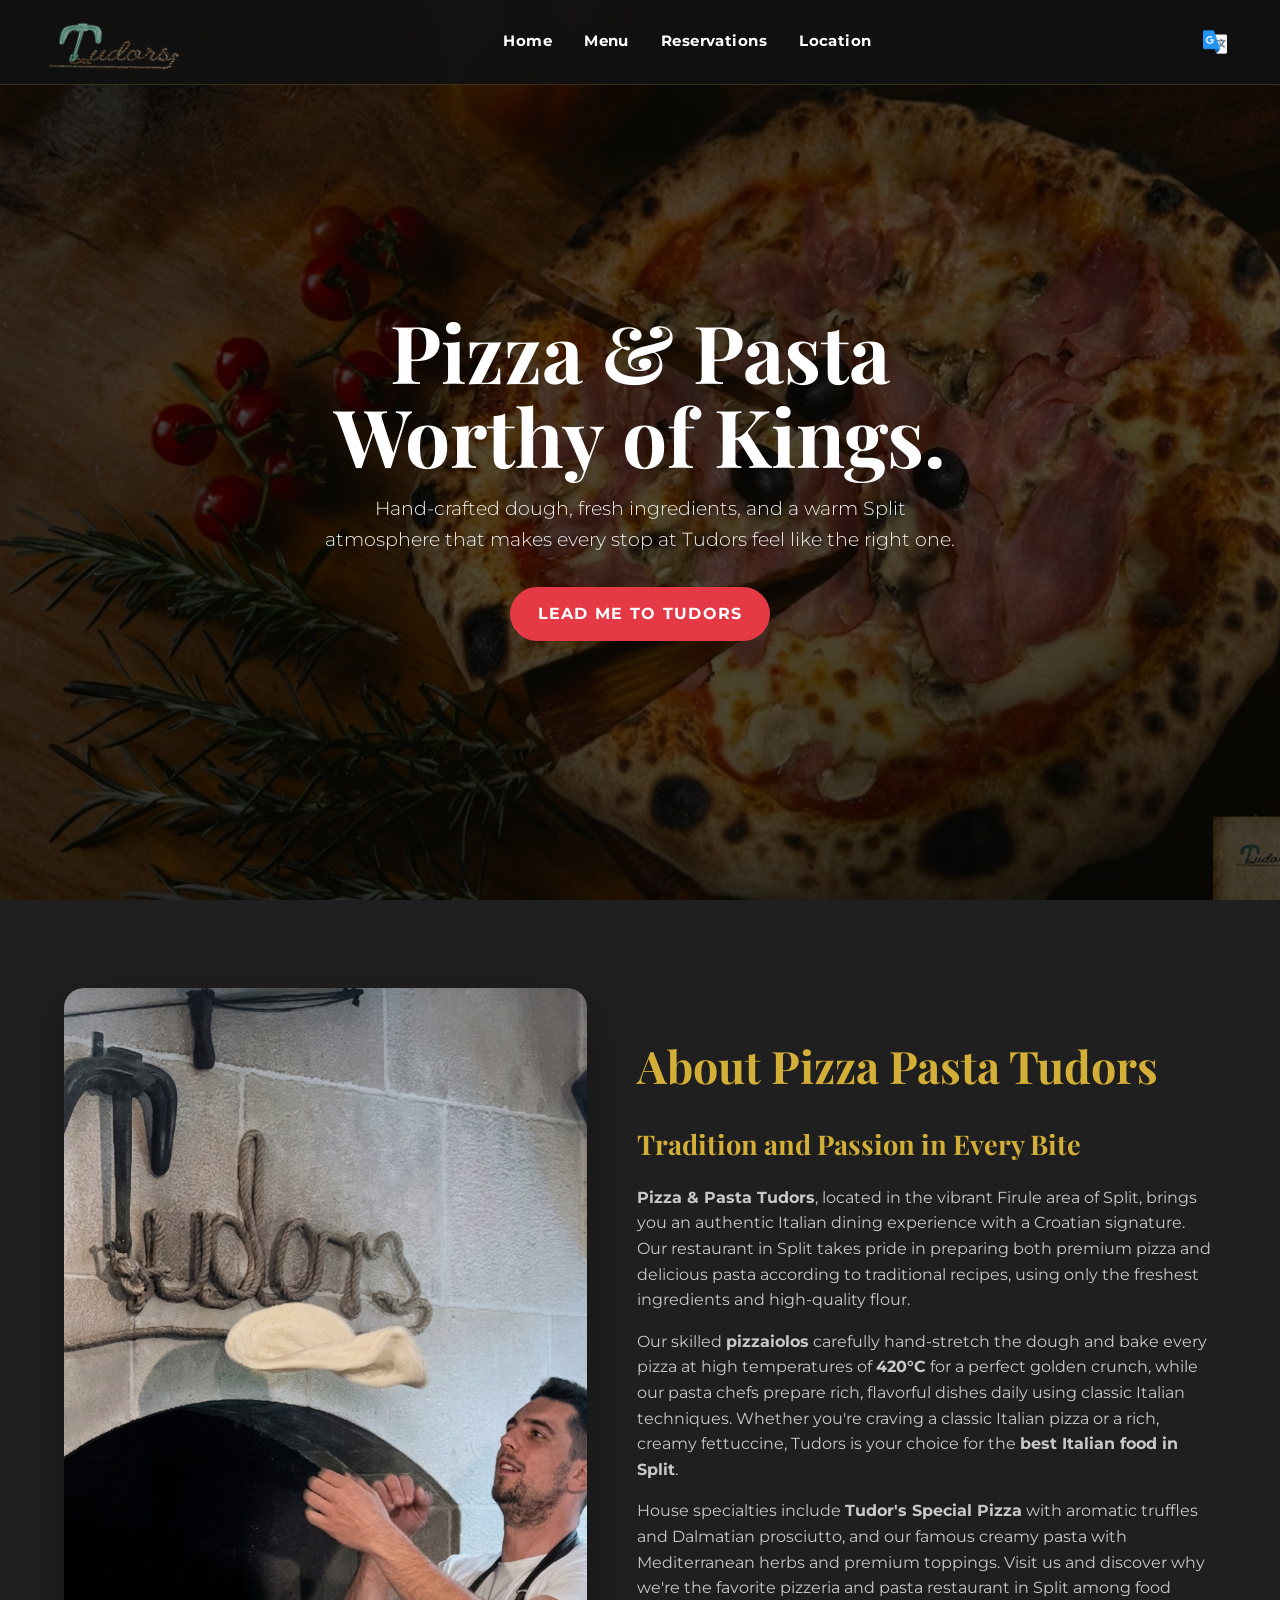
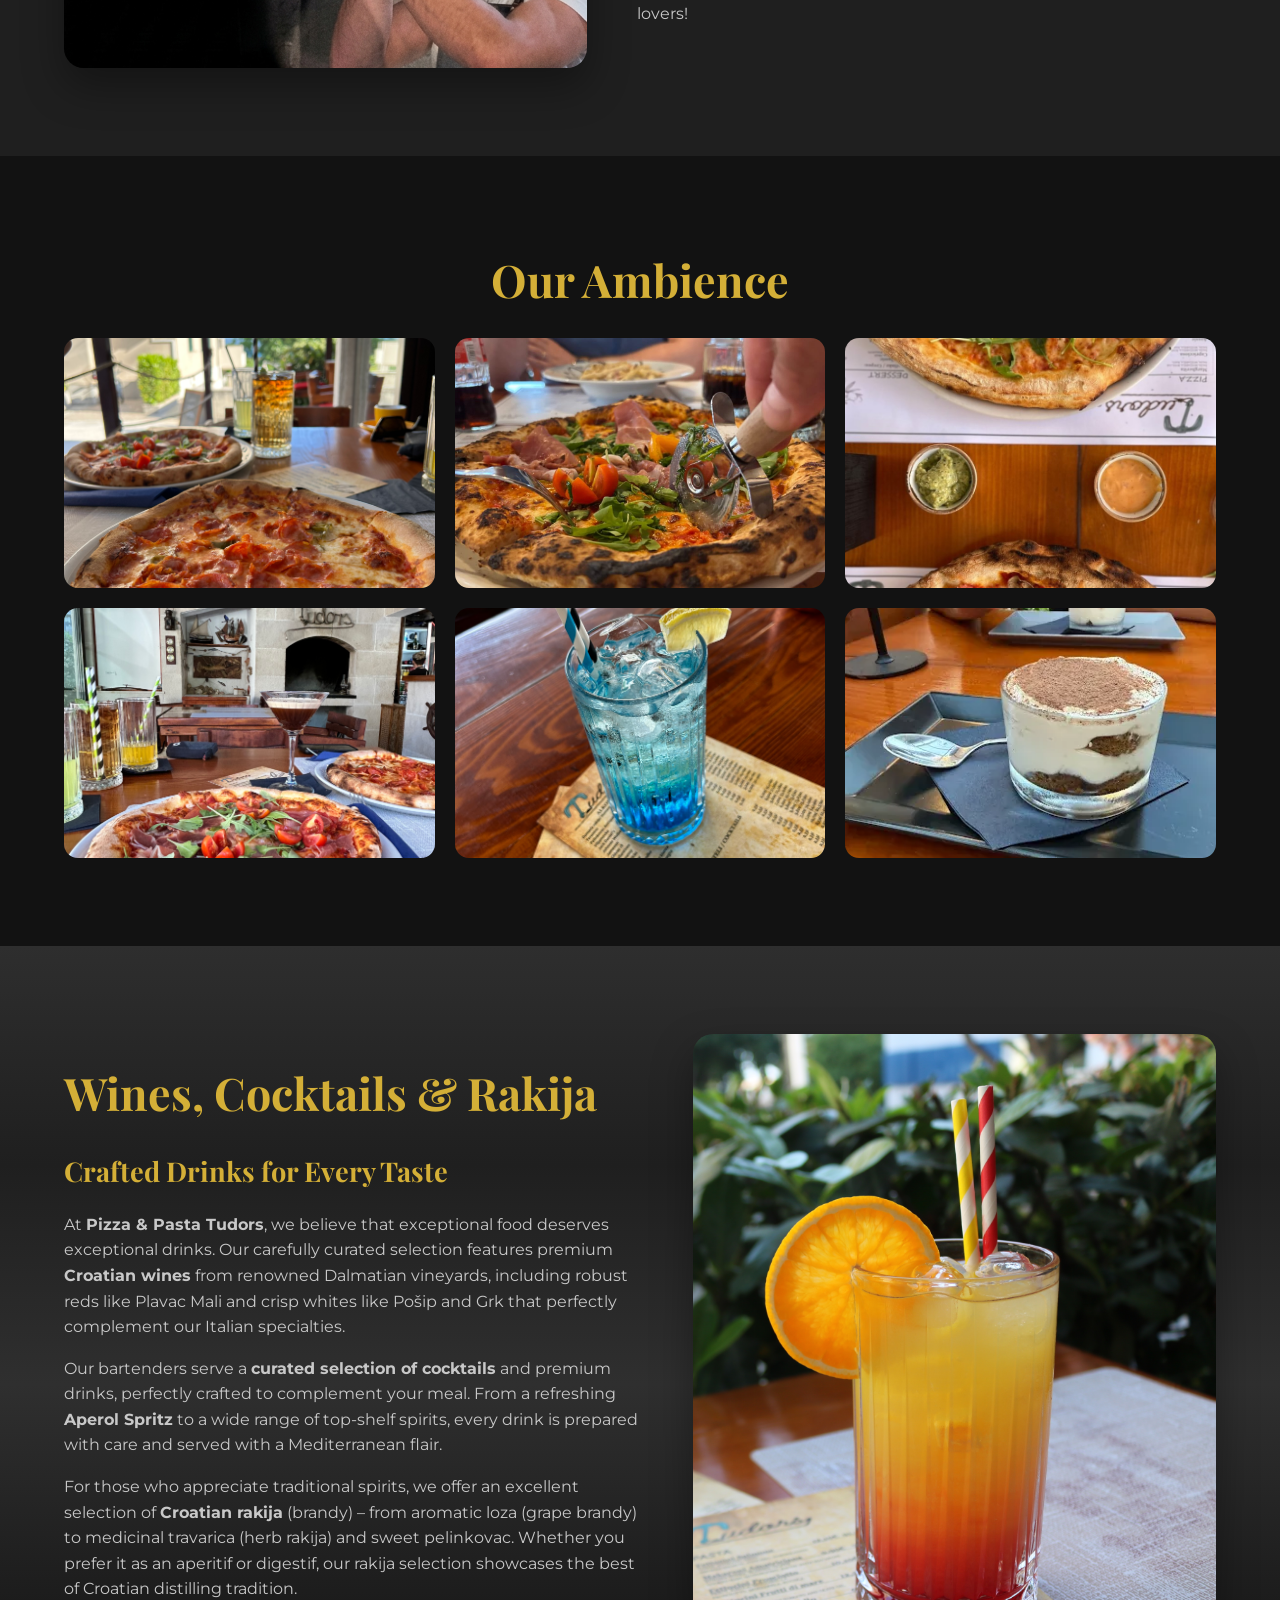
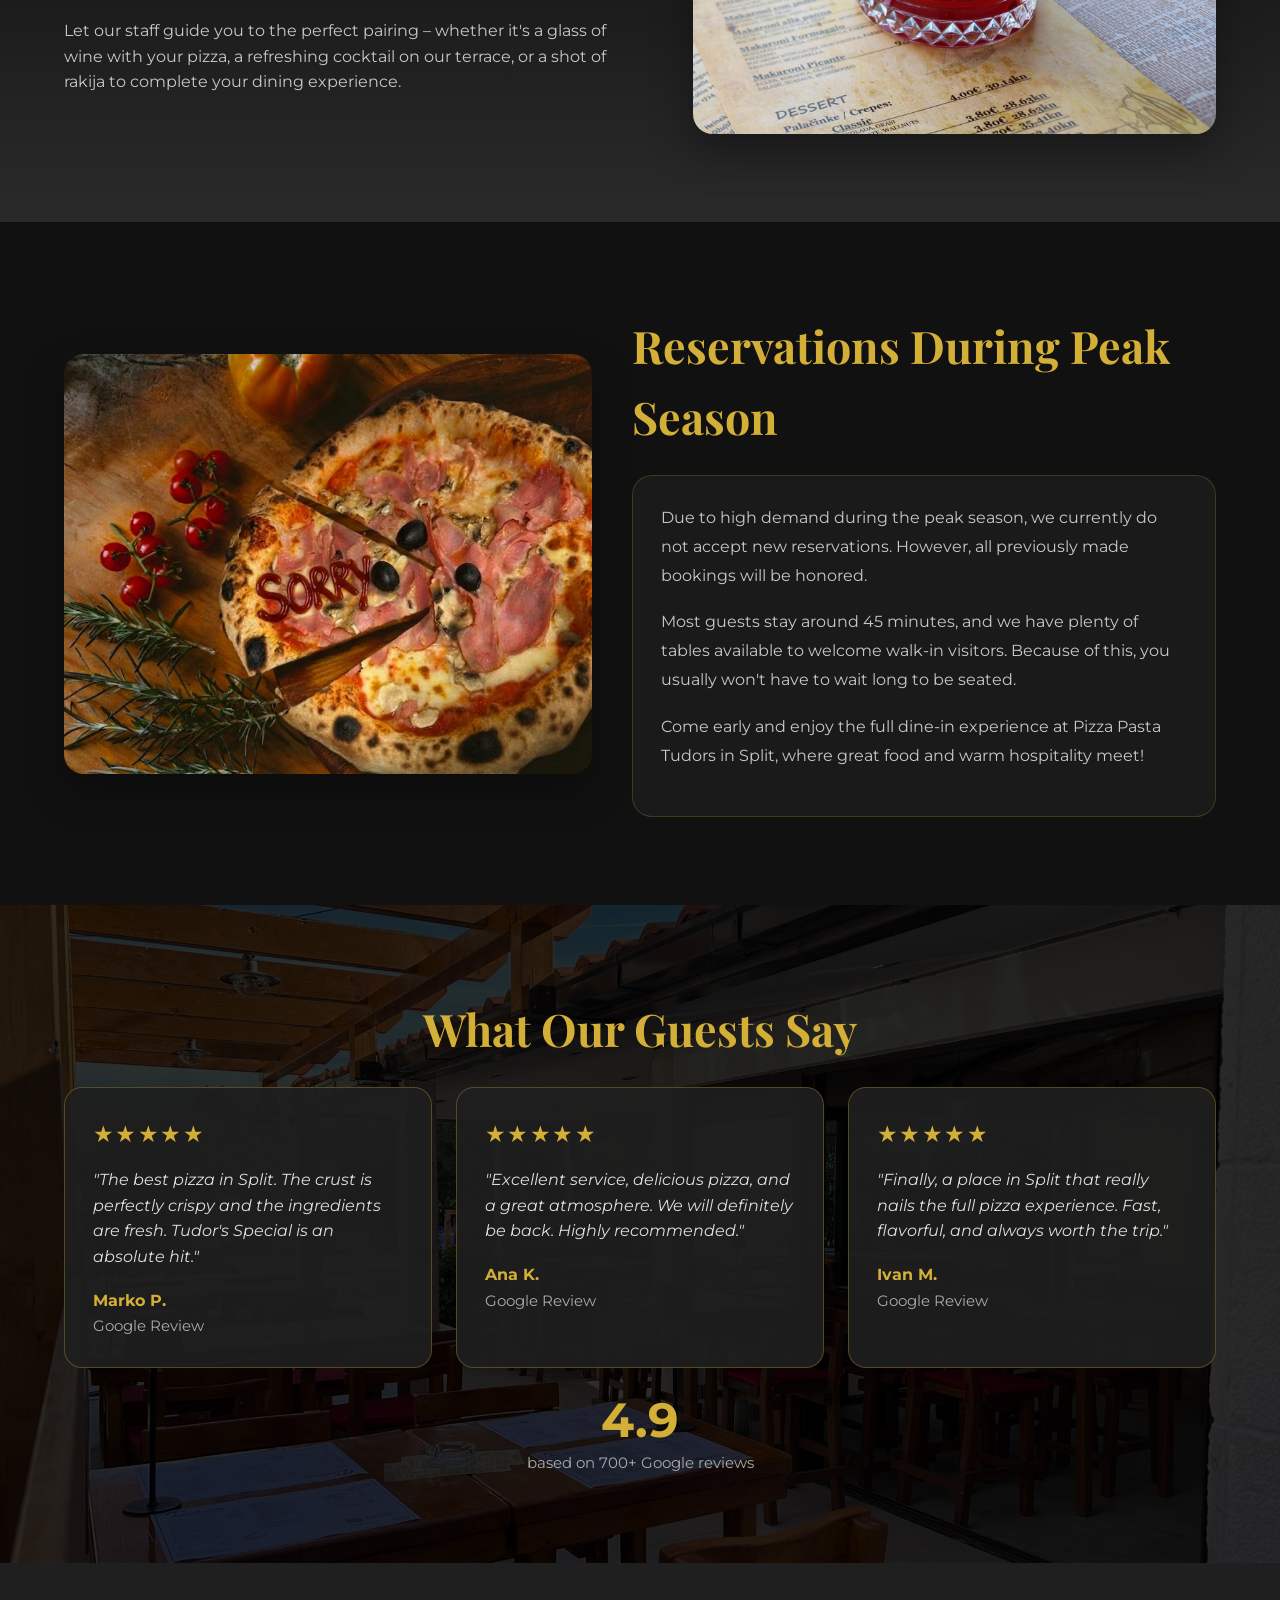
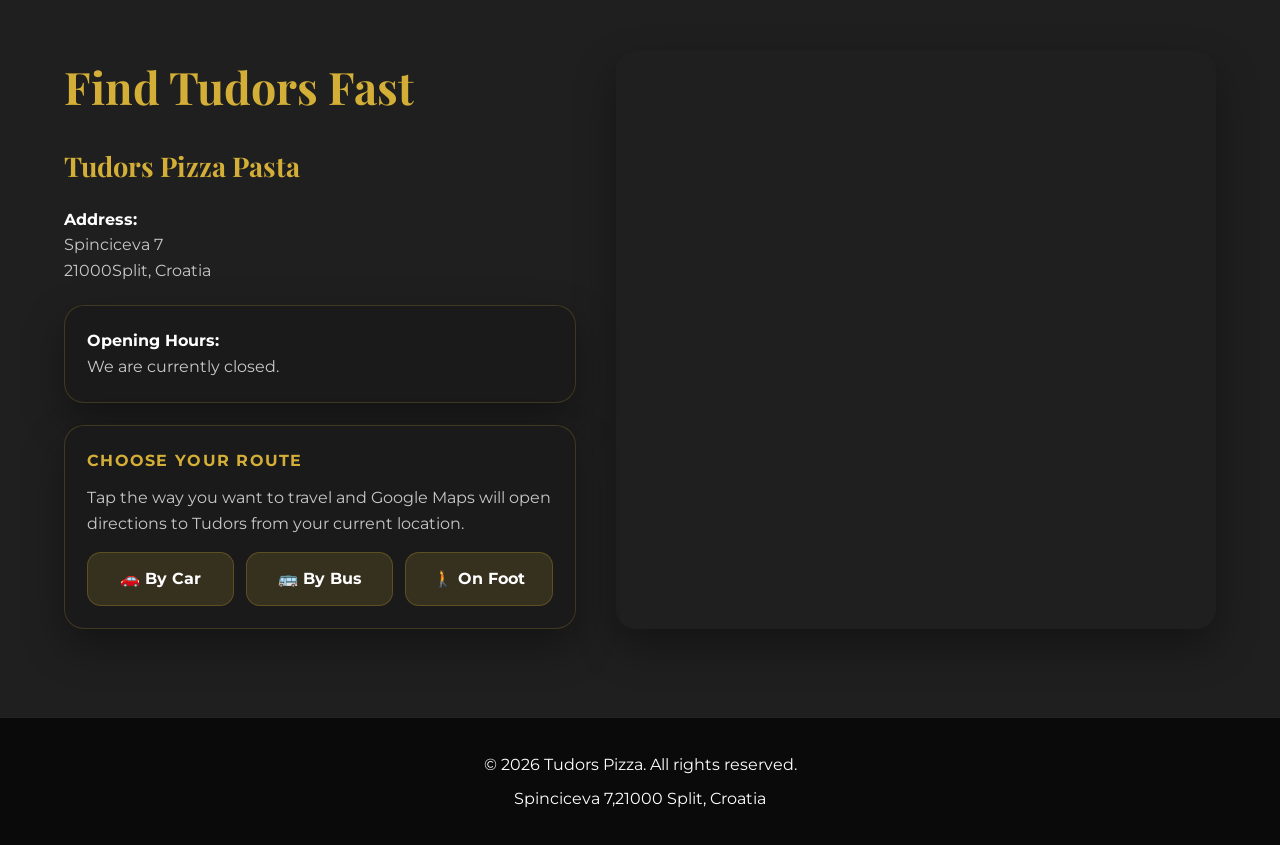
<file: tudors.html>
<!DOCTYPE html>
<html lang="en">
<head>
    <meta charset="UTF-8">
    <meta name="viewport" content="width=device-width, initial-scale=1.0">
    <meta name="description" content="Tudors Pizza Split - Authentic Italian pizza worthy of kings. Find Tudors Pizza in Split and get directions fast.">
    <meta name="keywords" content="Tudors Pizza Split, pizza Split, pizzeria Split, directions Tudors Pizza, Spinciceva 7 Split">
    <title>Tudors Pizza | Taste of Royalty</title>
    <!-- Google Tag Manager -->
    <script>(function(w,d,s,l,i){w[l]=w[l]||[];w[l].push({'gtm.start':
    new Date().getTime(),event:'gtm.js'});var f=d.getElementsByTagName(s)[0],
    j=d.createElement(s),dl=l!='dataLayer'?'&l='+l:'';j.async=true;j.src=
    'https://www.googletagmanager.com/gtm.js?id='+i+dl;f.parentNode.insertBefore(j,f);
    })(window,document,'script','dataLayer','GTM-5QC62X5M');</script>
    <!-- End Google Tag Manager -->
    <link href="https://fonts.googleapis.com/css2?family=Montserrat:wght@300;400;500;700&family=Playfair+Display:wght@700;900&display=swap" rel="stylesheet">
    <script async src="https://www.googletagmanager.com/gtag/js?id=G-SLCHY1H49H"></script>
    <script>
        window.dataLayer = window.dataLayer || [];
        function gtag(){dataLayer.push(arguments);}
        gtag('js', new Date());
        gtag('config', 'G-SLCHY1H49H');
    </script>
    <style>
        :root {
            --dark: #121212;
            --dark-soft: #1a1a1a;
            --gold: #d4af37;
            --gold-soft: rgba(212, 175, 55, 0.15);
            --red: #e63946;
            --white: #ffffff;
            --gray: #1f1f1f;
            --muted: #c8c8c8;
            --border: rgba(212, 175, 55, 0.2);
            --shadow: 0 18px 40px rgba(0, 0, 0, 0.35);
        }

        * {
            margin: 0;
            padding: 0;
            box-sizing: border-box;
        }

        html {
            scroll-behavior: smooth;
        }

        body {
            font-family: 'Montserrat', sans-serif;
            background: var(--dark);
            color: var(--white);
            line-height: 1.6;
            overflow-x: hidden;
        }

        img {
            max-width: 100%;
            display: block;
        }

        a {
            color: inherit;
        }

        nav {
            display: flex;
            justify-content: space-between;
            align-items: center;
            gap: 10px;
            padding: 10px 3.5%;
            background: rgba(18, 18, 18, 0.94);
            backdrop-filter: blur(14px);
            position: fixed;
            inset: 0 0 auto 0;
            width: 100%;
            z-index: 1000;
            border-bottom: 1px solid var(--border);
        }

        .brand {
            display: inline-flex;
            align-items: center;
        }

        .brand img {
            width: 135px;
            height: auto;
        }

        .nav-links {
            display: flex;
            align-items: center;
            flex-wrap: wrap;
            justify-content: flex-end;
            gap: 8px;
        }

        .nav-links a {
            color: var(--white);
            text-decoration: none;
            font-weight: 700;
            font-size: 0.92rem;
            letter-spacing: 0.03em;
            padding: 8px 12px;
            border-radius: 999px;
            transition: background-color 0.3s, color 0.3s, transform 0.3s;
        }

        .nav-links a:hover,
        .nav-links a:focus-visible {
            color: var(--gold);
            background: rgba(255, 255, 255, 0.05);
            transform: translateY(-1px);
        }

        .language-selector {
            position: relative;
        }

        .translate-btn {
            background: none;
            border: none;
            cursor: pointer;
            padding: 8px;
        }

        .translate-btn img {
            width: 24px;
            height: 24px;
        }

        .language-dropdown {
            display: none;
            position: absolute;
            top: 100%;
            right: 0;
            background: var(--dark-soft);
            border: 1px solid var(--border);
            border-radius: 8px;
            padding: 8px 0;
            min-width: 120px;
            z-index: 1001;
        }

        .language-dropdown a {
            display: block;
            padding: 8px 16px;
            color: var(--white);
            text-decoration: none;
        }

        .language-dropdown a:hover {
            background: var(--gold-soft);
            color: var(--gold);
        }

        .hero {
            min-height: 100vh;
            background:
                linear-gradient(rgba(0, 0, 0, 0.64), rgba(0, 0, 0, 0.72)),
                url('./Pictures/cover.jpg');
            background-size: cover;
            background-position: center;
            display: flex;
            align-items: center;
            justify-content: center;
            text-align: center;
            padding: 140px 20px 90px;
        }

        .hero-inner {
            max-width: 760px;
        }

        .hero h1 {
            font-family: 'Playfair Display', serif;
            font-size: clamp(2.9rem, 8vw, 5rem);
            line-height: 1.05;
            margin-bottom: 1rem;
        }

        .hero p {
            font-size: clamp(1rem, 2.6vw, 1.2rem);
            max-width: 640px;
            margin: 0 auto 2rem;
            font-weight: 300;
            color: #efefef;
        }

        .hero-actions {
            display: flex;
            justify-content: center;
            flex-wrap: wrap;
            gap: 14px;
        }

        .btn,
        .btn-secondary {
            display: inline-flex;
            align-items: center;
            justify-content: center;
            min-height: 52px;
            padding: 14px 28px;
            text-decoration: none;
            font-weight: 700;
            border-radius: 999px;
            transition: transform 0.3s, background-color 0.3s, border-color 0.3s;
            text-transform: uppercase;
            letter-spacing: 0.08em;
            text-align: center;
        }

        .btn {
            background-color: var(--red);
            color: var(--white);
        }

        .btn:hover,
        .btn:focus-visible {
            transform: translateY(-2px);
            background-color: #c42f3b;
        }

        .btn-secondary {
            color: var(--white);
            border: 1px solid rgba(255, 255, 255, 0.22);
            background: rgba(255, 255, 255, 0.05);
        }

        .btn-secondary:hover,
        .btn-secondary:focus-visible {
            transform: translateY(-2px);
            border-color: var(--gold);
            color: var(--gold);
        }

        section {
            scroll-margin-top: 110px;
        }

        .about,
        .gallery,
        .reviews,
        .location,
        .drinks {
            padding: 88px 5%;
        }

        .about {
            background: var(--gray);
        }

        .about-container {
            display: grid;
            grid-template-columns: minmax(320px, 0.95fr) minmax(320px, 1.05fr);
            gap: 50px;
            align-items: center;
            max-width: 1200px;
            margin: 0 auto;
        }

        .location-container {
            display: grid;
            grid-template-columns: minmax(320px, 0.92fr) minmax(380px, 1.08fr);
            gap: 40px;
            align-items: stretch;
            max-width: 1200px;
            margin: 0 auto;
        }

        .about-image img,
        .map,
        .travel-links,
        .status-card {
            border-radius: 20px;
            box-shadow: var(--shadow);
        }

        .about-image img {
            width: 100%;
            height: 680px;
            object-fit: cover;
            object-position: center top;
            background: #111;
        }

        .section-title {
            font-family: 'Playfair Display', serif;
            font-size: clamp(2.1rem, 4vw, 2.8rem);
            color: var(--gold);
            margin-bottom: 22px;
        }

        .about-content h3,
        .location-info h3,
        .drinks-content h3 {
            color: var(--gold);
            font-size: 1.7rem;
            margin-bottom: 18px;
            font-family: 'Playfair Display', serif;
        }

        .about-content p,
        .location-info p,
        .travel-links p,
        .status-card p,
        .drinks-content p {
            color: var(--muted);
        }

        .about-content p + p,
        .location-info > div + div {
            margin-top: 16px;
        }

        .gallery {
            background: var(--dark);
        }

        .gallery-grid {
            display: grid;
            grid-template-columns: repeat(3, minmax(0, 1fr));
            gap: 20px;
            max-width: 1200px;
            margin: 0 auto;
        }

        .gallery-item {
            overflow: hidden;
            border-radius: 14px;
            height: 250px;
        }

        .gallery-item img {
            width: 100%;
            height: 100%;
            object-fit: cover;
            transition: transform 0.3s;
        }

        .gallery-item:hover img {
            transform: scale(1.08);
        }

        .reviews {
            background:
                linear-gradient(rgba(0, 0, 0, 0.82), rgba(0, 0, 0, 0.82)),
                url('./Pictures/Pizzeria.JPEG');
            background-size: cover;
            background-position: center;
        }

        .reviews-shell {
            max-width: 1200px;
            margin: 0 auto;
        }

        .reviews-container {
            display: grid;
            grid-template-columns: repeat(3, minmax(0, 1fr));
            gap: 24px;
            margin-bottom: 28px;
        }

        .review-card {
            background: rgba(31, 31, 31, 0.92);
            padding: 28px;
            border-radius: 18px;
            border: 1px solid rgba(212, 175, 55, 0.3);
        }

        .stars {
            color: var(--gold);
            font-size: 1.45rem;
            margin-bottom: 14px;
            letter-spacing: 0.06em;
        }

        .review-card p {
            font-style: italic;
            margin-bottom: 18px;
            color: #ddd;
        }

        .reviewer strong {
            color: var(--gold);
            display: block;
        }

        .reviewer span,
        .rating-text {
            font-size: 0.92rem;
            color: #aaa;
        }

        .google-rating {
            text-align: center;
        }

        .rating-score {
            font-size: 3rem;
            font-weight: 700;
            color: var(--gold);
            display: block;
            line-height: 1;
            margin-bottom: 6px;
        }

        .location {
            background: var(--gray);
        }

        .location-container {
            align-items: stretch;
            grid-template-columns: minmax(320px, 0.92fr) minmax(380px, 1.08fr);
        }

        .location-copy {
            display: grid;
            gap: 22px;
            align-content: start;
        }

        .status-card,
        .travel-links {
            background: var(--dark-soft);
            border: 1px solid var(--border);
            padding: 22px;
        }

        .status-card strong,
        .location-info strong,
        .travel-links strong {
            color: var(--white);
        }

        .travel-links h4 {
            font-size: 1rem;
            margin-bottom: 12px;
            color: var(--gold);
            text-transform: uppercase;
            letter-spacing: 0.08em;
        }

        .travel-options {
            display: grid;
            grid-template-columns: repeat(3, minmax(0, 1fr));
            gap: 12px;
            margin-top: 16px;
        }

        .travel-options a {
            display: inline-flex;
            align-items: center;
            justify-content: center;
            min-height: 54px;
            padding: 12px 16px;
            text-align: center;
            text-decoration: none;
            background: var(--gold-soft);
            border: 1px solid rgba(212, 175, 55, 0.25);
            color: var(--white);
            border-radius: 14px;
            font-weight: 700;
            transition: transform 0.3s, border-color 0.3s, background-color 0.3s, color 0.3s;
        }

        .travel-options a:hover,
        .travel-options a:focus-visible {
            transform: translateY(-2px);
            border-color: var(--gold);
            color: var(--gold);
            background: rgba(212, 175, 55, 0.08);
        }

        .map {
            overflow: hidden;
            min-height: 100%;
            align-self: stretch;
        }

        .map iframe {
            display: block;
            width: 100%;
            height: 100%;
            min-height: 520px;
            border: 0;
        }

        /* Drinks Section */
        .drinks {
            background: linear-gradient(180deg, #2e2e2e 0%, #1f1f1f 25%, #2f2f2f 50%, #1c1c1c 75%, #2a2a2a 100%);
        }

        .drinks-container {
            display: grid;
            grid-template-columns: minmax(320px, 1.05fr) minmax(320px, 0.95fr);
            gap: 50px;
            align-items: center;
            max-width: 1200px;
            margin: 0 auto;
        }

        .reservations {
            background: #111;
            padding: 88px 5%;
        }

        .reservations-container {
            max-width: 1200px;
            margin: 0 auto;
            display: grid;
            grid-template-columns: minmax(320px, 0.95fr) minmax(320px, 1.05fr);
            gap: 40px;
            align-items: center;
        }

        .reservations-image img {
            width: 100%;
            height: 100%;
            min-height: 420px;
            object-fit: cover;
            border-radius: 20px;
            box-shadow: var(--shadow);
            background: #111;
        }

        .reservations-copy {
            background: var(--dark-soft);
            border: 1px solid var(--border);
            border-radius: 20px;
            padding: 28px;
            color: var(--muted);
            line-height: 1.8;
        }

        .reservations-copy p {
            margin-bottom: 18px;
        }

        .drinks-content h3 {
            margin-top: 0;
        }

        .drinks-content p {
            margin-bottom: 16px;
        }

        .drinks-image {
            position: relative;
        }

        .drinks-image img {
            width: 100%;
            height: 700px;
            object-fit: cover;
            object-position: center right;
            border-radius: 20px;
            box-shadow: var(--shadow);
        }

        footer {
            padding: 34px 20px;
            text-align: center;
            background: #0a0a0a;
            border-top: 1px solid #222;
        }

        footer p + p {
            margin-top: 8px;
        }

        @media (max-width: 1024px) {
            .about-container,
            .location-container,
            .reviews-container,
            .gallery-grid,
            .drinks-container {
                grid-template-columns: repeat(2, minmax(0, 1fr));
            }

            .gallery-grid {
                grid-template-columns: repeat(2, minmax(0, 1fr));
            }
        }

        @media (max-width: 768px) {
            nav {
                flex-direction: column;
                align-items: center;
                padding: 10px 14px;
            }

            .brand {
                justify-content: center;
            }

            .brand img {
                width: 120px;
            }

            .nav-links {
                width: 100%;
                justify-content: center;
                flex-wrap: wrap;
                gap: 6px;
                margin-top: 10px;
            }

            .nav-links a {
                font-size: 0.82rem;
                padding: 8px 10px;
                text-align: center;
            }

            nav {
                flex-direction: column;
                align-items: center;
                padding: 10px 14px;
                position: relative;
            }

            .language-selector {
                position: absolute;
                top: 10px;
                right: 14px;
                width: auto;
                margin-top: 0;
                display: flex;
                justify-content: flex-end;
            }

            .translate-btn {
                width: 36px;
                height: 36px;
                border-radius: 50%;
                background: rgba(255, 255, 255, 0.08);
                display: inline-flex;
                align-items: center;
                justify-content: center;
                padding: 6px;
            }

            .language-dropdown {
                right: 0;
                left: auto;
                transform: none;
                min-width: 150px;
            }

            .hero {
                padding-top: 170px;
            }

            .about,
            .gallery,
            .reviews,
            .location,
            .drinks,
            .reservations {
                padding: 72px 18px;
            }

            .about-container,
            .location-container,
            .reviews-container,
            .gallery-grid,
            .travel-options,
            .drinks-container,
            .reservations-container {
                grid-template-columns: 1fr;
            }

            .drinks-image {
                order: -1;
            }

            .drinks-image img {
                height: 400px;
            }

            .map iframe {
                min-height: 340px;
            }
        }

        @media (max-width: 480px) {
            .hero-actions {
                flex-direction: column;
            }

            .btn,
            .btn-secondary {
                width: 100%;
            }

            .review-card,
            .status-card,
            .travel-links {
                padding: 20px;
            }
        }
    </style>
</head>
<body id="top">
    <!-- Google Tag Manager (noscript) -->
    <noscript><iframe src="https://www.googletagmanager.com/ns.html?id=GTM-5QC62X5M"
    height="0" width="0" style="display:none;visibility:hidden"></iframe></noscript>
    <!-- End Google Tag Manager (noscript) -->
    <nav>
        <a class="brand" href="#top" aria-label="Back to top">
            <img src="./Pictures/tudors_logo.png" alt="Tudors Pizza logo">
        </a>
        <div class="nav-links">
            <a href="#top">Home</a>
            <a href="https://app.infiora.hr/69d17b827042715fee4976a0" target="_blank" rel="noreferrer">Menu</a>
            <a href="#reservations">Reservations</a>
            <a href="#location">Location</a>
        </div>        <div class="language-selector">
            <button class="translate-btn" id="translateBtn">
                <img src="./Pictures/translate.png" alt="Translate">
            </button>
            <div class="language-dropdown" id="languageDropdown">
                <a href="#" data-lang="hr">Hrvatski</a>
                <a href="#" data-lang="de">Deutsch</a>
                <a href="#" data-lang="it">Italiano</a>
                <a href="#" data-lang="es">Español</a>
                <a href="#" data-lang="fr">Français</a>
            </div>
        </div>    </nav>

    <section class="hero">
        <div class="hero-inner">
            <h1>Pizza & Pasta Worthy of Kings.</h1>
            <p>Hand-crafted dough, fresh ingredients, and a warm Split atmosphere that makes every stop at Tudors feel like the right one.</p>
                        <div class="hero-actions">
                <a href="https://www.google.com/maps/dir/?api=1&destination=Spinciceva+7,+Split,+Croatia&travelmode=driving" class="btn" target="_blank" rel="noreferrer">Lead Me to Tudors</a>
              
            </div>
        </div>
    </section>

    <section class="about" id="about">
        <div class="about-container">
            <div class="about-image">
                <img src="./Pictures/Pizzaiolo.png" alt="Pizzaiolo preparing pizza at Tudors">
            </div>
            <div class="about-content">
                <h2 class="section-title">About Pizza Pasta Tudors</h2>
                <h3>Tradition and Passion in Every Bite</h3>
                <p>
                    <strong>Pizza & Pasta Tudors</strong>, located in the vibrant Firule area of Split, brings you an authentic Italian dining experience with a Croatian signature. Our restaurant in Split takes pride in preparing both premium pizza and delicious pasta according to traditional recipes, using only the freshest ingredients and high-quality flour.
                </p>
                <p>
                    Our skilled <strong>pizzaiolos</strong> carefully hand-stretch the dough and bake every pizza at high temperatures of <strong>420°C</strong> for a perfect golden crunch, while our pasta chefs prepare rich, flavorful dishes daily using classic Italian techniques. Whether you're craving a classic Italian pizza or a rich, creamy fettuccine, Tudors is your choice for the <strong>best Italian food in Split</strong>.
                </p>
                <p>
                    House specialties include <strong>Tudor's Special Pizza</strong> with aromatic truffles and Dalmatian prosciutto, and our famous creamy pasta with Mediterranean herbs and premium toppings. Visit us and discover why we're the favorite pizzeria and pasta restaurant in Split among food lovers!
                </p>
            </div>
        </div>
    </section>

    <section class="gallery">
        <h2 class="section-title" style="text-align: center;">Our Ambience</h2>
        <div class="gallery-grid">
            <div class="gallery-item">
                <img src="./Pictures/delicious.jpg" alt="Fresh pizza and ingredients at Tudors">
            </div>
            <div class="gallery-item">
                <img src="./Pictures/slice_it_up.JPEG" alt="Pizza slice served at Tudors">
            </div>
            <div class="gallery-item">
                <img src="./Pictures/double.JPEG" alt="Tudors pizza and drinks setting">
            </div>
            <div class="gallery-item">
                <img src="./Pictures/Pizza_Cocktails.jpg" alt="Cocktails and pizza pairing at Tudors">
            </div>
            <div class="gallery-item">
                <img src="./Pictures/cocktail.JPEG" alt="Cocktail presentation at Tudors">
            </div>
            <div class="gallery-item">
                <img src="./Pictures/tiramisu.webp" alt="Tudors dessert selection">
            </div>
        </div>
    </section>

    <!-- Drinks Section -->
    <section class="drinks" id="drinks">
        <div class="drinks-container">
            <div class="drinks-content">
                <h2 class="section-title">Wines, Cocktails & Rakija</h2>
                <h3>Crafted Drinks for Every Taste</h3>
                <p>
                    At <strong>Pizza & Pasta Tudors</strong>, we believe that exceptional food deserves exceptional drinks. Our carefully curated selection features premium <strong>Croatian wines</strong> from renowned Dalmatian vineyards, including robust reds like Plavac Mali and crisp whites like Pošip and Grk that perfectly complement our Italian specialties.
                </p>
                <p>
                    Our bartenders serve a <strong>curated selection of cocktails</strong> and premium drinks, perfectly crafted to complement your meal. From a refreshing <strong>Aperol Spritz</strong> to a wide range of top-shelf spirits, every drink is prepared with care and served with a Mediterranean flair.
                </p>
                <p>
                    For those who appreciate traditional spirits, we offer an excellent selection of <strong>Croatian rakija</strong> (brandy) – from aromatic loza (grape brandy) to medicinal travarica (herb rakija) and sweet pelinkovac. Whether you prefer it as an aperitif or digestif, our rakija selection showcases the best of Croatian distilling tradition.
                </p>
                <p>
                    Let our staff guide you to the perfect pairing – whether it's a glass of wine with your pizza, a refreshing cocktail on our terrace, or a shot of rakija to complete your dining experience.
                </p>
            </div>
            <div class="drinks-image">
                <img src="./Pictures/Tequila sunrise.JPEG" alt="Tequila Sunrise cocktail at Tudors">
            </div>
        </div>
    </section>

    <section class="reservations" id="reservations">
        <div class="reservations-container">
            <div class="reservations-image">
                <img src="./Pictures/sorry.jpg" alt="Sorry sign for reservations">
            </div>
            <div>
                <h2 class="section-title">Reservations During Peak Season</h2>
                <div class="reservations-copy">
                    <p>Due to high demand during the peak season, we currently do not accept new reservations. However, all previously made bookings will be honored.</p>
                    <p>Most guests stay around 45 minutes, and we have plenty of tables available to welcome walk-in visitors. Because of this, you usually won’t have to wait long to be seated.</p>
                    <p>Come early and enjoy the full dine-in experience at Pizza Pasta Tudors in Split, where great food and warm hospitality meet!</p>
                </div>
            </div>
        </div>
    </section>

    <section class="reviews">
        <div class="reviews-shell">
            <h2 class="section-title" style="text-align: center;">What Our Guests Say</h2>
            <div class="reviews-container">
                <div class="review-card">
                    <div class="stars">★★★★★</div>
                    <p>"The best pizza in Split. The crust is perfectly crispy and the ingredients are fresh. Tudor's Special is an absolute hit."</p>
                    <div class="reviewer">
                        <strong>Marko P.</strong>
                        <span>Google Review</span>
                    </div>
                </div>
                <div class="review-card">
                    <div class="stars">★★★★★</div>
                    <p>"Excellent service, delicious pizza, and a great atmosphere. We will definitely be back. Highly recommended."</p>
                    <div class="reviewer">
                        <strong>Ana K.</strong>
                        <span>Google Review</span>
                    </div>
                </div>
                <div class="review-card">
                    <div class="stars">★★★★★</div>
                    <p>"Finally, a place in Split that really nails the full pizza experience. Fast, flavorful, and always worth the trip."</p>
                    <div class="reviewer">
                        <strong>Ivan M.</strong>
                        <span>Google Review</span>
                    </div>
                </div>
            </div>
            <div class="google-rating">
                <span class="rating-score">4.9</span>
                <span class="rating-text">based on 700+ Google reviews</span>
            </div>
        </div>
    </section>

        <section class="location" id="location">
        <div class="location-container">
            <div class="location-copy">
                <div class="location-info">
                    <h2 class="section-title">Find Tudors Fast</h2>
                    <h3>Tudors Pizza Pasta</h3>
                    <div class="address">
                        <p><strong>Address:</strong><br>Spinciceva 7<br>21000Split, Croatia</p>
                    </div>
                </div>

                <div class="status-card">
                    <p><strong>Opening Hours:</strong></p>
                    <p>We are currently closed.</p>
                </div>

                <div class="travel-links">
                    <h4>Choose Your Route</h4>
                    <p>Tap the way you want to travel and Google Maps will open directions to Tudors from your current location.</p>
                    <div class="travel-options">
                        <a href="https://www.google.com/maps/dir/?api=1&destination=Spinciceva+7,+Split,+Croatia&travelmode=driving" target="_blank" rel="noreferrer">🚗 By Car</a>
                        <a href="https://www.google.com/maps/dir/?api=1&destination=Spinciceva+7,+Split,+Croatia&travelmode=transit" target="_blank" rel="noreferrer">🚌 By Bus</a>
                        <a href="https://www.google.com/maps/dir/?api=1&destination=Spinciceva+7,+Split,+Croatia&travelmode=walking" target="_blank" rel="noreferrer">🚶 On Foot</a>
                    </div>
                </div>
</div>

            <div class="map">
                <iframe
                    src="https://www.google.com/maps?q=Spinciceva+7,+Split,+Croatia&z=16&output=embed"
                    loading="lazy"
                    allowfullscreen
                    referrerpolicy="no-referrer-when-downgrade"
                    title="Tudors Pizza Split Location"></iframe>
            </div>
        </div>
    </section>

    <footer>
        <p>&copy; 2026 Tudors Pizza. All rights reserved.</p>
        <p>Spinciceva 7,21000 Split, Croatia</p>
    </footer>

    <script>
        // Translations object
        const translations = {
            en: {
                nav: {
                    home: "Home",
                    menu: "Menu",
                    reservations: "Reservations",
                    location: "Location"
                },
                hero: {
                    title: "Pizza & Pasta Worthy of Kings.",
                    subtitle: "Hand-crafted dough, fresh ingredients, and a warm Split atmosphere that makes every stop at Tudors feel like the right one."
                },
                about: {
                    title: "About Pizza Pasta Tudors",
                    subtitle: "Tradition and Passion in Every Bite",
                    p1: "<strong>Pizza & Pasta Tudors</strong>, located in the vibrant Firule area of Split, brings you an authentic Italian dining experience with a Croatian signature. Our restaurant in Split takes pride in preparing both premium pizza and delicious pasta according to traditional recipes, using only the freshest ingredients and high-quality flour.",
                    p2: "Our skilled <strong>pizzaiolos</strong> carefully hand-stretch the dough and bake every pizza at high temperatures of <strong>420°C</strong> for a perfect golden crunch, while our pasta chefs prepare rich, flavorful dishes daily using classic Italian techniques. Whether you're craving a classic Italian pizza or a rich, creamy fettuccine, Tudors is your choice for the <strong>best Italian food in Split</strong>.",
                    p3: "House specialties include <strong>Tudor's Special Pizza</strong> with aromatic truffles and Dalmatian prosciutto, and our famous creamy pasta with Mediterranean herbs and premium toppings. Visit us and discover why we're the favorite pizzeria and pasta restaurant in Split among food lovers!"
                },
                gallery: {
                    title: "Our Ambience"
                },
                drinks: {
                    title: "Wines, Cocktails & Rakija",
                    subtitle: "Crafted Drinks for Every Taste",
                    p1: "At <strong>Pizza & Pasta Tudors</strong>, we believe that exceptional food deserves exceptional drinks. Our carefully curated selection features premium <strong>Croatian wines</strong> from renowned Dalmatian vineyards, including robust reds like Plavac Mali and crisp whites like Pošip and Grk that perfectly complement our Italian specialties.",
                    p2: "Our bartenders serve a <strong>curated selection of cocktails</strong> and premium drinks, perfectly crafted to complement your meal. From a refreshing <strong>Aperol Spritz</strong> to a wide range of top-shelf spirits, every drink is prepared with care and served with a Mediterranean flair.",
                    p3: "For those who appreciate traditional spirits, we offer an excellent selection of <strong>Croatian rakija</strong> (brandy) – from aromatic loza (grape brandy) to medicinal travarica (herb rakija) and sweet pelinkovac. Whether you prefer it as an aperitif or digestif, our rakija selection showcases the best of Croatian distilling tradition.",
                    p4: "Let our staff guide you to the perfect pairing – whether it's a glass of wine with your pizza, a refreshing cocktail on our terrace, or a shot of rakija to complete your dining experience."
                },
                reservations: {
                    title: "Reservations During Peak Season",
                    p1: "Due to high demand during the peak season, we currently do not accept new reservations. However, all previously made bookings will be honored.",
                    p2: "Most guests stay around 45 minutes, and we have plenty of tables available to welcome walk-in visitors. Because of this, you usually won't have to wait long to be seated.",
                    p3: "Come early and enjoy the full dine-in experience at Pizza Pasta Tudors in Split, where great food and warm hospitality meet!"
                },
                reviews: {
                    title: "What Our Guests Say",
                    review1: "\"The best pizza in Split. The crust is perfectly crispy and the ingredients are fresh. Tudor's Special is an absolute hit.\"",
                    review2: "\"Excellent service, delicious pizza, and a great atmosphere. We will definitely be back. Highly recommended.\"",
                    review3: "\"Finally, a place in Split that really nails the full pizza experience. Fast, flavorful, and always worth the trip.\"",
                    rating: "based on 700+ Google reviews"
                },
                location: {
                    title: "Find Tudors Fast",
                    subtitle: "Tudors Pizza Pasta",
                    address: "Address:",
                    street: "Spinciceva 7",
                    city: "21000Split, Croatia",
                    hours: "Opening Hours:",
                    status: "We are currently closed.",
                    route: "Choose Your Route",
                    routeDesc: "Tap the way you want to travel and Google Maps will open directions to Tudors from your current location.",
                    car: "🚗 By Car",
                    bus: "🚌 By Bus",
                    walk: "🚶 On Foot"
                },
                footer: {
                    copyright: "&copy; 2026 Tudors Pizza. All rights reserved.",
                    address: "Spinciceva 7,21000 Split, Croatia"
                }
            },
            hr: {
                nav: {
                    home: "Početna",
                    menu: "Meni",
                    reservations: "Rezervacije",
                    location: "Lokacija"
                },
                hero: {
                    title: "Pizza i Tjestenina Dostojna Kraljeva.",
                    subtitle: "Ručno izrađeno tijesto, svježi sastojci i topla atmosfera Splita koja svaki posjet Tudorsu čini pravim izborom."
                },
                about: {
                    title: "O Pizza Pasta Tudors",
                    subtitle: "Tradicija i Strast u Svakom Zalogaju",
                    p1: "<strong>Pizza & Pasta Tudors</strong>, smješten u živopisnom Firulama u Splitu, donosi vam autentično talijansko iskustvo jedenja s hrvatskim potpisom. Naš restoran u Splitu ponosi se pripremom premium pizze i ukusne tjestenine prema tradicionalnim receptima, koristeći samo najsvježije sastojke i visokokvalitetno brašno.",
                    p2: "Naši vješti <strong>pizzaioli</strong> pažljivo ručno razvlače tijesto i peku svaku pizzu na visokim temperaturama od <strong>420°C</strong> za savršenu zlatnu hrskavost, dok naši kuhari tjestenine pripremaju bogata, ukusna jela svakodnevno koristeći klasične talijanske tehnike. Bilo da žudite za klasičnom talijanskom pizzom ili bogatom, kremastom fettuccine, Tudors je vaš izbor za <strong>najbolju talijansku hranu u Splitu</strong>.",
                    p3: "Kućne specijalitete uključuju <strong>Tudor's Special Pizza</strong> s aromatičnim tartufima i dalmatinskim pršutom, te našu slavnu kremastu tjesteninu sa sredozemnim biljem i premium dodacima. Posjetite nas i otkrijte zašto smo omiljena pizzerija i restoran tjestenine u Splitu među ljubiteljima hrane!"
                },
                gallery: {
                    title: "Naša Atmosfera"
                },
                drinks: {
                    title: "Vina, Kokteli i Rakija",
                    subtitle: "Pripremljena Pića za Svaki Ukusu",
                    p1: "U <strong>Pizza & Pasta Tudors</strong>, vjerujemo da izvanredna hrana zaslužuje izvanredna pića. Naš pažljivo odabrani izbor uključuje premium <strong>hrvatska vina</strong> iz poznatih dalmatinskih vinograda, uključujući robusna crvena poput Plavca Malog i svježa bijela poput Pošipa i Grka koja savršeno nadopunjuju naše talijanske specijalitete.",
                    p2: "Naši barmeni poslužuju <strong>odabrani izbor koktela</strong> i premium pića, savršeno pripremljena da nadopune vaš obrok. Od osvježavajućeg <strong>Aperol Spritza</strong> do širokog raspona vrhunskih žestica, svako piće priprema se s pažnjom i poslužuje sa sredozemnim šarmom.",
                    p3: "Za one koji cijene tradicionalna žestoka pića, nudimo izvrsni izbor <strong>hrvatske rakije</strong> (rakije) – od aromatične loze (grožđane rakije) do ljekovite travarice (biljne rakije) i slatkog pelinkovca. Bilo da je preferirate kao aperitiv ili digestiv, naš izbor rakije prikazuje najbolje hrvatske destilacijske tradicije.",
                    p4: "Dopustite našem osoblju da vas vodi do savršenog para – bilo da je čaša vina uz vašu pizzu, osvježavajući koktel na našoj terasi, ili čašica rakije da završi vaše iskustvo jedenja."
                },
                reservations: {
                    title: "Rezervacije Tijekom Vrhunca Sezone",
                    p1: "Zbog velikog interesa tijekom vrhunca sezone, trenutno ne prihvaćamo nove rezervacije. Međutim, sve prethodno napravljene rezervacije bit će poštovane.",
                    p2: "Većina gostiju ostaje oko 45 minuta, a imamo puno stolova dostupnih za pozdraviti goste bez rezervacije. Zbog toga, obično nećete morati dugo čekati da budete posjednuti.",
                    p3: "Dođite rano i uživajte u punom iskustvu jedenja u Pizza Pasta Tudors u Splitu, gdje se sjajna hrana i topla gostoljubivost susreću!"
                },
                reviews: {
                    title: "Što Naši Gosti Kažu",
                    review1: "\"Najbolja pizza u Splitu. Kora je savršeno hrskava, a sastojci svježi. Tudor's Special je apsolutni hit.\"",
                    review2: "\"Izvrsna usluga, ukusna pizza i sjajna atmosfera. Definitivno ćemo se vratiti. Toplo preporučujemo.\"",
                    review3: "\"Konačno, mjesto u Splitu koje stvarno savladava puno pizza iskustvo. Brzo, ukusno i uvijek vrijedno puta.\"",
                    rating: "na temelju 700+ Google recenzija"
                },
                location: {
                    title: "Pronađite Tudors Brzo",
                    subtitle: "Tudors Pizza Pasta",
                    address: "Adresa:",
                    street: "Spinciceva 7",
                    city: "21000Split, Hrvatska",
                    hours: "Radno Vrijeme:",
                    status: "Trenutno smo zatvoreni.",
                    route: "Odaberite Svoj Put",
                    routeDesc: "Dodirnite način na koji želite putovati i Google Maps će otvoriti upute do Tudors iz vaše trenutne lokacije.",
                    car: "🚗 Autom",
                    bus: "🚌 Autobusom",
                    walk: "🚶 Pješice"
                },
                footer: {
                    copyright: "&copy; 2026 Tudors Pizza. Sva prava pridržana.",
                    address: "Spinciceva 7,21000 Split, Hrvatska"
                }
            },
            de: {
                nav: {
                    home: "Startseite",
                    menu: "Speisekarte",
                    reservations: "Reservierungen",
                    location: "Standort"
                },
                hero: {
                    title: "Pizza & Pasta Würdig der Könige.",
                    subtitle: "Handgefertigter Teig, frische Zutaten und eine warme Split-Atmosphäre, die jeden Stopp bei Tudors zum richtigen macht."
                },
                about: {
                    title: "Über Pizza Pasta Tudors",
                    subtitle: "Tradition und Leidenschaft in Jedem Bissen",
                    p1: "<strong>Pizza & Pasta Tudors</strong>, gelegen im lebendigen Firule-Bereich von Split, bringt Ihnen ein authentisches italienisches Essenserlebnis mit kroatischer Note. Unser Restaurant in Split ist stolz darauf, sowohl Premium-Pizza als auch köstliche Pasta nach traditionellen Rezepten zuzubereiten, unter Verwendung nur der frischesten Zutaten und hochwertigem Mehl.",
                    p2: "Unsere geschickten <strong>Pizzaioli</strong> dehnen den Teig sorgfältig von Hand und backen jede Pizza bei hohen Temperaturen von <strong>420°C</strong> für einen perfekten goldenen Knusper, während unsere Pasta-Köche täglich reichhaltige, schmackhafte Gerichte mit klassischen italienischen Techniken zubereiten. Ob Sie sich nach einer klassischen italienischen Pizza oder einer reichhaltigen, cremigen Fettuccine sehnen, Tudors ist Ihre Wahl für das <strong>beste italienische Essen in Split</strong>.",
                    p3: "Haus-Spezialitäten umfassen <strong>Tudor's Special Pizza</strong> mit aromatischen Trüffeln und dalmatinischem Prosciutto, sowie unsere berühmte cremige Pasta mit mediterranen Kräutern und Premium-Belagen. Besuchen Sie uns und entdecken Sie, warum wir die Lieblings-Pizzeria und Pasta-Restaurant in Split unter Feinschmeckern sind!"
                },
                gallery: {
                    title: "Unsere Atmosphäre"
                },
                drinks: {
                    title: "Weine, Cocktails & Rakija",
                    subtitle: "Gefertigte Getränke für Jeden Geschmack",
                    p1: "Bei <strong>Pizza & Pasta Tudors</strong> glauben wir, dass außergewöhnliches Essen außergewöhnliche Getränke verdient. Unsere sorgfältig zusammengestellte Auswahl umfasst Premium-<strong>kroatische Weine</strong> aus renommierten dalmatinischen Weinbergen, einschließlich robuster Rotweine wie Plavac Mali und knackiger Weißweine wie Pošip und Grk, die unsere italienischen Spezialitäten perfekt ergänzen.",
                    p2: "Unsere Barkeeper servieren eine <strong>sorgfältig zusammengestellte Auswahl an Cocktails</strong> und Premium-Getränken, perfekt zubereitet, um Ihr Essen zu ergänzen. Von einem erfrischenden <strong>Aperol Spritz</strong> bis zu einer breiten Palette erstklassiger Spirituosen wird jedes Getränk mit Sorgfalt zubereitet und mit mediterranem Flair serviert.",
                    p3: "Für diejenigen, die traditionelle Spirituosen schätzen, bieten wir eine hervorragende Auswahl an <strong>kroatischer Rakija</strong> (Branntwein) – von aromatischem Loza (Trauben-Branntwein) bis zu medizinischem Travarica (Kräuter-Rakija) und süßem Pelinkovac. Ob Sie es als Aperitif oder Digestif bevorzugen, unsere Rakija-Auswahl zeigt das Beste der kroatischen Destilliertradition.",
                    p4: "Lassen Sie unser Personal Sie zur perfekten Kombination führen – sei es ein Glas Wein zu Ihrer Pizza, ein erfrischender Cocktail auf unserer Terrasse oder ein Schluck Rakija, um Ihr Essenserlebnis zu vervollständigen."
                },
                reservations: {
                    title: "Reservierungen Während der Hochsaison",
                    p1: "Aufgrund hoher Nachfrage während der Hochsaison nehmen wir derzeit keine neuen Reservierungen an. Alle zuvor getätigten Buchungen werden jedoch eingehalten.",
                    p2: "Die meisten Gäste bleiben etwa 45 Minuten, und wir haben viele Tische verfügbar, um Laufkundschaft willkommen zu heißen. Deshalb müssen Sie normalerweise nicht lange warten, um platziert zu werden.",
                    p3: "Kommen Sie früh und genießen Sie das volle Essenserlebnis bei Pizza Pasta Tudors in Split, wo großartiges Essen und herzliche Gastfreundschaft aufeinandertreffen!"
                },
                reviews: {
                    title: "Was Unsere Gäste Sagen",
                    review1: "\"Die beste Pizza in Split. Der Rand ist perfekt knusprig und die Zutaten frisch. Tudor's Special ist ein absoluter Hit.\"",
                    review2: "\"Ausgezeichneter Service, köstliche Pizza und eine großartige Atmosphäre. Wir kommen definitiv wieder. Sehr empfohlen.\"",
                    review3: "\"Endlich ein Ort in Split, der das volle Pizza-Erlebnis wirklich meistert. Schnell, geschmackvoll und immer die Reise wert.\"",
                    rating: "basierend auf 700+ Google-Bewertungen"
                },
                location: {
                    title: "Tudors Schnell Finden",
                    subtitle: "Tudors Pizza Pasta",
                    address: "Adresse:",
                    street: "Spinciceva 7",
                    city: "21000Split, Kroatien",
                    hours: "Öffnungszeiten:",
                    status: "Wir sind derzeit geschlossen.",
                    route: "Wählen Sie Ihre Route",
                    routeDesc: "Tippen Sie auf die gewünschte Reisemethode und Google Maps öffnet Wegbeschreibungen zu Tudors von Ihrem aktuellen Standort.",
                    car: "🚗 Mit dem Auto",
                    bus: "🚌 Mit dem Bus",
                    walk: "🚶 Zu Fuß"
                },
                footer: {
                    copyright: "&copy; 2026 Tudors Pizza. Alle Rechte vorbehalten.",
                    address: "Spinciceva 7,21000 Split, Kroatien"
                }
            },
            it: {
                nav: {
                    home: "Home",
                    menu: "Menu",
                    reservations: "Prenotazioni",
                    location: "Posizione"
                },
                hero: {
                    title: "Pizza e Pasta Degne dei Re.",
                    subtitle: "Impasto fatto a mano, ingredienti freschi e un'atmosfera calda di Split che rende ogni sosta da Tudors quella giusta."
                },
                about: {
                    title: "Su Pizza Pasta Tudors",
                    subtitle: "Tradizione e Passione in Ogni Boccone",
                    p1: "<strong>Pizza & Pasta Tudors</strong>, situato nella vivace area di Firule di Split, vi porta un'esperienza culinaria italiana autentica con una firma croata. Il nostro ristorante a Split è orgoglioso di preparare sia pizza premium che pasta deliziosa secondo ricette tradizionali, utilizzando solo ingredienti freschissimi e farina di alta qualità.",
                    p2: "I nostri abili <strong>pizzaioli</strong> stendono con cura l'impasto a mano e cuociono ogni pizza ad alte temperature di <strong>420°C</strong> per una croccantezza dorata perfetta, mentre i nostri chef di pasta preparano piatti ricchi e saporiti quotidianamente utilizzando tecniche italiane classiche. Che tu desideri una pizza italiana classica o una fettuccine ricca e cremosa, Tudors è la tua scelta per il <strong>miglior cibo italiano a Split</strong>.",
                    p3: "Le specialità della casa includono <strong>Pizza Speciale di Tudors</strong> con tartufi aromatici e prosciutto dalmata, e la nostra famosa pasta cremosa con erbe mediterranee e topping premium. Visitaci e scopri perché siamo la pizzeria e il ristorante di pasta preferiti a Split tra gli amanti del cibo!"
                },
                gallery: {
                    title: "La Nostra Atmosfera"
                },
                drinks: {
                    title: "Vini, Cocktail e Rakija",
                    subtitle: "Bevande Artigianali per Ogni Gusto",
                    p1: "Da <strong>Pizza & Pasta Tudors</strong>, crediamo che cibo eccezionale meriti bevande eccezionali. La nostra selezione attentamente curata presenta vini premium <strong>croati</strong> da rinomati vigneti dalmati, inclusi rossi robusti come Plavac Mali e bianchi croccanti come Pošip e Grk che completano perfettamente le nostre specialità italiane.",
                    p2: "I nostri barman servono una <strong>selezione curata di cocktail</strong> e bevande premium, perfettamente preparati per accompagnare il vostro pasto. Da un rinfrescante <strong>Aperol Spritz</strong> a una vasta gamma di superalcolici di prima qualità, ogni bevanda è preparata con cura e servita con un tocco mediterraneo.",
                    p3: "Per coloro che apprezzano gli spiriti tradizionali, offriamo un'eccellente selezione di <strong>rakija croata</strong> (acquavite) – da loza aromatica (acquavite d'uva) a travarica medicinale (rakija alle erbe) e pelinkovac dolce. Che lo preferiate come aperitivo o digestivo, la nostra selezione di rakija mostra il meglio della tradizione distillatoria croata.",
                    p4: "Lasciate che il nostro staff vi guidi alla combinazione perfetta – che si tratti di un bicchiere di vino con la vostra pizza, un cocktail rinfrescante sulla nostra terrazza, o un sorso di rakija per completare la vostra esperienza culinaria."
                },
                reservations: {
                    title: "Prenotazioni Durante l'Alta Stagione",
                    p1: "A causa dell'alta domanda durante l'alta stagione, attualmente non accettiamo nuove prenotazioni. Tuttavia, tutte le prenotazioni precedentemente effettuate saranno onorate.",
                    p2: "La maggior parte degli ospiti rimane circa 45 minuti, e abbiamo molti tavoli disponibili per accogliere i visitatori senza prenotazione. Per questo motivo, di solito non dovrete aspettare a lungo per essere seduti.",
                    p3: "Venite presto e godetevi l'esperienza culinaria completa da Pizza Pasta Tudors a Split, dove cibo eccellente e calorosa ospitalità si incontrano!"
                },
                reviews: {
                    title: "Cosa Dicono i Nostri Ospiti",
                    review1: "\"La migliore pizza a Split. La crosta è perfettamente croccante e gli ingredienti sono freschi. Tudor's Special è un colpo assoluto.\"",
                    review2: "\"Servizio eccellente, pizza deliziosa e un'atmosfera fantastica. Torneremo sicuramente. Altamente raccomandato.\"",
                    review3: "\"Finalmente, un posto a Split che padroneggia davvero l'esperienza pizza completa. Veloce, saporito e sempre vale il viaggio.\"",
                    rating: "basato su 700+ recensioni Google"
                },
                location: {
                    title: "Trova Tudors Velocemente",
                    subtitle: "Tudors Pizza Pasta",
                    address: "Indirizzo:",
                    street: "Spinciceva 7",
                    city: "21000Split, Croazia",
                    hours: "Orari di Apertura:",
                    status: "Attualmente siamo chiusi.",
                    route: "Scegli il Tuo Percorso",
                    routeDesc: "Tocca il modo in cui vuoi viaggiare e Google Maps aprirà le indicazioni per Tudors dalla tua posizione attuale.",
                    car: "🚗 In Auto",
                    bus: "🚌 In Autobus",
                    walk: "🚶 A Piedi"
                },
                footer: {
                    copyright: "&copy; 2026 Tudors Pizza. Tutti i diritti riservati.",
                    address: "Spinciceva 7,21000 Split, Croazia"
                }
            },
            es: {
                nav: {
                    home: "Inicio",
                    menu: "Menú",
                    reservations: "Reservas",
                    location: "Ubicación"
                },
                hero: {
                    title: "Pizza y Pasta Dignas de Reyes.",
                    subtitle: "Masa hecha a mano, ingredientes frescos y una cálida atmósfera de Split que hace que cada parada en Tudors sea la correcta."
                },
                about: {
                    title: "Sobre Pizza Pasta Tudors",
                    subtitle: "Tradición y Pasión en Cada Bocado",
                    p1: "<strong>Pizza & Pasta Tudors</strong>, ubicado en la vibrante área de Firule de Split, te trae una experiencia culinaria italiana auténtica con un sello croata. Nuestro restaurante en Split se enorgullece de preparar tanto pizza premium como pasta deliciosa según recetas tradicionales, utilizando solo los ingredientes más frescos y harina de alta calidad.",
                    p2: "Nuestros hábiles <strong>pizzaioli</strong> estiran con cuidado la masa a mano y hornean cada pizza a altas temperaturas de <strong>420°C</strong> para un crujido dorado perfecto, mientras que nuestros chefs de pasta preparan platos ricos y sabrosos diariamente utilizando técnicas italianas clásicas. Ya sea que anheles una pizza italiana clásica o una fettuccine rica y cremosa, Tudors es tu elección para la <strong>mejor comida italiana en Split</strong>.",
                    p3: "Las especialidades de la casa incluyen <strong>Pizza Especial de Tudors</strong> con trufas aromáticas y prosciutto dalmata, y nuestra famosa pasta cremosa con hierbas mediterráneas y toppings premium. ¡Visítanos y descubre por qué somos la pizzería y restaurante de pasta favoritos en Split entre los amantes de la comida!"
                },
                gallery: {
                    title: "Nuestra Atmósfera"
                },
                drinks: {
                    title: "Vinos, Cócteles y Rakija",
                    subtitle: "Bebidas Artesanales para Cada Gusto",
                    p1: "En <strong>Pizza & Pasta Tudors</strong>, creemos que la comida excepcional merece bebidas excepcionales. Nuestra selección cuidadosamente curada presenta vinos premium <strong>croatas</strong> de renombrados viñedos dalmatas, incluyendo rojos robustos como Plavac Mali y blancos crujientes como Pošip y Grk que complementan perfectamente nuestras especialidades italianas.",
                    p2: "Nuestros camareros sirven una <strong>selección curada de cócteles</strong> y bebidas premium, perfectamente elaborados para complementar tu comida. Desde un refrescante <strong>Aperol Spritz</strong> hasta una amplia gama de licores de primera calidad, cada bebida se prepara con cuidado y se sirve con un toque mediterráneo.",
                    p3: "Para aquellos que aprecian los espíritus tradicionales, ofrecemos una excelente selección de <strong>rakija croata</strong> (aguardiente) – desde loza aromática (aguardiente de uva) hasta travarica medicinal (rakija de hierbas) y pelinkovac dulce. Ya sea que lo prefieras como aperitivo o digestivo, nuestra selección de rakija muestra lo mejor de la tradición destiladora croata.",
                    p4: "Deja que nuestro personal te guíe a la combinación perfecta – ya sea un vaso de vino con tu pizza, un cóctel refrescante en nuestra terraza, o un trago de rakija para completar tu experiencia culinaria."
                },
                reservations: {
                    title: "Reservas Durante la Temporada Alta",
                    p1: "Debido a la alta demanda durante la temporada alta, actualmente no aceptamos nuevas reservas. Sin embargo, todas las reservas previamente realizadas serán honradas.",
                    p2: "La mayoría de los huéspedes se quedan alrededor de 45 minutos, y tenemos muchas mesas disponibles para dar la bienvenida a los visitantes sin reserva. Por esto, usualmente no tendrás que esperar mucho para ser sentado.",
                    p3: "¡Ven temprano y disfruta la experiencia culinaria completa en Pizza Pasta Tudors en Split, donde la gran comida y la cálida hospitalidad se encuentran!"
                },
                reviews: {
                    title: "Qué Dicen Nuestros Huéspedes",
                    review1: "\"La mejor pizza en Split. La corteza es perfectamente crujiente y los ingredientes frescos. Tudor's Special es un golpe absoluto.\"",
                    review2: "\"Excelente servicio, pizza deliciosa y una gran atmósfera. Definitivamente regresaremos. Altamente recomendado.\"",
                    review3: "\"Finalmente, un lugar en Split que realmente domina la experiencia completa de pizza. Rápido, sabroso y siempre vale el viaje.\"",
                    rating: "basado en 700+ reseñas de Google"
                },
                location: {
                    title: "Encuentra Tudors Rápidamente",
                    subtitle: "Tudors Pizza Pasta",
                    address: "Dirección:",
                    street: "Spinciceva 7",
                    city: "21000Split, Croacia",
                    hours: "Horarios de Apertura:",
                    status: "Actualmente estamos cerrados.",
                    route: "Elige Tu Ruta",
                    routeDesc: "Toca la forma en que quieres viajar y Google Maps abrirá direcciones a Tudors desde tu ubicación actual.",
                    car: "🚗 En Auto",
                    bus: "🚌 En Autobús",
                    walk: "🚶 Caminando"
                },
                footer: {
                    copyright: "&copy; 2026 Tudors Pizza. Todos los derechos reservados.",
                    address: "Spinciceva 7,21000 Split, Croacia"
                }
            },
            fr: {
                nav: {
                    home: "Accueil",
                    menu: "Menu",
                    reservations: "Réservations",
                    location: "Emplacement"
                },
                hero: {
                    title: "Pizza et Pâtes Dignes des Rois.",
                    subtitle: "Pâte faite à la main, ingrédients frais et une atmosphère chaleureuse de Split qui rend chaque arrêt chez Tudors le bon choix."
                },
                about: {
                    title: "À Propos de Pizza Pasta Tudors",
                    subtitle: "Tradition et Passion dans Chaque Bouchée",
                    p1: "<strong>Pizza & Pasta Tudors</strong>, situé dans la vibrante zone de Firule de Split, vous apporte une expérience culinaire italienne authentique avec une touche croate. Notre restaurant à Split est fier de préparer à la fois pizza premium et pâtes délicieuses selon des recettes traditionnelles, utilisant uniquement les ingrédients les plus frais et de la farine de haute qualité.",
                    p2: "Nos habiles <strong>pizzaioli</strong> étirent soigneusement la pâte à la main et cuisent chaque pizza à des températures élevées de <strong>420°C</strong> pour un croustillant doré parfait, tandis que nos chefs de pâtes préparent des plats riches et savoureux quotidiennement en utilisant des techniques italiennes classiques. Que vous ayez envie d'une pizza italienne classique ou d'une fettuccine riche et crémeuse, Tudors est votre choix pour la <strong>meilleure nourriture italienne à Split</strong>.",
                    p3: "Les spécialités de la maison incluent <strong>Pizza Spéciale de Tudors</strong> avec des truffes aromatiques et du prosciutto dalmate, et nos fameuses pâtes crémeuses avec des herbes méditerranéennes et des garnitures premium. Visitez-nous et découvrez pourquoi nous sommes la pizzeria et le restaurant de pâtes préférés à Split parmi les amateurs de nourriture !"
                },
                gallery: {
                    title: "Notre Atmosphère"
                },
                drinks: {
                    title: "Vins, Cocktails et Rakija",
                    subtitle: "Boissons Artisanales pour Chaque Goût",
                    p1: "Chez <strong>Pizza & Pasta Tudors</strong>, nous croyons que la nourriture exceptionnelle mérite des boissons exceptionnelles. Notre sélection soigneusement élaborée présente des vins premium <strong>croates</strong> de vignobles dalmates renommés, y compris des rouges robustes comme Plavac Mali et des blancs croquants comme Pošip et Grk qui complètent parfaitement nos spécialités italiennes.",
                    p2: "Nos barmans servent une <strong>sélection élaborée de cocktails</strong> et de boissons premium, parfaitement préparés pour accompagner votre repas. D'un rafraîchissant <strong>Aperol Spritz</strong> à une large gamme d'alcools haut de gamme, chaque boisson est préparée avec soin et servie avec une touche méditerranéenne.",
                    p3: "Pour ceux qui apprécient les spiritueux traditionnels, nous offrons une excellente sélection de <strong>rakija croate</strong> (eau-de-vie) – de loza aromatique (eau-de-vie de raisin) à travarica médicinale (rakija aux herbes) et pelinkovac sucré. Que vous le préfériez comme apéritif ou digestif, notre sélection de rakija montre le meilleur de la tradition de distillation croate.",
                    p4: "Laissez notre personnel vous guider vers l'accord parfait – qu'il s'agisse d'un verre de vin avec votre pizza, d'un cocktail rafraîchissant sur notre terrasse, ou d'une gorgée de rakija pour compléter votre expérience culinaire."
                },
                reservations: {
                    title: "Réservations Pendant la Haute Saison",
                    p1: "En raison de la forte demande pendant la haute saison, nous n'acceptons actuellement pas de nouvelles réservations. Cependant, toutes les réservations précédemment effectuées seront honorées.",
                    p2: "La plupart des invités restent environ 45 minutes, et nous avons beaucoup de tables disponibles pour accueillir les visiteurs sans réservation. Pour cette raison, vous n'aurez généralement pas à attendre longtemps pour être assis.",
                    p3: "Venez tôt et profitez de l'expérience culinaire complète chez Pizza Pasta Tudors à Split, où une excellente nourriture et une hospitalité chaleureuse se rencontrent !"
                },
                reviews: {
                    title: "Ce Que Disent Nos Invités",
                    review1: "\"La meilleure pizza à Split. La croûte est parfaitement croustillante et les ingrédients frais. Tudor's Special est un coup absolu.\"",
                    review2: "\"Excellent service, pizza délicieuse et une grande atmosphère. Nous reviendrons certainement. Hautement recommandé.\"",
                    review3: "\"Enfin, un endroit à Split qui maîtrise vraiment l'expérience pizza complète. Rapide, savoureux et toujours vaut le voyage.\"",
                    rating: "basé sur 700+ avis Google"
                },
                location: {
                    title: "Trouvez Tudors Rapidement",
                    subtitle: "Tudors Pizza Pasta",
                    address: "Adresse :",
                    street: "Spinciceva 7",
                    city: "21000Split, Croatie",
                    hours: "Heures d'Ouverture :",
                    status: "Nous sommes actuellement fermés.",
                    route: "Choisissez Votre Itinéraire",
                    routeDesc: "Appuyez sur le moyen de transport souhaité et Google Maps ouvrira les directions vers Tudors depuis votre emplacement actuel.",
                    car: "🚗 En Voiture",
                    bus: "🚌 En Bus",
                    walk: "🚶 À Pied"
                },
                footer: {
                    copyright: "&copy; 2026 Tudors Pizza. Tous droits réservés.",
                    address: "Spinciceva 7,21000 Split, Croatie"
                }
            }
        };

        // Current language
        let currentLang = localStorage.getItem('tudors-lang') || 'en';

        // Function to set language
        function setLanguage(lang) {
            currentLang = lang;
            localStorage.setItem('tudors-lang', lang);
            updatePageContent();
            updateDropdown();
        }

        // Function to update page content
        function updatePageContent() {
            const t = translations[currentLang];

            // Nav
            document.querySelector('.nav-links a[href="#top"]').textContent = t.nav.home;
            document.querySelector('.nav-links a[href="#reservations"]').textContent = t.nav.reservations;
            document.querySelector('.nav-links a[href="#location"]').textContent = t.nav.location;

            // Hero
            document.querySelector('.hero h1').textContent = t.hero.title;
            document.querySelector('.hero p').textContent = t.hero.subtitle;

            // About
            document.querySelector('.about .section-title').textContent = t.about.title;
            document.querySelector('.about h3').textContent = t.about.subtitle;
            const aboutPs = document.querySelectorAll('.about-content p');
            aboutPs[0].innerHTML = t.about.p1;
            aboutPs[1].innerHTML = t.about.p2;
            aboutPs[2].innerHTML = t.about.p3;

            // Gallery
            document.querySelector('.gallery .section-title').textContent = t.gallery.title;

            // Drinks
            document.querySelector('.drinks .section-title').textContent = t.drinks.title;
            document.querySelector('.drinks h3').textContent = t.drinks.subtitle;
            const drinksPs = document.querySelectorAll('.drinks-content p');
            drinksPs[0].innerHTML = t.drinks.p1;
            drinksPs[1].innerHTML = t.drinks.p2;
            drinksPs[2].innerHTML = t.drinks.p3;
            drinksPs[3].innerHTML = t.drinks.p4;

            // Reservations
            document.querySelector('.reservations .section-title').textContent = t.reservations.title;
            const resPs = document.querySelectorAll('.reservations-copy p');
            resPs[0].textContent = t.reservations.p1;
            resPs[1].textContent = t.reservations.p2;
            resPs[2].textContent = t.reservations.p3;

            // Reviews
            document.querySelector('.reviews .section-title').textContent = t.reviews.title;
            const reviewPs = document.querySelectorAll('.review-card p');
            reviewPs[0].textContent = t.reviews.review1;
            reviewPs[1].textContent = t.reviews.review2;
            reviewPs[2].textContent = t.reviews.review3;
            document.querySelector('.rating-text').textContent = t.reviews.rating;

            // Location
            document.querySelector('.location .section-title').textContent = t.location.title;
            document.querySelector('.location h3').textContent = t.location.subtitle;
            document.querySelector('.address').innerHTML = `<p><strong>${t.location.address}</strong><br>${t.location.street}<br>${t.location.city}</p>`;
            document.querySelector('.status-card p:first-child').innerHTML = `<strong>${t.location.hours}</strong>`;
            document.querySelector('.status-card p:last-child').textContent = t.location.status;
            document.querySelector('.travel-links h4').textContent = t.location.route;
            document.querySelector('.travel-links p').textContent = t.location.routeDesc;
            const travelAs = document.querySelectorAll('.travel-options a');
            travelAs[0].textContent = t.location.car;
            travelAs[1].textContent = t.location.bus;
            travelAs[2].textContent = t.location.walk;

            // Footer
            const footerPs = document.querySelectorAll('footer p');
            footerPs[0].innerHTML = t.footer.copyright;
            footerPs[1].textContent = t.footer.address;
        }

        // Function to update dropdown
        function updateDropdown() {
            const dropdown = document.getElementById('languageDropdown');
            dropdown.innerHTML = '';

            if (currentLang === 'en') {
                // Show other languages
                const langs = [
                    { code: 'hr', name: 'Hrvatski' },
                    { code: 'de', name: 'Deutsch' },
                    { code: 'it', name: 'Italiano' },
                    { code: 'es', name: 'Español' },
                    { code: 'fr', name: 'Français' }
                ];
                langs.forEach(lang => {
                    const a = document.createElement('a');
                    a.href = '#';
                    a.textContent = lang.name;
                    a.setAttribute('data-lang', lang.code);
                    dropdown.appendChild(a);
                });
            } else {
                // Show English first, then others
                const aEn = document.createElement('a');
                aEn.href = '#';
                aEn.textContent = 'English';
                aEn.setAttribute('data-lang', 'en');
                dropdown.appendChild(aEn);

                const otherLangs = [
                    { code: 'hr', name: 'Hrvatski' },
                    { code: 'de', name: 'Deutsch' },
                    { code: 'it', name: 'Italiano' },
                    { code: 'es', name: 'Español' },
                    { code: 'fr', name: 'Français' }
                ].filter(lang => lang.code !== currentLang);

                otherLangs.forEach(lang => {
                    const a = document.createElement('a');
                    a.href = '#';
                    a.textContent = lang.name;
                    a.setAttribute('data-lang', lang.code);
                    dropdown.appendChild(a);
                });
            }
        }

        // Event listeners
        document.getElementById('translateBtn').addEventListener('click', function(e) {
            e.preventDefault();
            const dropdown = document.getElementById('languageDropdown');
            dropdown.style.display = dropdown.style.display === 'block' ? 'none' : 'block';
        });

        document.getElementById('languageDropdown').addEventListener('click', function(e) {
            if (e.target.tagName === 'A') {
                e.preventDefault();
                const lang = e.target.getAttribute('data-lang');
                setLanguage(lang);
                document.getElementById('languageDropdown').style.display = 'none';
            }
        });

        // Close dropdown when clicking outside
        document.addEventListener('click', function(e) {
            const btn = document.getElementById('translateBtn');
            const dropdown = document.getElementById('languageDropdown');
            if (!btn.contains(e.target) && !dropdown.contains(e.target)) {
                dropdown.style.display = 'none';
            }
        });

        // Initialize
        setLanguage(currentLang);
    </script>
</body>
</html>
</file>
<file: style.css>
﻿:root {
            --dark: #121212;
            --dark-soft: #1a1a1a;
            --gold: #d4af37;
            --gold-soft: rgba(212, 175, 55, 0.15);
            --red: #e63946;
            --white: #ffffff;
            --gray: #1f1f1f;
            --muted: #c8c8c8;
            --border: rgba(212, 175, 55, 0.2);
            --shadow: 0 18px 40px rgba(0, 0, 0, 0.35);
        }

        * {
            margin: 0;
            padding: 0;
            box-sizing: border-box;
        }

        html {
            scroll-behavior: smooth;
        }

        body {
            font-family: 'Montserrat', sans-serif;
            background: var(--dark);
            color: var(--white);
            line-height: 1.6;
            overflow-x: hidden;
        }

        img {
            max-width: 100%;
            display: block;
        }

        a {
            color: inherit;
        }

        nav {
            display: flex;
            justify-content: space-between;
            align-items: center;
            gap: 10px;
            padding: 10px 3.5%;
            background: rgba(18, 18, 18, 0.94);
            backdrop-filter: blur(14px);
            position: fixed;
            inset: 0 0 auto 0;
            width: 100%;
            z-index: 1000;
            border-bottom: 1px solid var(--border);
        }

        .brand {
            display: inline-flex;
            align-items: center;
        }

        .brand img {
            width: 135px;
            height: auto;
        }

        .nav-links {
            display: flex;
            align-items: center;
            flex-wrap: wrap;
            justify-content: flex-end;
            gap: 8px;
        }

        .nav-links a {
            color: var(--white);
            text-decoration: none;
            font-weight: 700;
            font-size: 0.92rem;
            letter-spacing: 0.03em;
            padding: 8px 12px;
            border-radius: 999px;
            transition: background-color 0.3s, color 0.3s, transform 0.3s;
        }

        .nav-links a:hover,
        .nav-links a:focus-visible {
            color: var(--gold);
            background: rgba(255, 255, 255, 0.05);
            transform: translateY(-1px);
        }

        .language-selector {
            position: relative;
        }

        .translate-btn {
            background: none;
            border: none;
            cursor: pointer;
            padding: 8px;
        }

        .translate-btn img {
            width: 24px;
            height: 24px;
        }

        .language-dropdown {
            display: none;
            position: absolute;
            top: 100%;
            right: 0;
            background: var(--dark-soft);
            border: 1px solid var(--border);
            border-radius: 8px;
            padding: 8px 0;
            min-width: 120px;
            z-index: 1001;
        }

        .language-dropdown a {
            display: block;
            padding: 8px 16px;
            color: var(--white);
            text-decoration: none;
        }

        .language-dropdown a:hover {
            background: var(--gold-soft);
            color: var(--gold);
        }

        .hero {
            min-height: 100vh;
            background:
                linear-gradient(rgba(0, 0, 0, 0.64), rgba(0, 0, 0, 0.72)),
                url('images/tudors-pizza-split-cover.jpg');
            background-size: cover;
            background-position: center;
            display: flex;
            align-items: center;
            justify-content: center;
            text-align: center;
            padding: 140px 20px 90px;
        }

        .hero-inner {
            max-width: 760px;
        }

        .hero h1 {
            font-family: 'Playfair Display', serif;
            font-size: clamp(2.9rem, 8vw, 5rem);
            line-height: 1.05;
            margin-bottom: 1rem;
        }

        .hero p {
            font-size: clamp(1rem, 2.6vw, 1.2rem);
            max-width: 640px;
            margin: 0 auto 2rem;
            font-weight: 300;
            color: #efefef;
        }

        .hero-actions {
            display: flex;
            justify-content: center;
            flex-wrap: wrap;
            gap: 14px;
        }

        .btn,
        .btn-secondary {
            display: inline-flex;
            align-items: center;
            justify-content: center;
            min-height: 52px;
            padding: 14px 28px;
            text-decoration: none;
            font-weight: 700;
            border-radius: 999px;
            transition: transform 0.3s, background-color 0.3s, border-color 0.3s;
            text-transform: uppercase;
            letter-spacing: 0.08em;
            text-align: center;
        }

        .btn {
            background-color: var(--red);
            color: var(--white);
        }

        .btn:hover,
        .btn:focus-visible {
            transform: translateY(-2px);
            background-color: #c42f3b;
        }

        .btn-secondary {
            color: var(--white);
            border: 1px solid rgba(255, 255, 255, 0.22);
            background: rgba(255, 255, 255, 0.05);
        }

        .btn-secondary:hover,
        .btn-secondary:focus-visible {
            transform: translateY(-2px);
            border-color: var(--gold);
            color: var(--gold);
        }

        section {
            scroll-margin-top: 110px;
        }

        .about,
        .gallery,
        .reviews,
        .location,
        .drinks {
            padding: 88px 5%;
        }

        .about {
            background: var(--gray);
        }

        .about-container {
            display: grid;
            grid-template-columns: minmax(320px, 0.95fr) minmax(320px, 1.05fr);
            gap: 50px;
            align-items: center;
            max-width: 1200px;
            margin: 0 auto;
        }

        .location-container {
            display: grid;
            grid-template-columns: minmax(320px, 0.92fr) minmax(380px, 1.08fr);
            gap: 40px;
            align-items: stretch;
            max-width: 1200px;
            margin: 0 auto;
        }

        .about-image img,
        .map,
        .travel-links,
        .status-card {
            border-radius: 20px;
            box-shadow: var(--shadow);
        }

        .about-image img {
            width: 100%;
            height: 680px;
            object-fit: cover;
            object-position: center top;
            background: #111;
        }

        .section-title {
            font-family: 'Playfair Display', serif;
            font-size: clamp(2.1rem, 4vw, 2.8rem);
            color: var(--gold);
            margin-bottom: 22px;
        }

        .about-content h3,
        .location-info h3,
        .drinks-content h3 {
            color: var(--gold);
            font-size: 1.7rem;
            margin-bottom: 18px;
            font-family: 'Playfair Display', serif;
        }

        .about-content p,
        .location-info p,
        .travel-links p,
        .status-card p,
        .drinks-content p {
            color: var(--muted);
        }

        .about-content p + p,
        .location-info > div + div {
            margin-top: 16px;
        }

        .gallery {
            background: var(--dark);
        }

        .local-guide {
            background: #171717;
            padding: 72px 5%;
        }

        .local-guide-container {
            max-width: 900px;
            margin: 0 auto;
        }

        .local-guide-container p {
            color: var(--muted);
            font-size: 1.03rem;
            max-width: 780px;
        }

        .local-guide-container p + p {
            margin-top: 14px;
        }

        .gallery-grid {
            display: grid;
            grid-template-columns: repeat(3, minmax(0, 1fr));
            gap: 20px;
            max-width: 1200px;
            margin: 0 auto;
        }

        .gallery-item {
            overflow: hidden;
            border-radius: 14px;
            height: 250px;
        }

        .gallery-item img {
            width: 100%;
            height: 100%;
            object-fit: cover;
            transition: transform 0.3s;
        }

        .gallery-item:hover img {
            transform: scale(1.08);
        }

        .reviews {
            background:
                linear-gradient(rgba(0, 0, 0, 0.82), rgba(0, 0, 0, 0.82)),
                url('images/tudors-restaurant-split.jpeg');
            background-size: cover;
            background-position: center;
        }

        .reviews-shell {
            max-width: 1200px;
            margin: 0 auto;
        }

        .reviews-container {
            display: grid;
            grid-template-columns: repeat(3, minmax(0, 1fr));
            gap: 24px;
            margin-bottom: 28px;
        }

        .review-card {
            background: rgba(31, 31, 31, 0.92);
            padding: 28px;
            border-radius: 18px;
            border: 1px solid rgba(212, 175, 55, 0.3);
        }

        .stars {
            color: var(--gold);
            font-size: 1.45rem;
            margin-bottom: 14px;
            letter-spacing: 0.06em;
        }

        .review-card p {
            font-style: italic;
            margin-bottom: 18px;
            color: #ddd;
        }

        .reviewer strong {
            color: var(--gold);
            display: block;
        }

        .reviewer span,
        .rating-text {
            font-size: 0.92rem;
            color: #aaa;
        }

        .google-rating {
            text-align: center;
        }

        .rating-score {
            font-size: 3rem;
            font-weight: 700;
            color: var(--gold);
            display: block;
            line-height: 1;
            margin-bottom: 6px;
        }

        .review-link {
            display: inline-flex;
            align-items: center;
            justify-content: center;
            margin-top: 18px;
            min-height: 48px;
            padding: 12px 22px;
            border-radius: 8px;
            background: var(--red);
            color: var(--white);
            text-decoration: none;
            font-weight: 700;
            text-transform: uppercase;
        }

        .review-link:hover,
        .review-link:focus-visible {
            background: #c42f3b;
        }

        .location {
            background: var(--gray);
        }

        .location-container {
            align-items: stretch;
            grid-template-columns: minmax(320px, 0.92fr) minmax(380px, 1.08fr);
        }

        .location-copy {
            display: grid;
            gap: 22px;
            align-content: start;
        }

        .status-card,
        .travel-links {
            background: var(--dark-soft);
            border: 1px solid var(--border);
            padding: 22px;
        }

        .status-card strong,
        .location-info strong,
        .travel-links strong {
            color: var(--white);
        }

        .travel-links h4 {
            font-size: 1rem;
            margin-bottom: 12px;
            color: var(--gold);
            text-transform: uppercase;
            letter-spacing: 0.08em;
        }

        .travel-options {
            display: grid;
            grid-template-columns: repeat(3, minmax(0, 1fr));
            gap: 12px;
            margin-top: 16px;
        }

        .travel-options a {
            display: inline-flex;
            align-items: center;
            justify-content: center;
            min-height: 54px;
            padding: 12px 16px;
            text-align: center;
            text-decoration: none;
            background: var(--gold-soft);
            border: 1px solid rgba(212, 175, 55, 0.25);
            color: var(--white);
            border-radius: 14px;
            font-weight: 700;
            transition: transform 0.3s, border-color 0.3s, background-color 0.3s, color 0.3s;
        }

        .travel-options a:hover,
        .travel-options a:focus-visible {
            transform: translateY(-2px);
            border-color: var(--gold);
            color: var(--gold);
            background: rgba(212, 175, 55, 0.08);
        }

        .map {
            overflow: hidden;
            min-height: 100%;
            align-self: stretch;
        }

        .map iframe {
            display: block;
            width: 100%;
            height: 100%;
            min-height: 520px;
            border: 0;
        }

        /* Drinks Section */
        .drinks {
            background: linear-gradient(180deg, #2e2e2e 0%, #1f1f1f 25%, #2f2f2f 50%, #1c1c1c 75%, #2a2a2a 100%);
        }

        .drinks-container {
            display: grid;
            grid-template-columns: minmax(320px, 1.05fr) minmax(320px, 0.95fr);
            gap: 50px;
            align-items: center;
            max-width: 1200px;
            margin: 0 auto;
        }

        .reservations {
            background: #111;
            padding: 88px 5%;
        }

        .reservations-container {
            max-width: 1200px;
            margin: 0 auto;
            display: grid;
            grid-template-columns: minmax(320px, 0.95fr) minmax(320px, 1.05fr);
            gap: 40px;
            align-items: center;
        }

        .reservations-image img {
            width: 100%;
            height: 100%;
            min-height: 420px;
            object-fit: cover;
            border-radius: 20px;
            box-shadow: var(--shadow);
            background: #111;
        }

        .reservations-copy {
            background: var(--dark-soft);
            border: 1px solid var(--border);
            border-radius: 20px;
            padding: 28px;
            color: var(--muted);
            line-height: 1.8;
        }

        .reservations-copy p {
            margin-bottom: 18px;
        }

        .drinks-content h3 {
            margin-top: 0;
        }

        .drinks-content p {
            margin-bottom: 16px;
        }

        .drinks-image {
            position: relative;
        }

        .drinks-image img {
            width: 100%;
            height: 700px;
            object-fit: cover;
            object-position: center right;
            border-radius: 20px;
            box-shadow: var(--shadow);
        }

        footer {
            padding: 34px 20px;
            text-align: center;
            background: #0a0a0a;
            border-top: 1px solid #222;
        }

        footer p + p {
            margin-top: 8px;
        }

        @media (max-width: 1024px) {
            .about-container,
            .location-container,
            .reviews-container,
            .gallery-grid,
            .drinks-container {
                grid-template-columns: repeat(2, minmax(0, 1fr));
            }

            .gallery-grid {
                grid-template-columns: repeat(2, minmax(0, 1fr));
            }
        }

        @media (max-width: 768px) {
            nav {
                flex-direction: column;
                align-items: center;
                padding: 10px 14px;
            }

            .brand {
                justify-content: center;
            }

            .brand img {
                width: 120px;
            }

            .nav-links {
                width: 100%;
                justify-content: center;
                flex-wrap: wrap;
                gap: 6px;
                margin-top: 10px;
            }

            .nav-links a {
                font-size: 0.82rem;
                padding: 8px 10px;
                text-align: center;
            }

            nav {
                flex-direction: column;
                align-items: center;
                padding: 10px 14px;
                position: relative;
            }

            .language-selector {
                position: absolute;
                top: 10px;
                right: 14px;
                width: auto;
                margin-top: 0;
                display: flex;
                justify-content: flex-end;
            }

            .translate-btn {
                width: 36px;
                height: 36px;
                border-radius: 50%;
                background: rgba(255, 255, 255, 0.08);
                display: inline-flex;
                align-items: center;
                justify-content: center;
                padding: 6px;
            }

            .language-dropdown {
                right: 0;
                left: auto;
                transform: none;
                min-width: 150px;
            }

            .hero {
                padding-top: 170px;
            }

            .about,
            .gallery,
            .local-guide,
            .reviews,
            .location,
            .drinks,
            .reservations {
                padding: 72px 18px;
            }

            .about-container,
            .location-container,
            .reviews-container,
            .gallery-grid,
            .travel-options,
            .drinks-container,
            .reservations-container {
                grid-template-columns: 1fr;
            }

            .drinks-image {
                order: -1;
            }

            .drinks-image img {
                height: 400px;
            }

            .map iframe {
                min-height: 340px;
            }
        }

        @media (max-width: 480px) {
            .hero-actions {
                flex-direction: column;
            }

            .btn,
            .btn-secondary {
                width: 100%;
            }

            .review-card,
            .status-card,
            .travel-links {
                padding: 20px;
            }
        }
</file>
